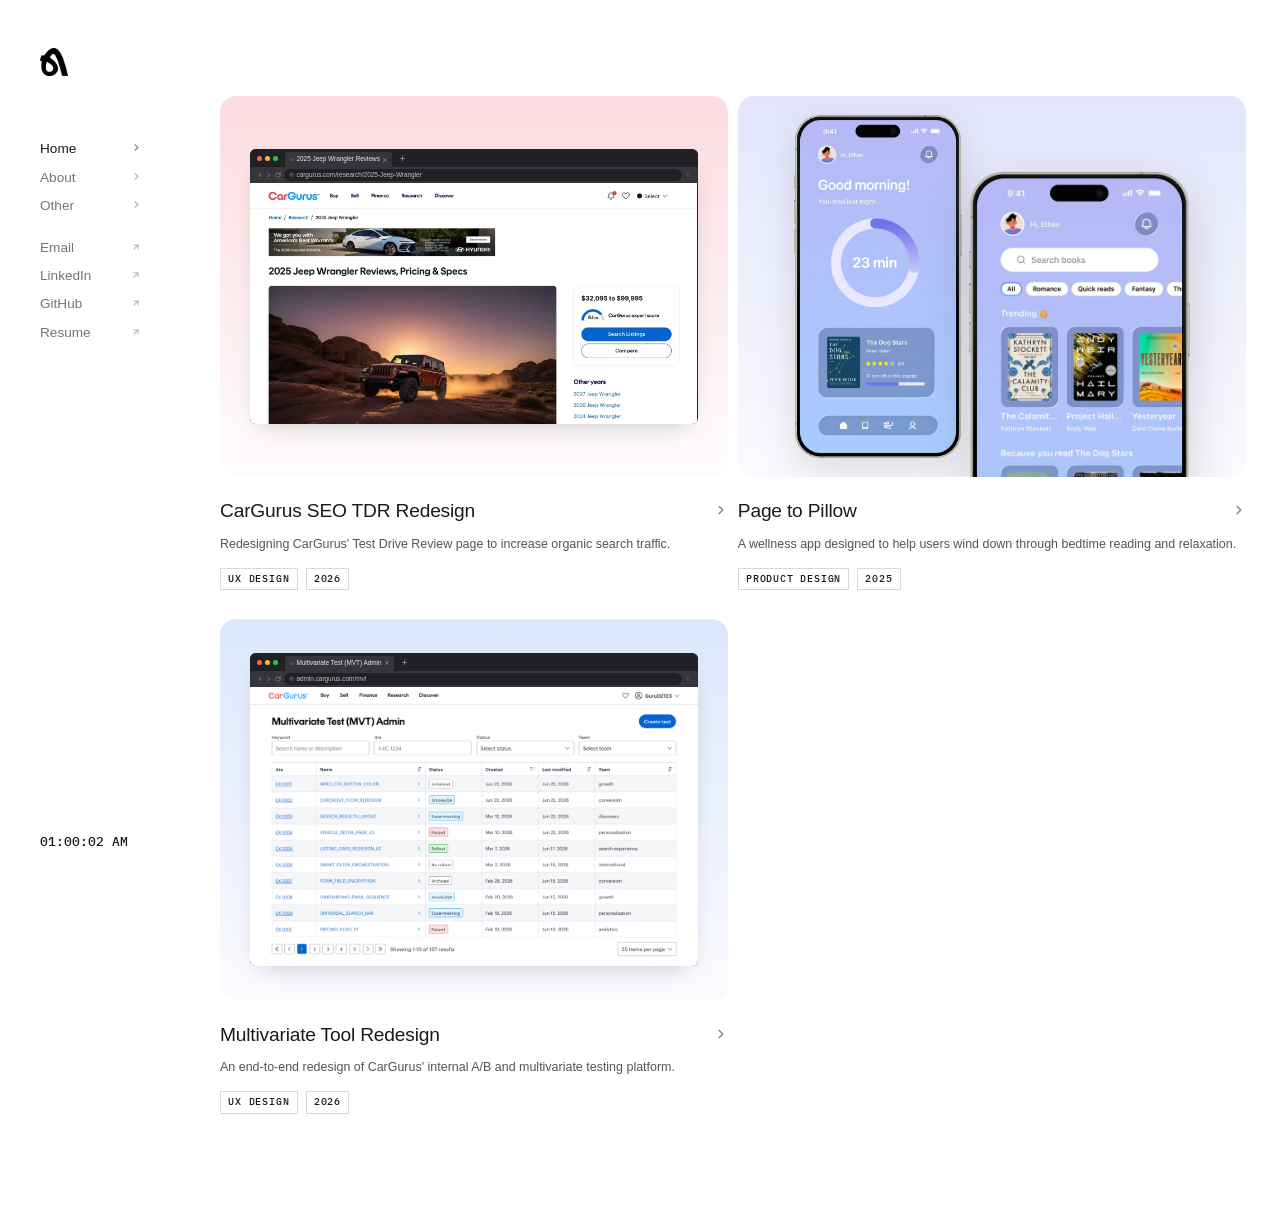
<file: index.html>
<!doctype html>
<html lang="en">
  <head>
    <meta charset="UTF-8" />
    <meta name="viewport" content="width=device-width, initial-scale=1.0" />
    <title>Ashley Yoon</title>

    <link rel="icon" type="image/png" href="/images/favicon.png" />
    <link rel="manifest" href="/images/site.webmanifest" />
    <link rel="stylesheet" href="styles.css" />
  </head>
  <body>
    <div class="custom-cursor"></div>

    <div class="layout">
      <!-- ===== LEFT SIDEBAR ===== -->
      <aside class="sidebar">
        <div class="sidebar-inner">
          <div class="sidebar-bio">
            <img src="/images/site-logo.png" alt="Ashley Yoon" class="sidebar-avatar" />
          </div>

          <nav class="sidebar-nav">
            <ul class="sidebar-list">
              <li>
                <a href="/" class="sidebar-link" aria-current="page">
                  <span class="sidebar-link-text">Home</span>
                  <span class="sidebar-arrow"><svg width="11" height="11" viewBox="0 0 24 24" fill="none" stroke="currentColor" stroke-width="2.5" stroke-linecap="round" stroke-linejoin="round"><polyline points="9 18 15 12 9 6"/></svg></span>
                </a>
              </li>
              <li>
                <a href="about.html" class="sidebar-link">
                  <span class="sidebar-link-text">About</span>
                  <span class="sidebar-arrow"><svg width="11" height="11" viewBox="0 0 24 24" fill="none" stroke="currentColor" stroke-width="2.5" stroke-linecap="round" stroke-linejoin="round"><polyline points="9 18 15 12 9 6"/></svg></span>
                </a>
              </li>
              <li>
                <a href="work.html" class="sidebar-link">
                  <span class="sidebar-link-text">Other</span>
                  <span class="sidebar-arrow"><svg width="11" height="11" viewBox="0 0 24 24" fill="none" stroke="currentColor" stroke-width="2.5" stroke-linecap="round" stroke-linejoin="round"><polyline points="9 18 15 12 9 6"/></svg></span>
                </a>
              </li>
            </ul>

            <ul class="sidebar-list">
              <li>
                <a href="mailto:yoon.ash@northeastern.edu" class="sidebar-link">
                  <span class="sidebar-link-text">Email</span>
                  <span class="sidebar-arrow"><svg width="10" height="10" viewBox="0 0 24 24" fill="none" stroke="currentColor" stroke-width="2.5" stroke-linecap="round" stroke-linejoin="round"><line x1="7" y1="17" x2="17" y2="7"/><polyline points="7 7 17 7 17 17"/></svg></span>
                </a>
              </li>
              <li>
                <a
                  href="https://www.linkedin.com/in/ashleyooon/"
                  target="_blank"
                  class="sidebar-link"
                >
                  <span class="sidebar-link-text">LinkedIn</span>
                  <span class="sidebar-arrow"><svg width="10" height="10" viewBox="0 0 24 24" fill="none" stroke="currentColor" stroke-width="2.5" stroke-linecap="round" stroke-linejoin="round"><line x1="7" y1="17" x2="17" y2="7"/><polyline points="7 7 17 7 17 17"/></svg></span>
                </a>
              </li>
              <li>
                <a
                  href="https://github.com/ashleyoon"
                  target="_blank"
                  class="sidebar-link"
                >
                  <span class="sidebar-link-text">GitHub</span>
                  <span class="sidebar-arrow"><svg width="10" height="10" viewBox="0 0 24 24" fill="none" stroke="currentColor" stroke-width="2.5" stroke-linecap="round" stroke-linejoin="round"><line x1="7" y1="17" x2="17" y2="7"/><polyline points="7 7 17 7 17 17"/></svg></span>
                </a>
              </li>
              <li>
                <a
                  href="images/ashley-yoon-resume.pdf"
                  target="_blank"
                  class="sidebar-link"
                >
                  <span class="sidebar-link-text">Resume</span>
                  <span class="sidebar-arrow"><svg width="10" height="10" viewBox="0 0 24 24" fill="none" stroke="currentColor" stroke-width="2.5" stroke-linecap="round" stroke-linejoin="round"><line x1="7" y1="17" x2="17" y2="7"/><polyline points="7 7 17 7 17 17"/></svg></span>
                </a>
              </li>
            </ul>
          </nav>

          <div class="sidebar-footer">
            <span class="live-time" id="liveTime"></span>
          </div>
        </div>
      </aside>

      <!-- ===== RIGHT PANEL ===== -->
      <main class="main-content">
        <!-- Work section -->
        <section id="work" class="content-block">
          <div class="projects-grid">
            <a href="project4.html" class="project-card">
              <div class="project-card-image project-card-image--contain project-card-image--cargurus">
                <div class="browser-frame">
                  <div class="browser-topbar">
                    <div class="browser-dots">
                      <span class="browser-dot browser-dot--red"></span>
                      <span class="browser-dot browser-dot--yellow"></span>
                      <span class="browser-dot browser-dot--green"></span>
                    </div>
                    <div class="browser-tab">
                      <img class="browser-tab-favicon" src="/images/cargurus-logo.png" alt="">
                      <span class="browser-tab-title">2025 Jeep Wrangler Reviews</span>
                      <svg class="browser-tab-close" viewBox="0 0 24 24" fill="none" stroke="currentColor" stroke-width="2.5" stroke-linecap="round"><line x1="6" y1="6" x2="18" y2="18"/><line x1="18" y1="6" x2="6" y2="18"/></svg>
                    </div>
                    <svg class="browser-tab-new" viewBox="0 0 24 24" fill="none" stroke="currentColor" stroke-width="2.5" stroke-linecap="round"><line x1="12" y1="5" x2="12" y2="19"/><line x1="5" y1="12" x2="19" y2="12"/></svg>
                  </div>
                  <div class="browser-toolbar">
                    <svg class="browser-nav-icon" viewBox="0 0 24 24" fill="none" stroke="currentColor" stroke-width="2.5" stroke-linecap="round" stroke-linejoin="round"><polyline points="15 6 9 12 15 18"/></svg>
                    <svg class="browser-nav-icon" viewBox="0 0 24 24" fill="none" stroke="currentColor" stroke-width="2.5" stroke-linecap="round" stroke-linejoin="round"><polyline points="9 6 15 12 9 18"/></svg>
                    <svg class="browser-nav-icon" viewBox="0 0 24 24" fill="none" stroke="currentColor" stroke-width="2.2" stroke-linecap="round" stroke-linejoin="round"><path d="M21 12a9 9 0 1 1-3-6.7"/><polyline points="21 3 21 9 15 9"/></svg>
                    <div class="browser-address-bar">
                      <svg viewBox="0 0 24 24" fill="none" stroke="currentColor" stroke-width="2" stroke-linecap="round" stroke-linejoin="round"><rect x="5" y="11" width="14" height="9" rx="2"/><path d="M8 11V7a4 4 0 0 1 8 0v4"/></svg>
                      <span>cargurus.com/research/2025-Jeep-Wrangler</span>
                    </div>
                    <svg class="browser-menu-icon" viewBox="0 0 24 24" fill="currentColor" stroke="none"><circle cx="12" cy="5" r="1.8"/><circle cx="12" cy="12" r="1.8"/><circle cx="12" cy="19" r="1.8"/></svg>
                  </div>
                  <div class="browser-screen">
                    <video autoplay muted loop playsinline preload="auto" fetchpriority="high" poster="/images/tdr-scroll-poster.webp">
                      <source src="/images/tdr-scroll.mp4" type="video/mp4">
                    </video>
                  </div>
                </div>
              </div>
              <div class="project-card-info">
                <div class="project-card-top">
                  <h3>CarGurus SEO TDR Redesign</h3>
                  <span class="project-card-arrow"><svg width="14" height="14" viewBox="0 0 24 24" fill="none" stroke="currentColor" stroke-width="2.5" stroke-linecap="round" stroke-linejoin="round"><polyline points="9 18 15 12 9 6"/></svg></span>
                </div>
                <p>
                  Redesigning CarGurus' Test Drive Review page to increase organic search traffic.
                </p>
                <div class="project-tags">
                  <span>UX Design</span>
                  <span>2026</span>
                </div>
              </div>
            </a>

            <a href="project1.html" class="project-card">
              <div class="project-card-image project-card-image--pillow">
                <div class="pillow-hero">
                  <img class="pillow-hero-home" src="/images/p2p-home-screen.webp" alt="Page to Pillow home screen">
                  <img class="pillow-hero-book" src="/images/p2p-book-screen.webp" alt="Page to Pillow books screen">
                </div>
              </div>
              <div class="project-card-info">
                <div class="project-card-top">
                  <h3>Page to Pillow</h3>
                  <span class="project-card-arrow"><svg width="14" height="14" viewBox="0 0 24 24" fill="none" stroke="currentColor" stroke-width="2.5" stroke-linecap="round" stroke-linejoin="round"><polyline points="9 18 15 12 9 6"/></svg></span>
                </div>
                <p>
                  A wellness app designed to help users wind down through
                  bedtime reading and relaxation.
                </p>
                <div class="project-tags">
                  <span>Product Design</span>
                  <span>2025</span>
                </div>
              </div>
            </a>

            <a href="project5.html" class="project-card">
              <div class="project-card-image project-card-image--contain project-card-image--workflow">
                <div class="browser-frame">
                  <div class="browser-topbar">
                    <div class="browser-dots">
                      <span class="browser-dot browser-dot--red"></span>
                      <span class="browser-dot browser-dot--yellow"></span>
                      <span class="browser-dot browser-dot--green"></span>
                    </div>
                    <div class="browser-tab">
                      <img class="browser-tab-favicon" src="/images/cargurus-logo.png" alt="">
                      <span class="browser-tab-title">Multivariate Test (MVT) Admin</span>
                      <svg class="browser-tab-close" viewBox="0 0 24 24" fill="none" stroke="currentColor" stroke-width="2.5" stroke-linecap="round"><line x1="6" y1="6" x2="18" y2="18"/><line x1="18" y1="6" x2="6" y2="18"/></svg>
                    </div>
                    <svg class="browser-tab-new" viewBox="0 0 24 24" fill="none" stroke="currentColor" stroke-width="2.5" stroke-linecap="round"><line x1="12" y1="5" x2="12" y2="19"/><line x1="5" y1="12" x2="19" y2="12"/></svg>
                  </div>
                  <div class="browser-toolbar">
                    <svg class="browser-nav-icon" viewBox="0 0 24 24" fill="none" stroke="currentColor" stroke-width="2.5" stroke-linecap="round" stroke-linejoin="round"><polyline points="15 6 9 12 15 18"/></svg>
                    <svg class="browser-nav-icon" viewBox="0 0 24 24" fill="none" stroke="currentColor" stroke-width="2.5" stroke-linecap="round" stroke-linejoin="round"><polyline points="9 6 15 12 9 18"/></svg>
                    <svg class="browser-nav-icon" viewBox="0 0 24 24" fill="none" stroke="currentColor" stroke-width="2.2" stroke-linecap="round" stroke-linejoin="round"><path d="M21 12a9 9 0 1 1-3-6.7"/><polyline points="21 3 21 9 15 9"/></svg>
                    <div class="browser-address-bar">
                      <svg viewBox="0 0 24 24" fill="none" stroke="currentColor" stroke-width="2" stroke-linecap="round" stroke-linejoin="round"><rect x="5" y="11" width="14" height="9" rx="2"/><path d="M8 11V7a4 4 0 0 1 8 0v4"/></svg>
                      <span>admin.cargurus.com/mvt</span>
                    </div>
                    <svg class="browser-menu-icon" viewBox="0 0 24 24" fill="currentColor" stroke="none"><circle cx="12" cy="5" r="1.8"/><circle cx="12" cy="12" r="1.8"/><circle cx="12" cy="19" r="1.8"/></svg>
                  </div>
                  <div class="browser-screen">
                    <img src="/images/mvt-after-overview.webp" alt="Redesigned MVT admin table">
                  </div>
                </div>
              </div>
              <div class="project-card-info">
                <div class="project-card-top">
                  <h3>Multivariate Tool Redesign</h3>
                  <span class="project-card-arrow"><svg width="14" height="14" viewBox="0 0 24 24" fill="none" stroke="currentColor" stroke-width="2.5" stroke-linecap="round" stroke-linejoin="round"><polyline points="9 18 15 12 9 6"/></svg></span>
                </div>
                <p>
                  An end-to-end redesign of CarGurus' internal A/B and multivariate testing platform.
                </p>
                <div class="project-tags">
                  <span>UX Design</span>
                  <span>2026</span>
                </div>
              </div>
            </a>

          </div>

    <!-- Lightbox -->
    <div class="lightbox" id="lightbox">
      <span class="lightbox-close" id="lightboxClose">&times;</span>
      <img class="lightbox-content" id="lightbox-img" alt="Enlarged view" />
    </div>

    <script>
      // Live clock
      function updateTime() {
        const el = document.getElementById("liveTime");
        if (el)
          el.textContent = new Date().toLocaleTimeString("en-US", {
            hour: "2-digit",
            minute: "2-digit",
            second: "2-digit",
          });
      }
      updateTime();
      setInterval(updateTime, 1000);

      // Custom cursor
      const cursor = document.querySelector(".custom-cursor");
      document.addEventListener("mousemove", (e) => {
        cursor.style.left = e.clientX + "px";
        cursor.style.top = e.clientY + "px";
      });
      document.querySelectorAll("a, button").forEach((el) => {
        el.addEventListener("mouseenter", () => cursor.classList.add("hover"));
        el.addEventListener("mouseleave", () =>
          cursor.classList.remove("hover"),
        );
      });

      // Smooth scroll for TOC links
      document.querySelectorAll('.sidebar-link[href^="#"]').forEach((link) => {
        link.addEventListener("click", (e) => {
          e.preventDefault();
          const target = document.querySelector(link.getAttribute("href"));
          if (target) target.scrollIntoView({ behavior: "smooth" });
        });
      });

      // Lightbox
      const lightbox = document.getElementById("lightbox");
      const lightboxImg = document.getElementById("lightbox-img");
      const lightboxClose = document.getElementById("lightboxClose");
      lightboxClose.addEventListener(
        "click",
        () => (lightbox.style.display = "none"),
      );
      lightbox.addEventListener("click", (e) => {
        if (e.target === lightbox) lightbox.style.display = "none";
      });
      document.addEventListener("keydown", (e) => {
        if (e.key === "Escape") lightbox.style.display = "none";
      });
    </script>
  </body>
</html>
</file>
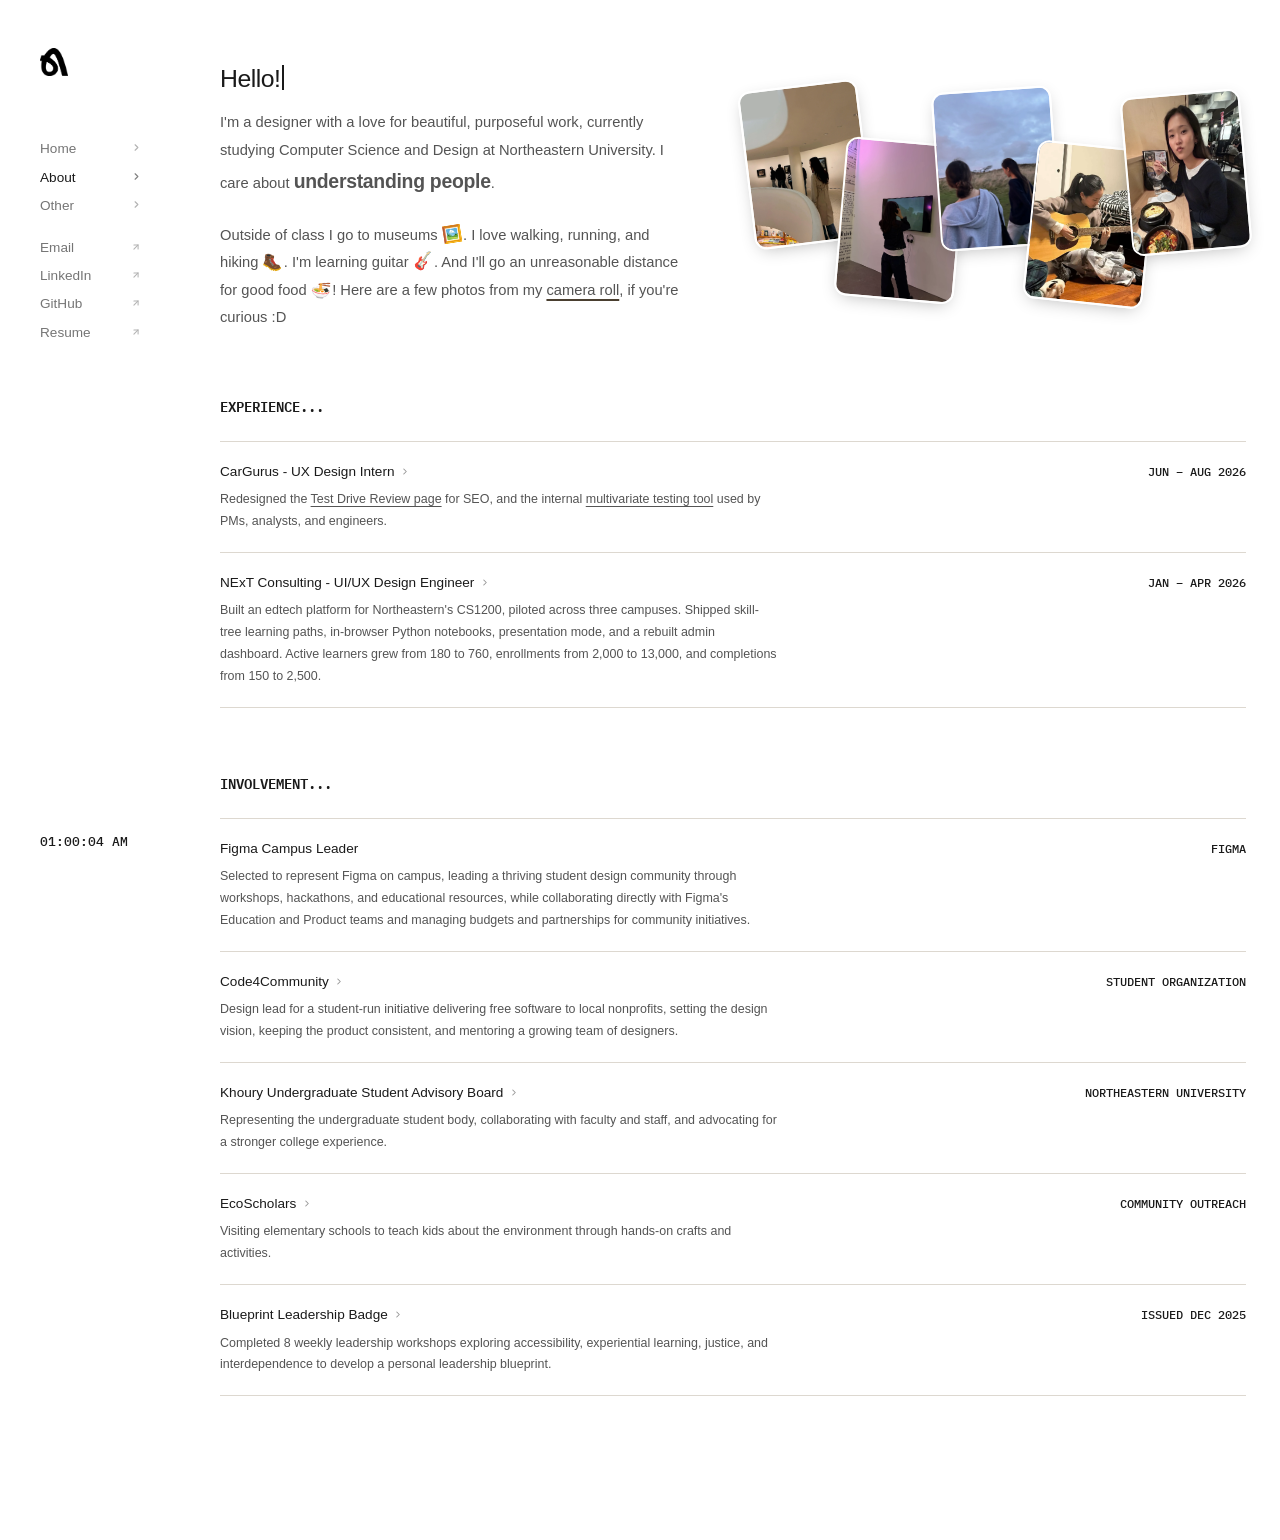
<file: about.html>
<!doctype html>
<html lang="en">
  <head>
    <meta charset="UTF-8" />
    <meta name="viewport" content="width=device-width, initial-scale=1.0" />
    <title>About - Ashley Yoon</title>
    <link rel="icon" type="image/png" href="/images/favicon.png" />
    <link rel="stylesheet" href="styles.css" />
  </head>
  <body>
    <div class="custom-cursor"></div>

    <div class="layout">
      <aside class="sidebar">
        <div class="sidebar-inner">
          <div class="sidebar-bio">
            <img src="/images/site-logo.png" alt="Ashley Yoon" class="sidebar-avatar" />
          </div>

          <nav class="sidebar-nav">
            <ul class="sidebar-list">
              <li>
                <a href="/" class="sidebar-link">
                  <span class="sidebar-link-text">Home</span>
                  <span class="sidebar-arrow"><svg width="11" height="11" viewBox="0 0 24 24" fill="none" stroke="currentColor" stroke-width="2.5" stroke-linecap="round" stroke-linejoin="round"><polyline points="9 18 15 12 9 6"/></svg></span>
                </a>
              </li>
              <li>
                <a href="about.html" class="sidebar-link" aria-current="page">
                  <span class="sidebar-link-text">About</span>
                  <span class="sidebar-arrow"><svg width="11" height="11" viewBox="0 0 24 24" fill="none" stroke="currentColor" stroke-width="2.5" stroke-linecap="round" stroke-linejoin="round"><polyline points="9 18 15 12 9 6"/></svg></span>
                </a>
              </li>
              <li>
                <a href="work.html" class="sidebar-link">
                  <span class="sidebar-link-text">Other</span>
                  <span class="sidebar-arrow"><svg width="11" height="11" viewBox="0 0 24 24" fill="none" stroke="currentColor" stroke-width="2.5" stroke-linecap="round" stroke-linejoin="round"><polyline points="9 18 15 12 9 6"/></svg></span>
                </a>
              </li>
            </ul>

            <ul class="sidebar-list">
              <li>
                <a href="mailto:yoon.ash@northeastern.edu" class="sidebar-link">
                  <span class="sidebar-link-text">Email</span>
                  <span class="sidebar-arrow"><svg width="10" height="10" viewBox="0 0 24 24" fill="none" stroke="currentColor" stroke-width="2.5" stroke-linecap="round" stroke-linejoin="round"><line x1="7" y1="17" x2="17" y2="7"/><polyline points="7 7 17 7 17 17"/></svg></span>
                </a>
              </li>
              <li>
                <a
                  href="https://www.linkedin.com/in/ashleyooon/"
                  target="_blank"
                  class="sidebar-link"
                >
                  <span class="sidebar-link-text">LinkedIn</span>
                  <span class="sidebar-arrow"><svg width="10" height="10" viewBox="0 0 24 24" fill="none" stroke="currentColor" stroke-width="2.5" stroke-linecap="round" stroke-linejoin="round"><line x1="7" y1="17" x2="17" y2="7"/><polyline points="7 7 17 7 17 17"/></svg></span>
                </a>
              </li>
              <li>
                <a
                  href="https://github.com/ashleyoon"
                  target="_blank"
                  class="sidebar-link"
                >
                  <span class="sidebar-link-text">GitHub</span>
                  <span class="sidebar-arrow"><svg width="10" height="10" viewBox="0 0 24 24" fill="none" stroke="currentColor" stroke-width="2.5" stroke-linecap="round" stroke-linejoin="round"><line x1="7" y1="17" x2="17" y2="7"/><polyline points="7 7 17 7 17 17"/></svg></span>
                </a>
              </li>
              <li>
                <a
                  href="/images/ashley-yoon-resume.pdf"
                  target="_blank"
                  class="sidebar-link"
                >
                  <span class="sidebar-link-text">Resume</span>
                  <span class="sidebar-arrow"><svg width="10" height="10" viewBox="0 0 24 24" fill="none" stroke="currentColor" stroke-width="2.5" stroke-linecap="round" stroke-linejoin="round"><line x1="7" y1="17" x2="17" y2="7"/><polyline points="7 7 17 7 17 17"/></svg></span>
                </a>
              </li>
            </ul>
          </nav>

          <div class="sidebar-footer">
            <span class="live-time" id="liveTime"></span>
          </div>
        </div>
      </aside>
      <main class="main-content">
        <div class="subpage-inner">

        <div class="about-intro" style="margin-bottom: 4rem">
          <div class="about-blurb">
            <p class="greeting" aria-label="Hello">
              <span class="greeting-word" id="greetingWord" aria-hidden="true">Hello!</span>
            </p>
            <p>
              I'm a designer with a love for beautiful, purposeful work,
              currently studying Computer Science and Design at Northeastern
              University. I care about
              <span class="em-big">understanding people</span>.
            </p>
            <br />
            <p>
              Outside of class I go to museums
              <span class="em-icon" aria-hidden="true">🖼️</span>. I love
              walking, running, and hiking
              <span class="em-icon em-icon--r" aria-hidden="true">🥾</span>. I'm
              learning guitar
              <span class="em-icon" aria-hidden="true">🎸</span>. And I'll go an
              unreasonable distance for good food
              <span class="em-icon em-icon--r" aria-hidden="true">🍜</span>! Here are a
              few photos from my <button type="button" class="em-ul em-ul--btn" id="cameraRollLink">camera roll</button>, if
              you're curious :D
            </p>
          </div>
          <div class="about-collage">
            <img src="/images/about-museum.webp" alt="Ashley at a museum" />
            <img src="/images/about-music.webp" alt="Ashley at a sound and light installation" />
            <img src="/images/about-hiking.webp" alt="Ashley hiking at dusk" />
            <img src="/images/about-guitar.webp" alt="Ashley playing guitar" />
            <img src="/images/about-food.webp" alt="Ashley out for a meal" />
          </div>
        </div>

        <div class="extracurriculars">
          <p
            class="sidebar-section-label"
            style="
              margin-bottom: 1.5rem;
              font-size: 0.85rem;
              text-transform: uppercase;
              letter-spacing: 0;
              font-family: &quot;IBM Plex Mono&quot;, monospace;
            "
          >
            Experience...
          </p>

          <div class="extra-item">
            <div class="extra-header">
              <a
                href="https://www.cargurus.com/"
                target="_blank"
                class="extra-title extra-link"
                >CarGurus - UX Design Intern<span class="extra-arrow" aria-hidden="true"><svg width="10" height="10" viewBox="0 0 24 24" fill="none" stroke="currentColor" stroke-width="2.5" stroke-linecap="round" stroke-linejoin="round"><polyline points="9 18 15 12 9 6"/></svg></span></a
              >
              <span class="extra-tag">Jun &ndash; Aug 2026</span>
            </div>
            <p class="extra-desc">
              Redesigned the
              <a href="/project4.html" class="extra-link">Test Drive Review
              page</a> for SEO, and the internal
              <a href="/project5.html" class="extra-link">multivariate testing
              tool</a> used by PMs, analysts, and engineers.
            </p>
          </div>

          <div class="extra-item">
            <div class="extra-header">
              <a
                href="https://www.nunext.dev/"
                target="_blank"
                class="extra-title extra-link"
                >NExT Consulting - UI/UX Design Engineer<span class="extra-arrow" aria-hidden="true"><svg width="10" height="10" viewBox="0 0 24 24" fill="none" stroke="currentColor" stroke-width="2.5" stroke-linecap="round" stroke-linejoin="round"><polyline points="9 18 15 12 9 6"/></svg></span></a
              >
              <span class="extra-tag">Jan &ndash; Apr 2026</span>
            </div>
            <p class="extra-desc">
              Built an edtech platform for Northeastern's CS1200, piloted
              across three campuses. Shipped skill-tree learning paths,
              in-browser Python notebooks, presentation mode, and a rebuilt
              admin dashboard. Active learners grew from 180 to 760,
              enrollments from 2,000 to 13,000, and completions from 150 to
              2,500.
            </p>
          </div>
        </div>

        <div class="extracurriculars">
          <p
            class="sidebar-section-label"
            style="
              margin-bottom: 1.5rem;
              font-size: 0.85rem;
              text-transform: uppercase;
              letter-spacing: 0;
              font-family: &quot;IBM Plex Mono&quot;, monospace;
            "
          >
            Involvement...
          </p>

          <div class="extra-item">
            <div class="extra-header">
              <span class="extra-title">Figma Campus Leader</span>
              <span class="extra-tag">Figma</span>
            </div>
            <p class="extra-desc">
              Selected to represent Figma on campus, leading a thriving
              student design community through workshops, hackathons, and
              educational resources, while collaborating directly with
              Figma's Education and Product teams and managing budgets and
              partnerships for community initiatives.
            </p>
          </div>

          <div class="extra-item">
            <div class="extra-header">
              <a
                href="https://www.c4cneu.com/"
                target="_blank"
                class="extra-title extra-link"
                >Code4Community<span class="extra-arrow" aria-hidden="true"><svg width="10" height="10" viewBox="0 0 24 24" fill="none" stroke="currentColor" stroke-width="2.5" stroke-linecap="round" stroke-linejoin="round"><polyline points="9 18 15 12 9 6"/></svg></span></a
              >
              <span class="extra-tag">Student Organization</span>
            </div>
            <p class="extra-desc">
              Design lead for a student-run initiative delivering free
              software to local nonprofits, setting the design vision, keeping
              the product consistent, and mentoring a growing team of
              designers.
            </p>
          </div>

          <div class="extra-item">
            <div class="extra-header">
              <a
                href="https://www.khoury.northeastern.edu/current-undergraduate-students/khoury-undergraduate-student-advisory-board/"
                target="_blank"
                class="extra-title extra-link"
                >Khoury Undergraduate Student Advisory Board<span class="extra-arrow" aria-hidden="true"><svg width="10" height="10" viewBox="0 0 24 24" fill="none" stroke="currentColor" stroke-width="2.5" stroke-linecap="round" stroke-linejoin="round"><polyline points="9 18 15 12 9 6"/></svg></span></a
              >
              <span class="extra-tag">Northeastern University</span>
            </div>
            <p class="extra-desc">
              Representing the undergraduate student body, collaborating with
              faculty and staff, and advocating for a stronger college
              experience.
            </p>
          </div>

          <div class="extra-item">
            <div class="extra-header">
              <a
                href="https://coe.northeastern.edu/orgs/ecoscholars/"
                target="_blank"
                class="extra-title extra-link"
                >EcoScholars<span class="extra-arrow" aria-hidden="true"><svg width="10" height="10" viewBox="0 0 24 24" fill="none" stroke="currentColor" stroke-width="2.5" stroke-linecap="round" stroke-linejoin="round"><polyline points="9 18 15 12 9 6"/></svg></span></a
              >
              <span class="extra-tag">Community Outreach</span>
            </div>
            <p class="extra-desc">
              Visiting elementary schools to teach kids about the environment
              through hands-on crafts and activities.
            </p>
          </div>

          <div class="extra-item">
            <div class="extra-header">
              <a
                href="https://northeastern.badges.parchment.com/public/credentials/CAGBrN7ETLmg2yQs7buxiQ?identity__email=yoon.ash@northeastern.edu"
                target="_blank"
                class="extra-title extra-link"
                >Blueprint Leadership Badge<span class="extra-arrow" aria-hidden="true"><svg width="10" height="10" viewBox="0 0 24 24" fill="none" stroke="currentColor" stroke-width="2.5" stroke-linecap="round" stroke-linejoin="round"><polyline points="9 18 15 12 9 6"/></svg></span></a
              >
              <span class="extra-tag">Issued Dec 2025</span>
            </div>
            <p class="extra-desc">
              Completed 8 weekly leadership workshops exploring accessibility,
              experiential learning, justice, and interdependence to develop a
              personal leadership blueprint.
            </p>
          </div>
        </div>
        </div>
      </main>
    </div>

    <!-- Lightbox -->
    <div class="photo-lb" id="photoLb" role="dialog" aria-modal="true" aria-label="Photo gallery">
      <button class="photo-lb__close" type="button" aria-label="Close">
        <svg viewBox="0 0 24 24" fill="none" stroke="currentColor" stroke-width="2.2" stroke-linecap="round" aria-hidden="true">
          <line x1="6" y1="6" x2="18" y2="18"/><line x1="18" y1="6" x2="6" y2="18"/>
        </svg>
      </button>

      <button class="photo-lb__nav photo-lb__nav--prev" type="button" aria-label="Previous photo">
        <svg viewBox="0 0 24 24" fill="none" stroke="currentColor" stroke-width="2" stroke-linecap="round" stroke-linejoin="round" aria-hidden="true">
          <polyline points="15 6 9 12 15 18"/>
        </svg>
      </button>

      <div class="photo-lb__stage" id="photoLbStage"></div>

      <button class="photo-lb__nav photo-lb__nav--next" type="button" aria-label="Next photo">
        <svg viewBox="0 0 24 24" fill="none" stroke="currentColor" stroke-width="2" stroke-linecap="round" stroke-linejoin="round" aria-hidden="true">
          <polyline points="9 6 15 12 9 18"/>
        </svg>
      </button>

    </div>

    <script src="/sound.js" defer></script>
    <script>
      // Live clock in the sidebar footer
      function updateTime() {
        const el = document.getElementById("liveTime");
        if (el)
          el.textContent = new Date().toLocaleTimeString("en-US", {
            hour: "2-digit",
            minute: "2-digit",
            second: "2-digit",
          });
      }
      updateTime();
      setInterval(updateTime, 1000);

      const cursor = document.querySelector(".custom-cursor");
      document.addEventListener("mousemove", (e) => {
        cursor.style.left = e.clientX + "px";
        cursor.style.top = e.clientY + "px";
      });
      document.querySelectorAll("a, button").forEach((el) => {
        el.addEventListener("mouseenter", () => cursor.classList.add("hover"));
        el.addEventListener("mouseleave", () =>
          cursor.classList.remove("hover"),
        );
      });
    
      // Photo gallery. A rail of three cells, previous, current and next,
      // springs sideways so the neighbours peek in at the edges. Arrows,
      // keys and swipe all drive it.
      (function () {
        const root = document.getElementById("photoLb");
        const stage = document.getElementById("photoLbStage");
        const photos = [...document.querySelectorAll(".about-collage img")];
        if (!root || !photos.length) return;

        const SLIDE = 600; // ms, matches the CSS spring
        const PEEK = 74;   // px of each neighbour left showing
        const reduced = window.matchMedia("(prefers-reduced-motion: reduce)").matches;
        const sound = (kind) => window.siteSound && window.siteSound.boop(kind);
        const mod = (n, m) => ((n % m) + m) % m;

        const rail = document.createElement("div");
        rail.className = "photo-lb__rail";
        stage.appendChild(rail);

        let index = 0;
        let cellW = 0;
        let busy = false;
        let lastFocused = null;

        // Cell width is derived from the centred photo rather than the stage.
        // The photos are portrait, so they are much narrower than the stage,
        // and a percentage-based cell would park the neighbours just out of
        // sight. Solving for the peek keeps it the same at any window size.
        function measure() {
          const stageW = stage.clientWidth;
          const mid = rail.querySelector(".photo-lb__cell.is-mid .photo-lb__img");
          // the centred photo sits at scale 1, so its box is its true width
          const imgW = mid && mid.getBoundingClientRect().width
            ? mid.getBoundingClientRect().width
            : stageW * 0.6;
          // neighbour inner edge = cellW - (scaled half width); want that
          // PEEK inside the stage edge
          let w = stageW / 2 - PEEK + 0.42 * imgW;
          w = Math.max(w, imgW + 28);  // never squeeze the centred photo
          w = Math.min(w, stageW);     // never push neighbours fully away
          cellW = Math.round(w);
          rail.querySelectorAll(".photo-lb__cell").forEach((c) => {
            c.style.width = cellW + "px";
          });
        }

        // re-run once the centred photo has real dimensions to measure
        function relayout() {
          measure();
          rail.style.transition = "none";
          rail.style.transform = "translateX(" + offset(1) + "px)";
          void rail.offsetWidth;
          rail.style.transition = "";
        }

        // rail sits at left:50%, so centring cell k means shifting it back
        // by its own half plus every cell before it
        function offset(k) {
          return -((k + 0.5) * cellW);
        }

        function paint() {
          rail.innerHTML = "";
          [-1, 0, 1].forEach((o) => {
            const cell = document.createElement("div");
            cell.className = "photo-lb__cell" + (o === 0 ? " is-mid" : "");
            const im = document.createElement("img");
            im.className = "photo-lb__img";
            im.src = photos[mod(index + o, photos.length)].src;
            im.alt = "";
            im.draggable = false;
            if (o === 0) im.addEventListener("load", relayout, { once: true });
            cell.appendChild(im);
            rail.appendChild(cell);
          });
          measure();
          rail.style.transition = "none";
          rail.style.transform = "translateX(" + offset(1) + "px)";
          // force the browser to take the jump before transitions resume
          void rail.offsetWidth;
          rail.style.transition = "";
        }

        function step(dir) {
          if (busy) return; // ignore input mid-slide
          busy = true;
          sound("tick");

          if (reduced) {
            index = mod(index + dir, photos.length);
            paint();
            busy = false;
            return;
          }

          rail.style.transform = "translateX(" + offset(1 + dir) + "px)";
          rail.querySelectorAll(".photo-lb__cell").forEach((c, n) => {
            c.classList.toggle("is-mid", n === 1 + dir);
          });

          setTimeout(() => {
            index = mod(index + dir, photos.length);
            paint();
            busy = false;
          }, SLIDE);
        }

        function open(i) {
          lastFocused = document.activeElement;
          index = i;
          paint();
          root.classList.add("is-open");
          document.body.style.overflow = "hidden";
          sound("open");
          root.querySelector(".photo-lb__close").focus();
        }

        function close() {
          if (!root.classList.contains("is-open")) return;
          sound("close");
          root.classList.remove("is-open");
          document.body.style.overflow = "";
          if (lastFocused) lastFocused.focus();
        }

        photos.forEach((img, i) => img.addEventListener("click", () => open(i)));

        const rollLink = document.getElementById("cameraRollLink");
        if (rollLink) rollLink.addEventListener("click", () => open(0));

        root.querySelector(".photo-lb__nav--prev").addEventListener("click", () => step(-1));
        root.querySelector(".photo-lb__nav--next").addEventListener("click", () => step(1));
        root.querySelector(".photo-lb__close").addEventListener("click", close);
        root.addEventListener("click", (e) => {
          // the controls handle themselves
          if (e.target.closest(".photo-lb__nav, .photo-lb__close")) return;

          // a tap on a neighbour brings it to the centre
          const img = e.target.closest(".photo-lb__img");
          if (img) {
            const cell = img.closest(".photo-lb__cell");
            if (cell && !cell.classList.contains("is-mid")) {
              const cells = [...rail.querySelectorAll(".photo-lb__cell")];
              step(cells.indexOf(cell) - 1);
            }
            return; // the centred photo is not a close target
          }

          // anything else, backdrop, stage, rail, or the empty part of a
          // cell, closes. The cells cover most of the stage now, so testing
          // the target type is the only reliable way to catch a tap out.
          close();
        });

        document.addEventListener("keydown", (e) => {
          if (!root.classList.contains("is-open")) return;
          if (e.key === "Escape") close();
          else if (e.key === "ArrowRight") { e.preventDefault(); step(1); }
          else if (e.key === "ArrowLeft") { e.preventDefault(); step(-1); }
        });

        // swipe
        let x0 = null, y0 = null;
        stage.addEventListener("touchstart", (e) => {
          x0 = e.touches[0].clientX;
          y0 = e.touches[0].clientY;
        }, { passive: true });
        stage.addEventListener("touchend", (e) => {
          if (x0 === null) return;
          const dx = e.changedTouches[0].clientX - x0;
          const dy = e.changedTouches[0].clientY - y0;
          // horizontal intent only, so a vertical scroll is not hijacked
          if (Math.abs(dx) > 45 && Math.abs(dx) > Math.abs(dy)) step(dx < 0 ? 1 : -1);
          x0 = y0 = null;
        }, { passive: true });

        // keep the rail centred when the window changes size
        window.addEventListener("resize", () => {
          if (!root.classList.contains("is-open") || busy) return;
          const t = rail.style.transition;
          rail.style.transition = "none";
          measure();
          rail.style.transform = "translateX(" + offset(1) + "px)";
          void rail.offsetWidth;
          rail.style.transition = t;
        });
      })();

      // Greeting types itself out in a few languages. Static for anyone who
      // has asked for less motion, and for anyone without JS, since the
      // markup ships with "Hello!" already in place.
      (function () {
        var el = document.getElementById("greetingWord");
        if (!el) return;
        if (window.matchMedia("(prefers-reduced-motion: reduce)").matches) return;

        var greetings = [
          "Hello!",
          "\uc548\ub155\ud558\uc138\uc694!",
          "\u00a1Hola!",
          "Bonjour!",
          "\u4f60\u597d!",
          "\u3053\u3093\u306b\u3061\u306f!",
          "Ol\u00e1!",
          "Hallo!",
          "Ciao!",
          "\u0928\u092e\u0938\u094d\u0924\u0947!"
        ];

        var TYPE = 85;     // per character going in
        var ERASE = 40;    // coming out, faster, the way real typing feels
        var HOLD = 1700;   // rest on the finished word
        var GAP = 320;     // beat before the next one starts

        var i = 0, n = greetings[0].length;

        el.classList.add("is-typing");

        function step() {
          var word = greetings[i];
          if (n < word.length) {
            n++;
            el.textContent = word.slice(0, n);
            setTimeout(step, TYPE);
          } else {
            setTimeout(erase, HOLD);
          }
        }

        function erase() {
          if (n > 0) {
            n--;
            el.textContent = greetings[i].slice(0, n);
            setTimeout(erase, ERASE);
          } else {
            i = (i + 1) % greetings.length;
            setTimeout(step, GAP);
          }
        }

        setTimeout(erase, HOLD);
      })();
    </script>
  </body>
</html>
</file>
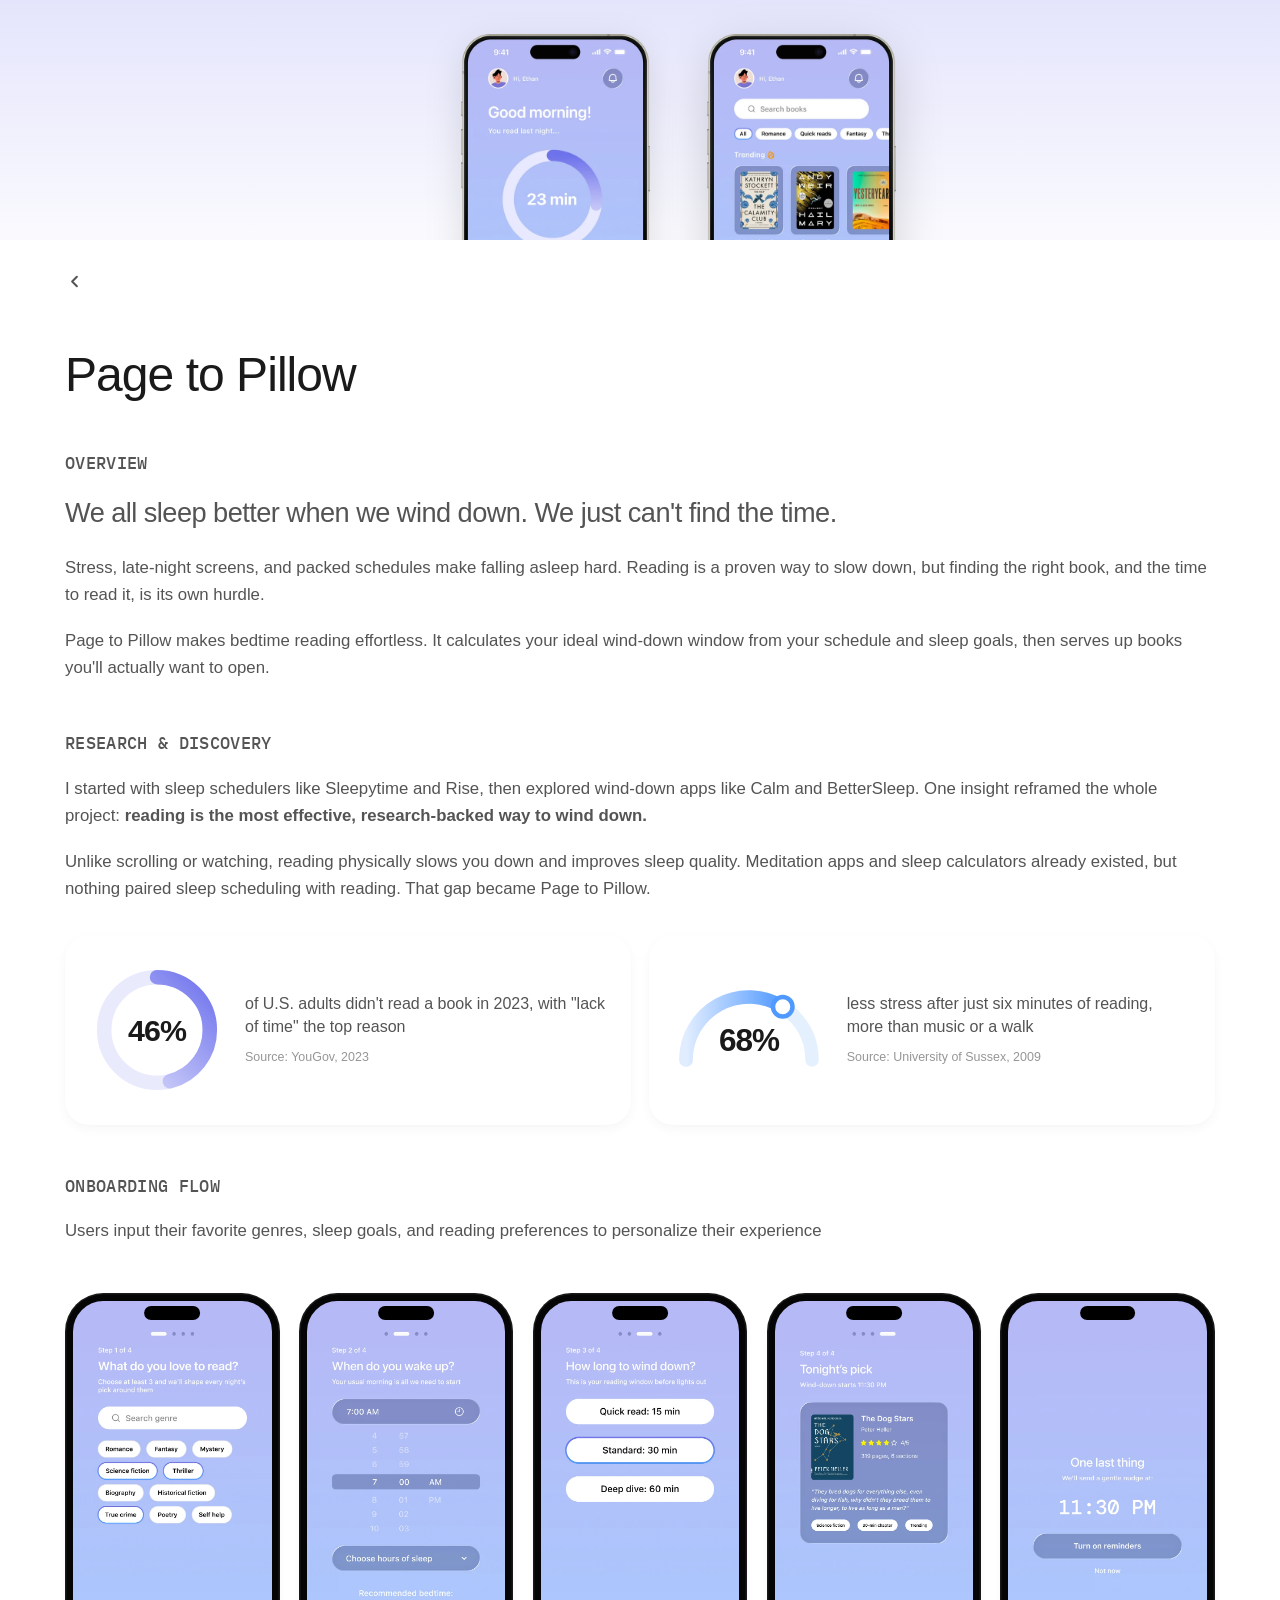
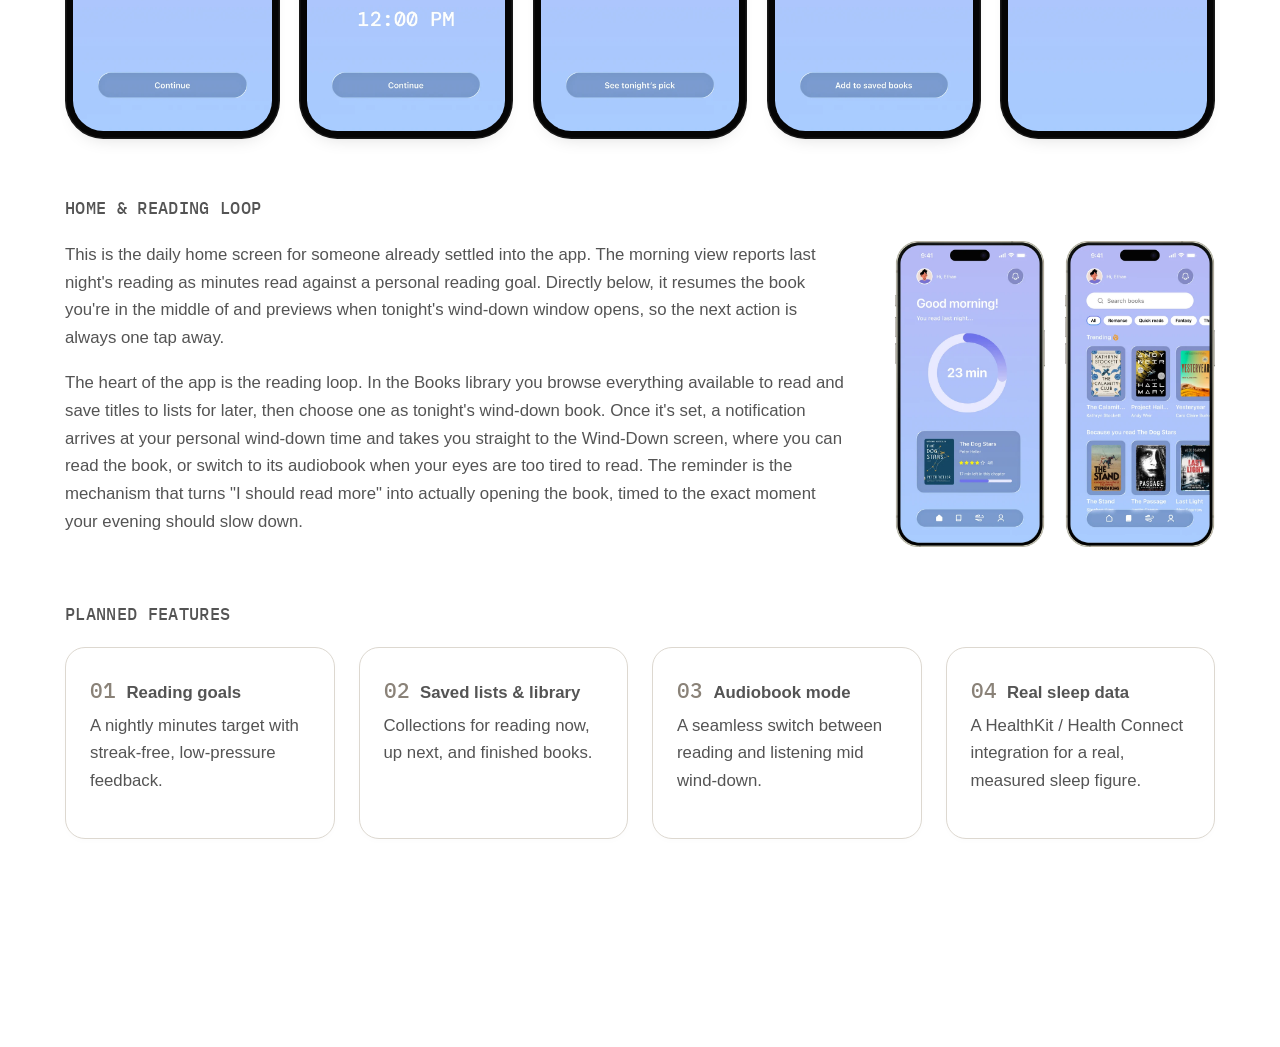
<file: project1.html>
<!DOCTYPE html>
<html lang="en">
<head>
    <meta charset="UTF-8">
    <meta name="viewport" content="width=device-width, initial-scale=1.0">
    <title>Page to Pillow - Ashley Yoon</title>
    <link rel="icon" type="image/png" href="/images/favicon.png" />
    <link rel="stylesheet" href="styles.css">
</head>
<body>
    <div class="custom-cursor"></div>

    <!-- Full-bleed banner -->
    <div class="project-banner project-banner--pillow">
        <div class="pillow-hero">
            <img class="pillow-hero-home" src="images/p2p-home-screen.webp" alt="Page to Pillow home screen">
            <img class="pillow-hero-book" src="images/p2p-book-screen.webp" alt="Page to Pillow books screen">
        </div>
    </div>

    <div class="about-page">
      <div class="about-page-inner">
        <div class="project-detail-inner">
          <!-- Back Button -->
          <a href="/" class="back-button back-button--circle" aria-label="Back to home">
              <svg viewBox="0 0 24 24" fill="none" stroke="currentColor" stroke-width="2.5" stroke-linecap="round" stroke-linejoin="round"><polyline points="15 6 9 12 15 18"/></svg>
          </a>

          <!-- Project Header -->
          <div class="project-detail-header">
              <h1>Page to Pillow</h1>
          </div>

          <!-- Project Content -->
          <div class="project-detail-content">
              <!-- Overview Section -->
              <section class="content-section">
                  <h2>Overview</h2>
                  <p class="lead">We all sleep better when we wind down. We just can't find the time.</p>
                  <p>Stress, late-night screens, and packed schedules make falling asleep hard. Reading is a proven way to slow down, but finding the right book, and the time to read it, is its own hurdle.</p>
                  <p>Page to Pillow makes bedtime reading effortless. It calculates your ideal wind-down window from your schedule and sleep goals, then serves up books you'll actually want to open.</p>
              </section>

              <!-- Research & Discovery -->
              <section class="content-section">
                  <h2>Research & Discovery</h2>
                  <p>I started with sleep schedulers like Sleepytime and Rise, then explored wind-down apps like Calm and BetterSleep. One insight reframed the whole project: <strong>reading is the most effective, research-backed way to wind down.</strong></p>

                  <p>Unlike scrolling or watching, reading physically slows you down and improves sleep quality. Meditation apps and sleep calculators already existed, but nothing paired sleep scheduling with reading. That gap became Page to Pillow.</p>

                  <div class="stat-cards">
                      <!-- Reading Gap: progress ring at 46% -->
                      <div class="stat-card">
                          <div class="stat-viz">
                              <svg class="viz-ring" viewBox="0 0 100 100" role="img" aria-label="46 percent">
                                  <defs>
                                      <linearGradient id="ringGrad1" x1="0" y1="0" x2="1" y2="1">
                                          <stop offset="0" stop-color="#E4E5FC"/><stop offset="1" stop-color="#6E72EC"/>
                                      </linearGradient>
                                  </defs>
                                  <circle cx="50" cy="50" r="40" fill="none" stroke="rgba(110, 114, 236, 0.15)" stroke-width="11"/>
                                  <circle cx="50" cy="50" r="40" fill="none" stroke="url(#ringGrad1)" stroke-width="11"
                                      stroke-linecap="round" stroke-dasharray="115.6 251.3" transform="rotate(-90 50 50)"/>
                                  <text x="50" y="50" text-anchor="middle" dominant-baseline="central" class="viz-num" font-size="23">46%</text>
                              </svg>
                          </div>
                          <div class="stat-text">
                              <div class="stat-label">of U.S. adults didn't read a book in 2023, with "lack of time" the top reason</div>
                              <div class="stat-source">Source: YouGov, 2023</div>
                          </div>
                      </div>

                      <!-- Stress Relief: semicircular gauge at 68% -->
                      <div class="stat-card">
                          <div class="stat-viz">
                              <svg class="viz-gauge" viewBox="0 0 100 60" role="img" aria-label="68 percent">
                                  <defs>
                                      <linearGradient id="gaugeGrad" x1="0" y1="0" x2="1" y2="0">
                                          <stop offset="0" stop-color="#E1EDFF"/><stop offset="1" stop-color="#5099FF"/>
                                      </linearGradient>
                                  </defs>
                                  <path d="M8,50 A42,42 0 0 1 92,50" fill="none" stroke="rgba(80, 153, 255, 0.15)" stroke-width="9" stroke-linecap="round"/>
                                  <path d="M8,50 A42,42 0 0 1 72.5,14.5" fill="none" stroke="url(#gaugeGrad)" stroke-width="9" stroke-linecap="round"/>
                                  <circle cx="72.5" cy="14.5" r="6.5" fill="#fff" stroke="#5099FF" stroke-width="3"/>
                                  <text x="50" y="44" text-anchor="middle" class="viz-num" font-size="21">68%</text>
                              </svg>
                          </div>
                          <div class="stat-text">
                              <div class="stat-label">less stress after just six minutes of reading, more than music or a walk</div>
                              <div class="stat-source">Source: University of Sussex, 2009</div>
                          </div>
                      </div>

                  </div>
              </section>

              <!-- Onboarding Images Grid -->
              <section class="content-section">
              <h2>Onboarding Flow</h2>
              <p>Users input their favorite genres, sleep goals, and reading preferences to personalize their experience</p>
              </section>

              <div class="onboarding-images-grid">
              <div class="onboarding-item">
              <div class="phone-frame">
              <div class="phone-notch"></div>
              <div class="phone-screen">
              <img src="images/p2p-onboarding-1.webp" alt="Reading preferences selection">
              </div>
              </div>
              </div>
              <div class="onboarding-item">
              <div class="phone-frame">
              <div class="phone-notch"></div>
              <div class="phone-screen">
              <img src="images/p2p-onboarding-2.webp" alt="Wake-up time and sleep goal">
              </div>
              </div>
              </div>
              <div class="onboarding-item">
              <div class="phone-frame">
              <div class="phone-notch"></div>
              <div class="phone-screen">
              <img src="images/p2p-onboarding-3.webp" alt="Wind-down duration">
              </div>
              </div>
              </div>
              <div class="onboarding-item">
              <div class="phone-frame">
              <div class="phone-notch"></div>
              <div class="phone-screen">
              <img src="images/p2p-onboarding-4.webp" alt="Tonight's pick">
              </div>
              </div>
              </div>
              <div class="onboarding-item">
              <div class="phone-frame">
              <div class="phone-notch"></div>
              <div class="phone-screen">
              <img src="images/p2p-onboarding-5.webp" alt="Reminder setup">
              </div>
              </div>
              </div>
              </div>

              <section class="content-section">
              <h2>Home & Reading Loop</h2>
              <div class="split-with-phones">
              <div class="split-text">
              <p>This is the daily home screen for someone already settled into the app. The morning view reports last night's reading as minutes read against a personal reading goal. Directly below, it resumes the book you're in the middle of and previews when tonight's wind-down window opens, so the next action is always one tap away.</p>
              <p>The heart of the app is the reading loop. In the Books library you browse everything available to read and save titles to lists for later, then choose one as tonight's wind-down book. Once it's set, a notification arrives at your personal wind-down time and takes you straight to the Wind-Down screen, where you can read the book, or switch to its audiobook when your eyes are too tired to read. The reminder is the mechanism that turns "I should read more" into actually opening the book, timed to the exact moment your evening should slow down.</p>
              </div>
              <div class="split-phones">
              <img src="images/p2p-home-screen.webp" alt="Home screen with reading progress and wind-down window">
              <img src="images/p2p-book-screen.webp" alt="Books library for browsing and saving titles">
              </div>
              </div>
              </section>

              <section class="content-section">
              <h2>Planned Features</h2>
              <div class="features-grid">
              <div class="feature-item">
              <h3>Reading goals</h3>
              <p>A nightly minutes target with streak-free, low-pressure feedback.</p>
              </div>
              <div class="feature-item">
              <h3>Saved lists & library</h3>
              <p>Collections for reading now, up next, and finished books.</p>
              </div>
              <div class="feature-item">
              <h3>Audiobook mode</h3>
              <p>A seamless switch between reading and listening mid wind-down.</p>
              </div>
              <div class="feature-item">
              <h3>Real sleep data</h3>
              <p>A HealthKit / Health Connect integration for a real, measured sleep figure.</p>
              </div>
              </div>
              </section>

          </div>
        </div>


      </div>
    </div>

    <!-- Lightbox -->
    <div class="lightbox" id="lightbox">
        <span class="lightbox-close">&times;</span>
        <img class="lightbox-content" id="lightbox-img" alt="Enlarged view">
    </div>

    <script>
        // Live clock
        function updateTime() {
            const el = document.getElementById('liveTime');
            if (el) el.textContent = new Date().toLocaleTimeString('en-US', { hour: '2-digit', minute: '2-digit', second: '2-digit' });
        }
        updateTime();
        setInterval(updateTime, 1000);

        // Custom cursor
        const cursor = document.querySelector('.custom-cursor');

        document.addEventListener('mousemove', (e) => {
            cursor.style.left = e.clientX + 'px';
            cursor.style.top = e.clientY + 'px';
        });

        document.querySelectorAll('a, button, .lightbox-close').forEach(element => {
            element.addEventListener('mouseenter', () => cursor.classList.add('hover'));
            element.addEventListener('mouseleave', () => cursor.classList.remove('hover'));
        });

        // Lightbox functionality
        const lightbox = document.getElementById('lightbox');
        const lightboxImg = document.getElementById('lightbox-img');
        const lightboxClose = document.querySelector('.lightbox-close');

        document.querySelectorAll('.onboarding-images-grid img, .onboarding-item img, .split-phones img').forEach(img => {
            img.addEventListener('click', () => {
                lightbox.style.display = 'flex';
                lightboxImg.src = img.src;
            });
        });

        lightboxClose.addEventListener('click', () => {
            lightbox.style.display = 'none';
        });

        lightbox.addEventListener('click', (e) => {
            if (e.target === lightbox) {
                lightbox.style.display = 'none';
            }
        });

        document.addEventListener('keydown', (e) => {
            if (e.key === 'Escape' && lightbox.style.display === 'flex') {
                lightbox.style.display = 'none';
            }
        });
    </script>
</body>
</html>
</file>
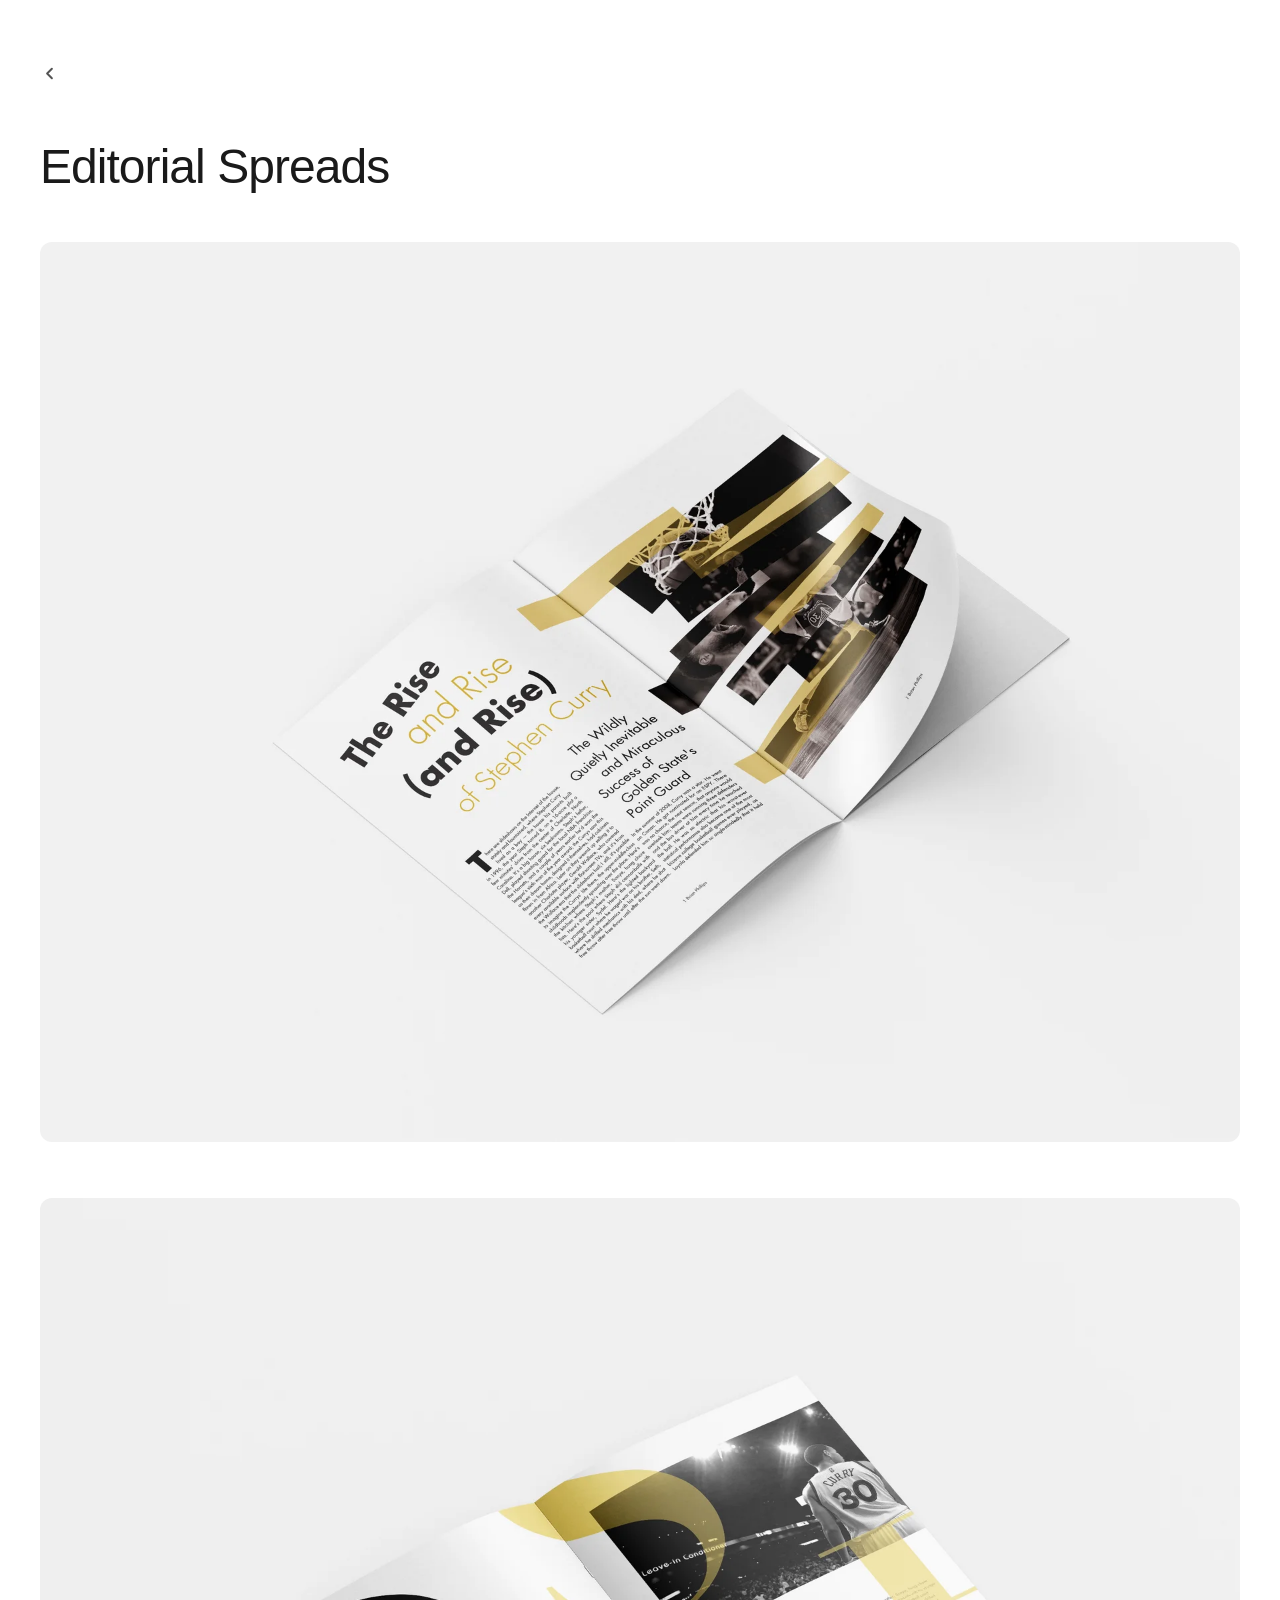
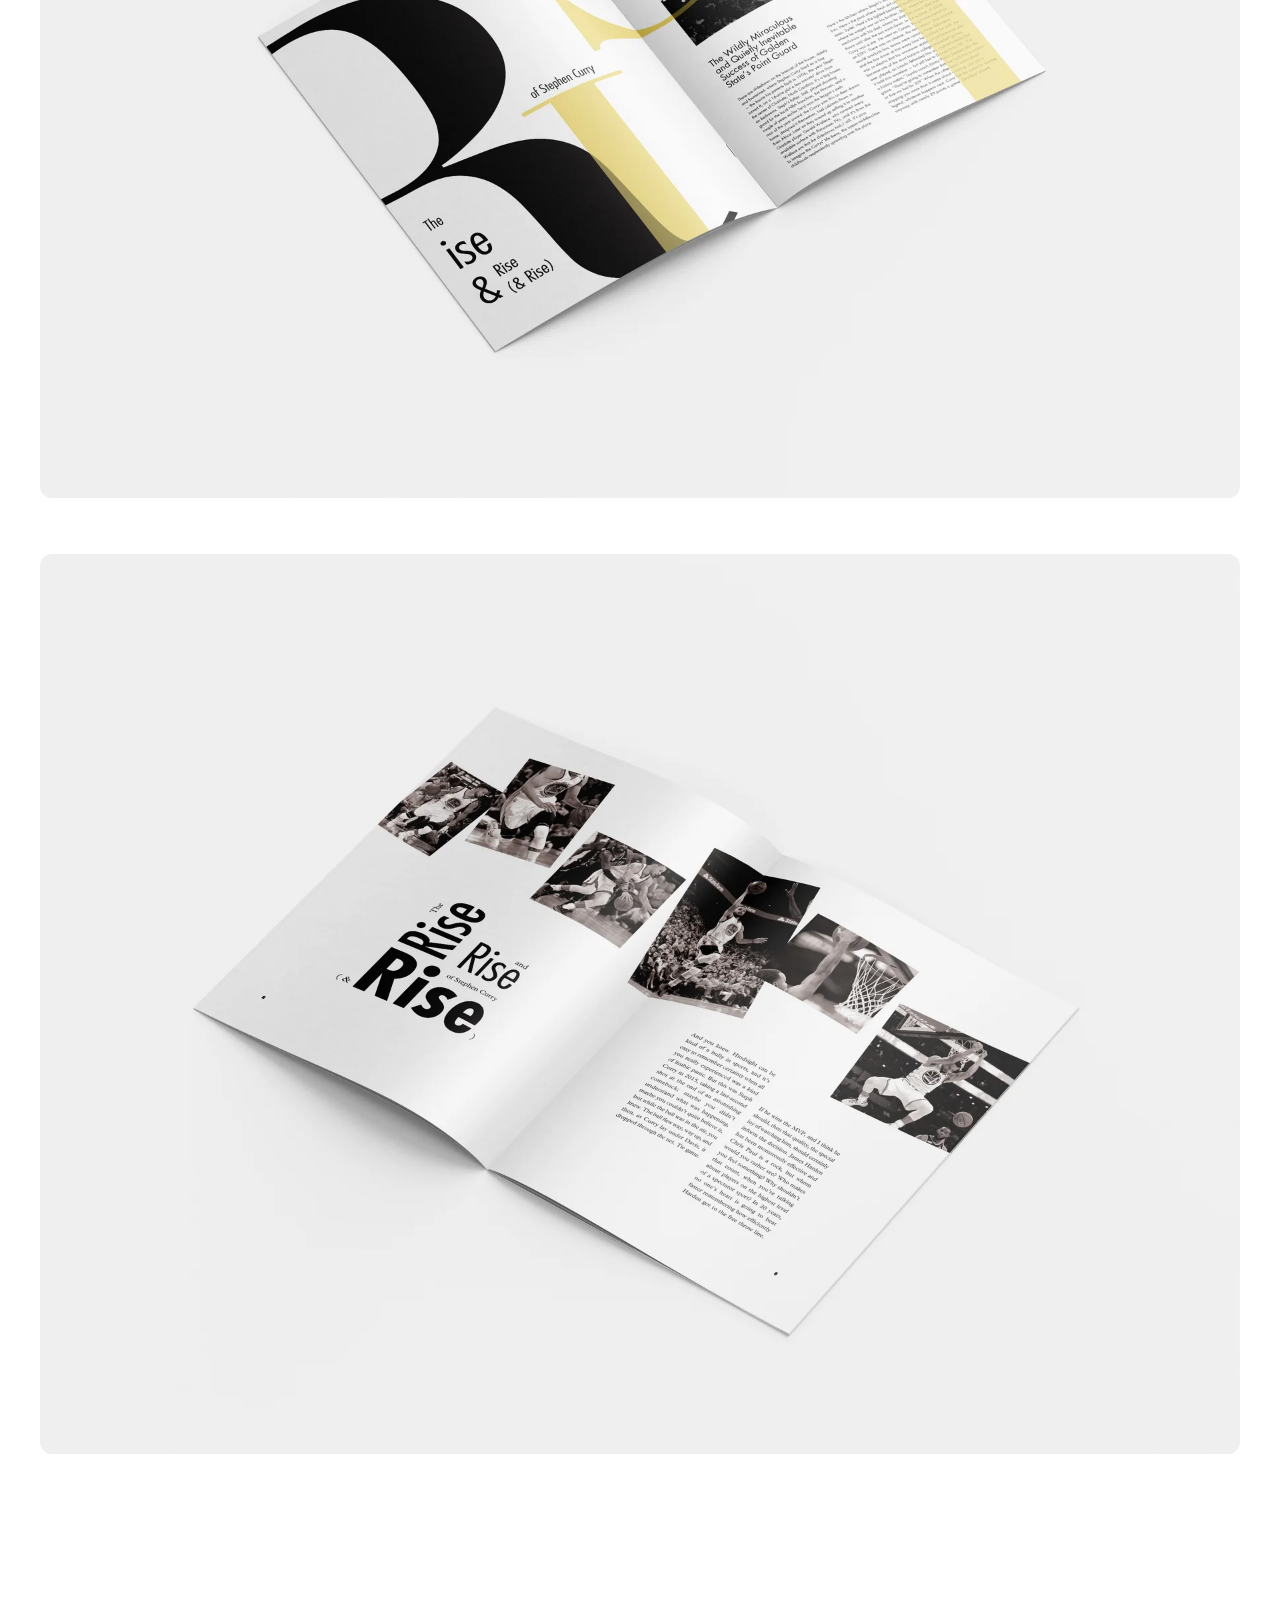
<file: project2.html>
<!DOCTYPE html>
<html lang="en">
<head>
    <meta charset="UTF-8">
    <meta name="viewport" content="width=device-width, initial-scale=1.0">
    <title>Editorial Spreads - Ashley Yoon</title>
    <link rel="icon" type="image/png" href="/images/favicon.png" />
    <link rel="stylesheet" href="styles.css">
</head>
<body>
    <div class="custom-cursor"></div>

    <div class="about-page">
      <div class="about-page-inner">
          <!-- Back Button -->
          <a href="/work.html" class="back-button back-button--circle" aria-label="Back to other work">
              <svg viewBox="0 0 24 24" fill="none" stroke="currentColor" stroke-width="2.5" stroke-linecap="round" stroke-linejoin="round"><polyline points="15 6 9 12 15 18"/></svg>
          </a>

          <!-- Project Header -->
          <div class="project-detail-header">
              <h1>Editorial Spreads</h1>
          </div>

          <!-- Hero Images -->
          <div class="project-hero-image">
              <img src="./images/editorial-hero-1.webp" alt="Postcard mockup">
          </div>

          <div class="project-hero-image">
              <img src="./images/editorial-hero-2.webp" alt="Postcard mockup 1">
          </div>

          <div class="project-hero-image">
              <img src="./images/editorial-hero-3.webp" alt="Postcard mockup 2">
          </div>

          <div class="accordion-gallery-wrap">
              <div id="editorialGallery"></div>
          </div>

          <noscript>
              <div class="project-images-grid">
                  <img src="./images/editorial-detail-1.webp" alt="Detail 1">
                  <img src="./images/editorial-detail-2.webp" alt="Detail 2">
                  <img src="./images/editorial-detail-3.webp" alt="Detail 3">
                  <img src="./images/editorial-detail-4.webp" alt="Detail 4">
                  <img src="./images/editorial-detail-5.webp" alt="Detail 5">
                  <img src="./images/editorial-detail-6.webp" alt="Detail 6">
              </div>
          </noscript>

      </div>
    </div>

    <!-- Lightbox -->
    <div class="lightbox" id="lightbox">
        <span class="lightbox-close">&times;</span>
        <img class="lightbox-content" id="lightbox-img" alt="Enlarged view">
    </div>

    <script>
        // Live clock
        function updateTime() {
            const el = document.getElementById('liveTime');
            if (el) el.textContent = new Date().toLocaleTimeString('en-US', { hour: '2-digit', minute: '2-digit', second: '2-digit' });
        }
        updateTime();
        setInterval(updateTime, 1000);

        // Custom cursor
        const cursor = document.querySelector('.custom-cursor');

        document.addEventListener('mousemove', (e) => {
            cursor.style.left = e.clientX + 'px';
            cursor.style.top = e.clientY + 'px';
        });

        document.querySelectorAll('a, button, .lightbox-close, .project-images-grid img, .project-hero-image img').forEach(element => {
            element.addEventListener('mouseenter', () => cursor.classList.add('hover'));
            element.addEventListener('mouseleave', () => cursor.classList.remove('hover'));
        });

        // Lightbox functionality
        const lightbox = document.getElementById('lightbox');
        const lightboxImg = document.getElementById('lightbox-img');
        const lightboxClose = document.querySelector('.lightbox-close');

        document.querySelectorAll('.project-images-grid img, .project-hero-image img').forEach(img => {
            img.addEventListener('click', () => {
                lightbox.style.display = 'flex';
                lightboxImg.src = img.src;
            });
        });

        lightboxClose.addEventListener('click', () => {
            lightbox.style.display = 'none';
        });

        lightbox.addEventListener('click', (e) => {
            if (e.target === lightbox) {
                lightbox.style.display = 'none';
            }
        });

        document.addEventListener('keydown', (e) => {
            if (e.key === 'Escape' && lightbox.style.display === 'flex') {
                lightbox.style.display = 'none';
            }
        });
    </script>

    <script type="module">
        import { initAccordionGallery } from './accordion-gallery.js';

        initAccordionGallery(document.getElementById('editorialGallery'), {
            items: [
                { image: './images/editorial-detail-1.webp', alt: 'Editorial spread detail 1' },
                { image: './images/editorial-detail-2.webp', alt: 'Editorial spread detail 2' },
                { image: './images/editorial-detail-3.webp', alt: 'Editorial spread detail 3' },
                { image: './images/editorial-detail-4.webp', alt: 'Editorial spread detail 4' },
                { image: './images/editorial-detail-5.webp', alt: 'Editorial spread detail 5' },
                { image: './images/editorial-detail-6.webp', alt: 'Editorial spread detail 6' }
            ],
            defaultIndex: 2,
            expandRatio: 0.52,
            trigger: 'hover',
            // keeps the open panel near the spreads' own 1.546 aspect ratio
            height: 390,
            showLabels: false,
            grayscale: false,
            overlayColor: '#FFFFFF',
            dim: 0,
            className: 'accordion-gallery--light accordion-gallery--no-labels',
            onItemClick: (item) => {
                const lightbox = document.getElementById('lightbox');
                lightbox.style.display = 'flex';
                document.getElementById('lightbox-img').src = item.image;
            }
        });
    </script>
</body>
</html>
</file>
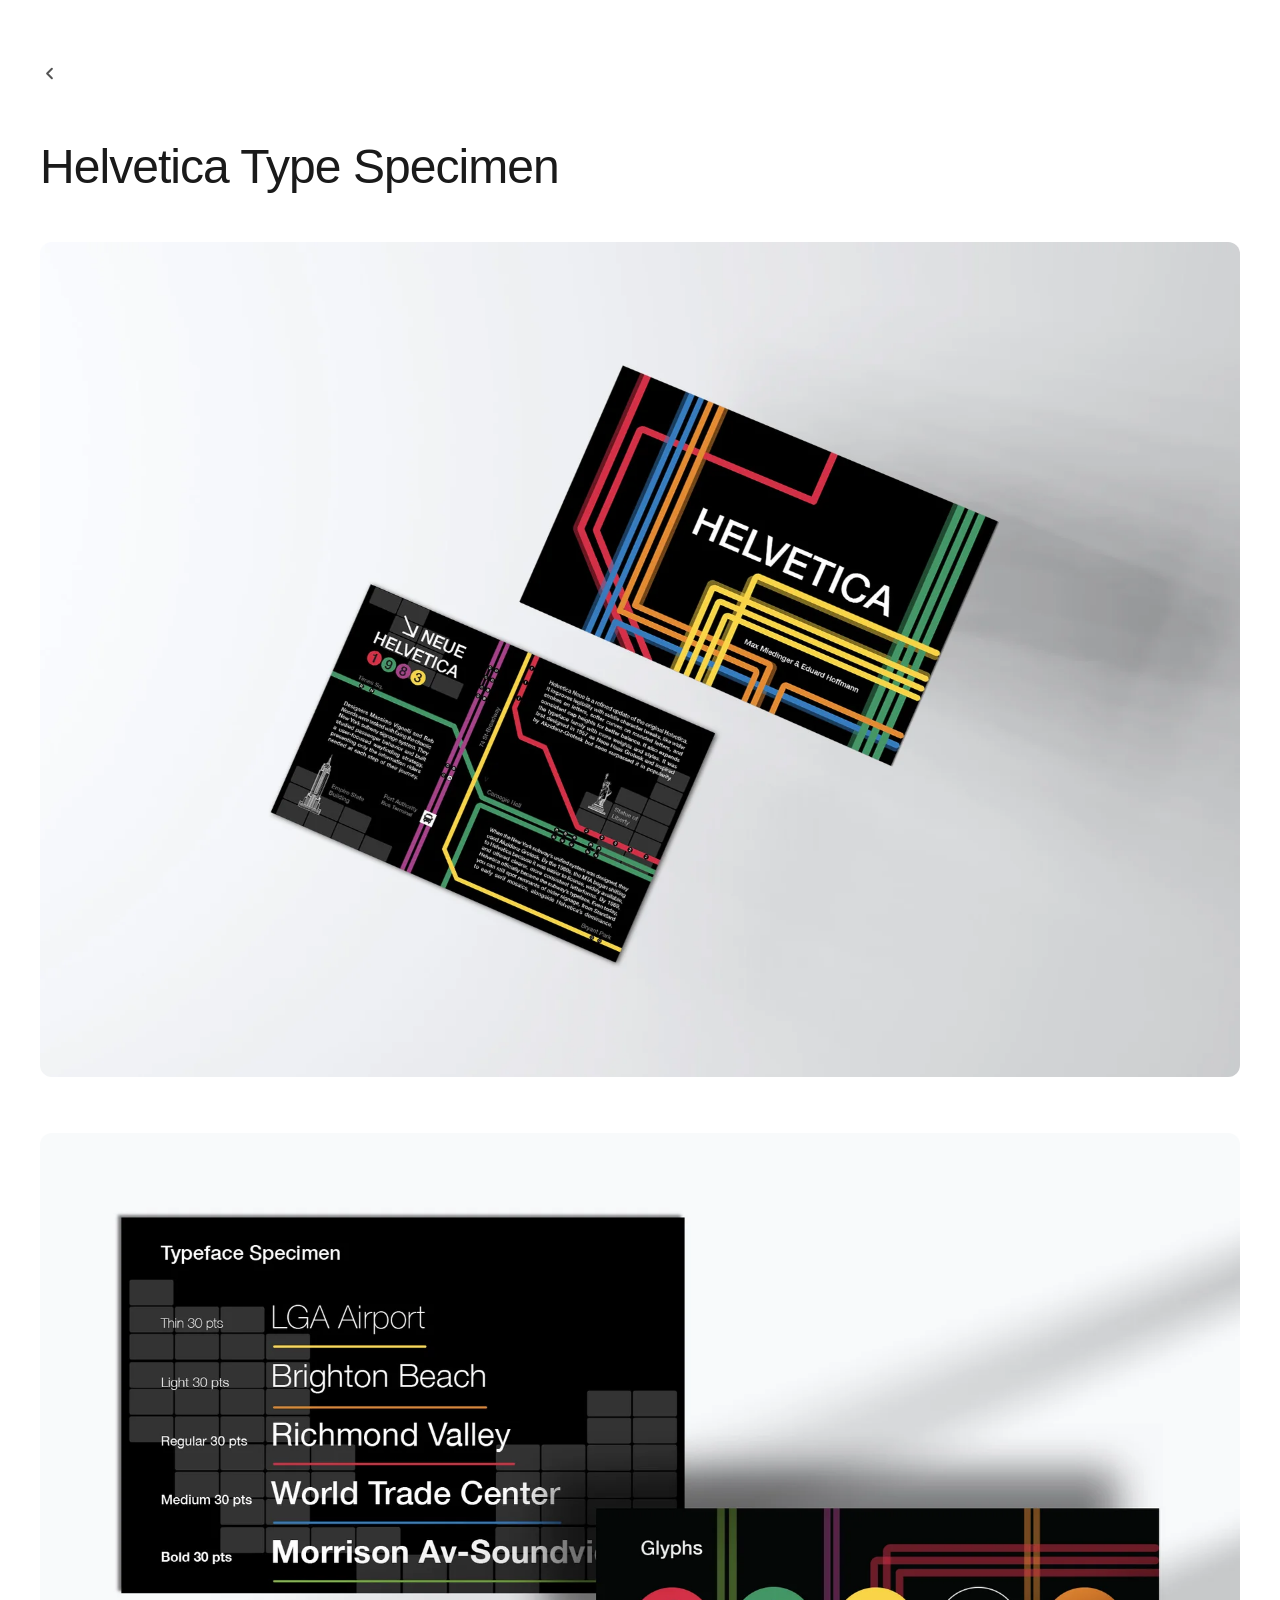
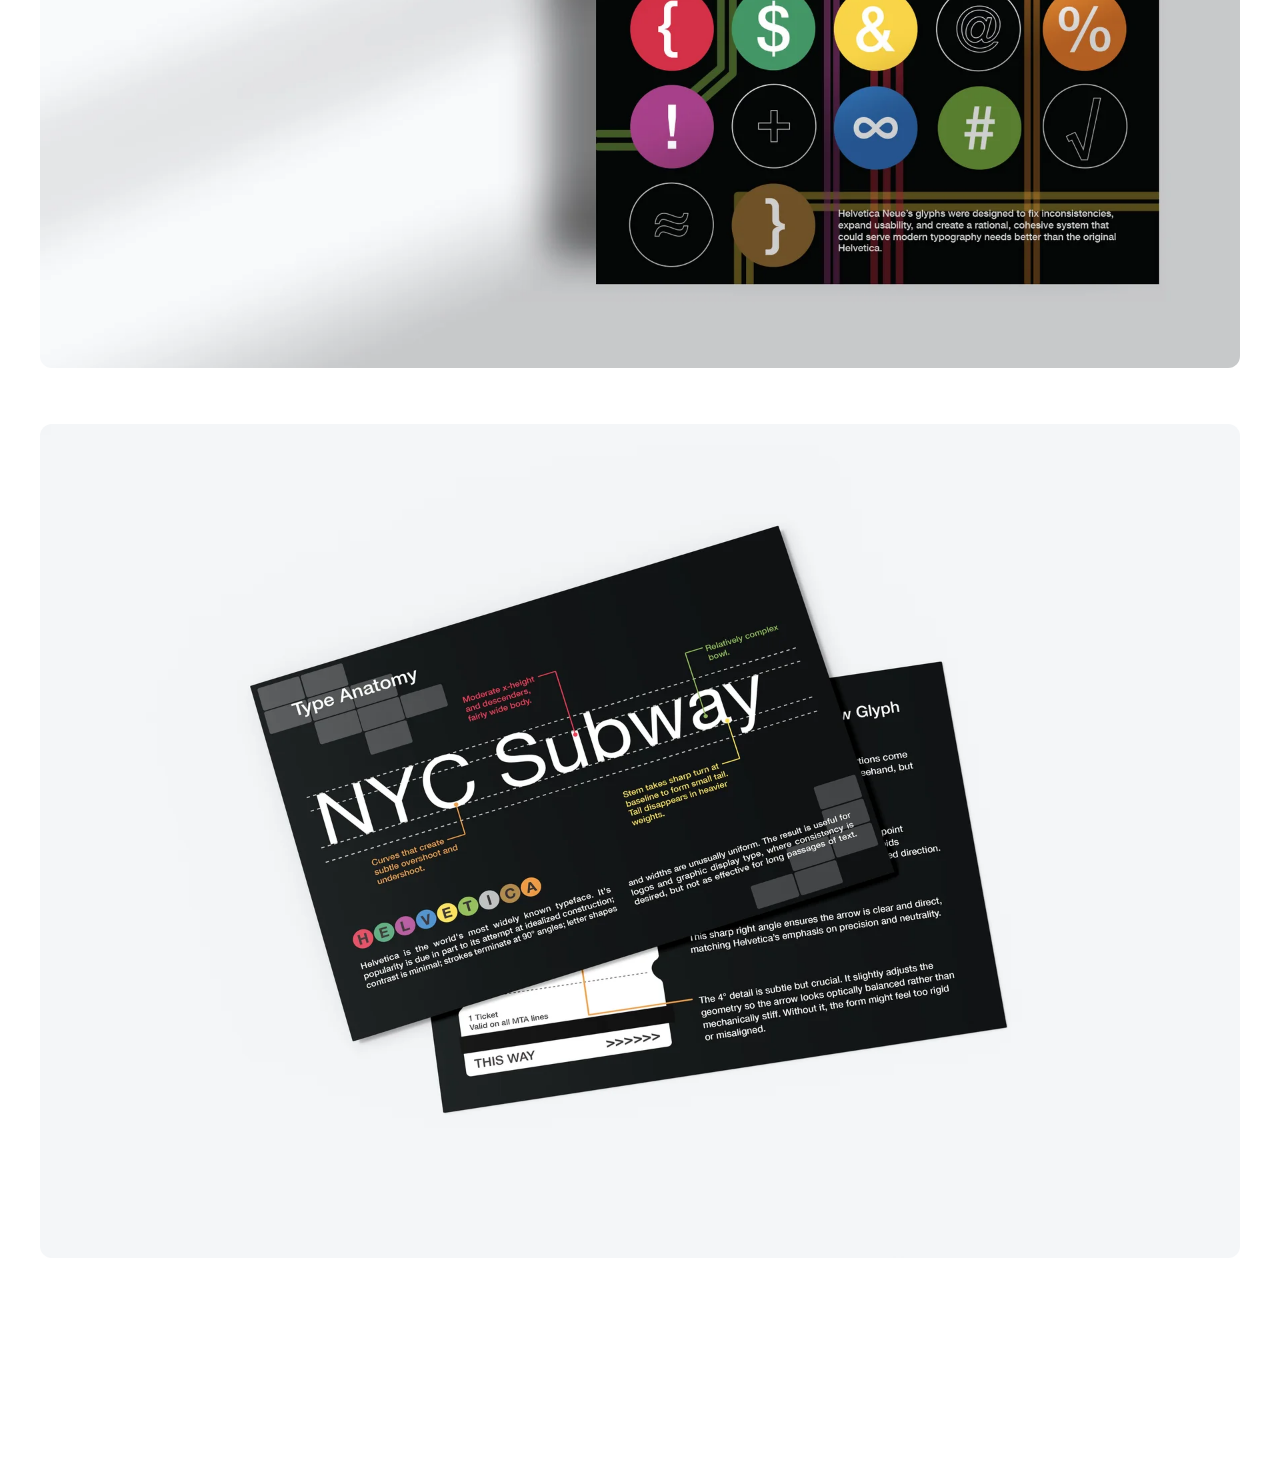
<file: project3.html>
<!DOCTYPE html>
<html lang="en">
<head>
    <meta charset="UTF-8">
    <meta name="viewport" content="width=device-width, initial-scale=1.0">
    <title>Helvetica Type Specimen - Ashley Yoon</title>
    <link rel="icon" type="image/png" href="/images/favicon.png" />
    <link rel="stylesheet" href="styles.css">
</head>
<body>
    <div class="custom-cursor"></div>

    <div class="about-page">
      <div class="about-page-inner">
          <!-- Back Button -->
          <a href="/work.html" class="back-button back-button--circle" aria-label="Back to other work">
              <svg viewBox="0 0 24 24" fill="none" stroke="currentColor" stroke-width="2.5" stroke-linecap="round" stroke-linejoin="round"><polyline points="15 6 9 12 15 18"/></svg>
          </a>

          <!-- Project Header -->
          <div class="project-detail-header">
              <h1>Helvetica Type Specimen</h1>
          </div>

          <!-- Hero Images -->
          <div class="project-hero-image">
              <img src="./images/helvetica-hero-1.webp" alt="Postcard mockup">
          </div>

          <div class="project-hero-image">
              <img src="./images/helvetica-hero-2.webp" alt="Postcard mockup 1">
          </div>

          <div class="project-hero-image">
              <img src="./images/helvetica-hero-3.webp" alt="Postcard mockup 2">
          </div>

          <div class="accordion-gallery-wrap">
              <div id="helveticaGallery"></div>
          </div>

          <noscript>
              <div class="project-images-grid">
                  <img src="./images/helvetica-detail-1.webp" alt="Detail 1">
                  <img src="./images/helvetica-detail-2.webp" alt="Detail 2">
                  <img src="./images/helvetica-detail-3.webp" alt="Detail 3">
                  <img src="./images/helvetica-detail-4.webp" alt="Detail 4">
                  <img src="./images/helvetica-detail-5.webp" alt="Detail 5">
                  <img src="./images/helvetica-detail-6.webp" alt="Detail 6">
              </div>
          </noscript>

      </div>
    </div>

    <!-- Lightbox -->
    <div class="lightbox" id="lightbox">
        <span class="lightbox-close">&times;</span>
        <img class="lightbox-content" id="lightbox-img" alt="Enlarged view">
    </div>

    <script>
        // Live clock
        function updateTime() {
            const el = document.getElementById('liveTime');
            if (el) el.textContent = new Date().toLocaleTimeString('en-US', { hour: '2-digit', minute: '2-digit', second: '2-digit' });
        }
        updateTime();
        setInterval(updateTime, 1000);

        // Custom cursor
        const cursor = document.querySelector('.custom-cursor');

        document.addEventListener('mousemove', (e) => {
            cursor.style.left = e.clientX + 'px';
            cursor.style.top = e.clientY + 'px';
        });

        document.querySelectorAll('a, button, .lightbox-close, .project-images-grid img, .project-hero-image img').forEach(element => {
            element.addEventListener('mouseenter', () => cursor.classList.add('hover'));
            element.addEventListener('mouseleave', () => cursor.classList.remove('hover'));
        });

        // Lightbox functionality
        const lightbox = document.getElementById('lightbox');
        const lightboxImg = document.getElementById('lightbox-img');
        const lightboxClose = document.querySelector('.lightbox-close');

        document.querySelectorAll('.project-images-grid img, .project-hero-image img').forEach(img => {
            img.addEventListener('click', () => {
                lightbox.style.display = 'flex';
                lightboxImg.src = img.src;
            });
        });

        lightboxClose.addEventListener('click', () => {
            lightbox.style.display = 'none';
        });

        lightbox.addEventListener('click', (e) => {
            if (e.target === lightbox) {
                lightbox.style.display = 'none';
            }
        });

        document.addEventListener('keydown', (e) => {
            if (e.key === 'Escape' && lightbox.style.display === 'flex') {
                lightbox.style.display = 'none';
            }
        });
    </script>

    <script type="module">
        import { initAccordionGallery } from './accordion-gallery.js';

        initAccordionGallery(document.getElementById('helveticaGallery'), {
            items: [
                { image: './images/helvetica-detail-1.webp', alt: 'Helvetica specimen detail 1' },
                { image: './images/helvetica-detail-2.webp', alt: 'Helvetica specimen detail 2' },
                { image: './images/helvetica-detail-3.webp', alt: 'Helvetica specimen detail 3' },
                { image: './images/helvetica-detail-4.webp', alt: 'Helvetica specimen detail 4' },
                { image: './images/helvetica-detail-5.webp', alt: 'Helvetica specimen detail 5' },
                { image: './images/helvetica-detail-6.webp', alt: 'Helvetica specimen detail 6' }
            ],
            defaultIndex: 2,
            expandRatio: 0.52,
            trigger: 'hover',
            // keeps the open panel near these specimens' own 1.40 aspect ratio
            height: 427,
            showLabels: false,
            grayscale: false,
            overlayColor: '#FFFFFF',
            dim: 0,
            className: 'accordion-gallery--light accordion-gallery--no-labels',
            onItemClick: (item) => {
                const lightbox = document.getElementById('lightbox');
                lightbox.style.display = 'flex';
                document.getElementById('lightbox-img').src = item.image;
            }
        });
    </script>
</body>
</html>
</file>
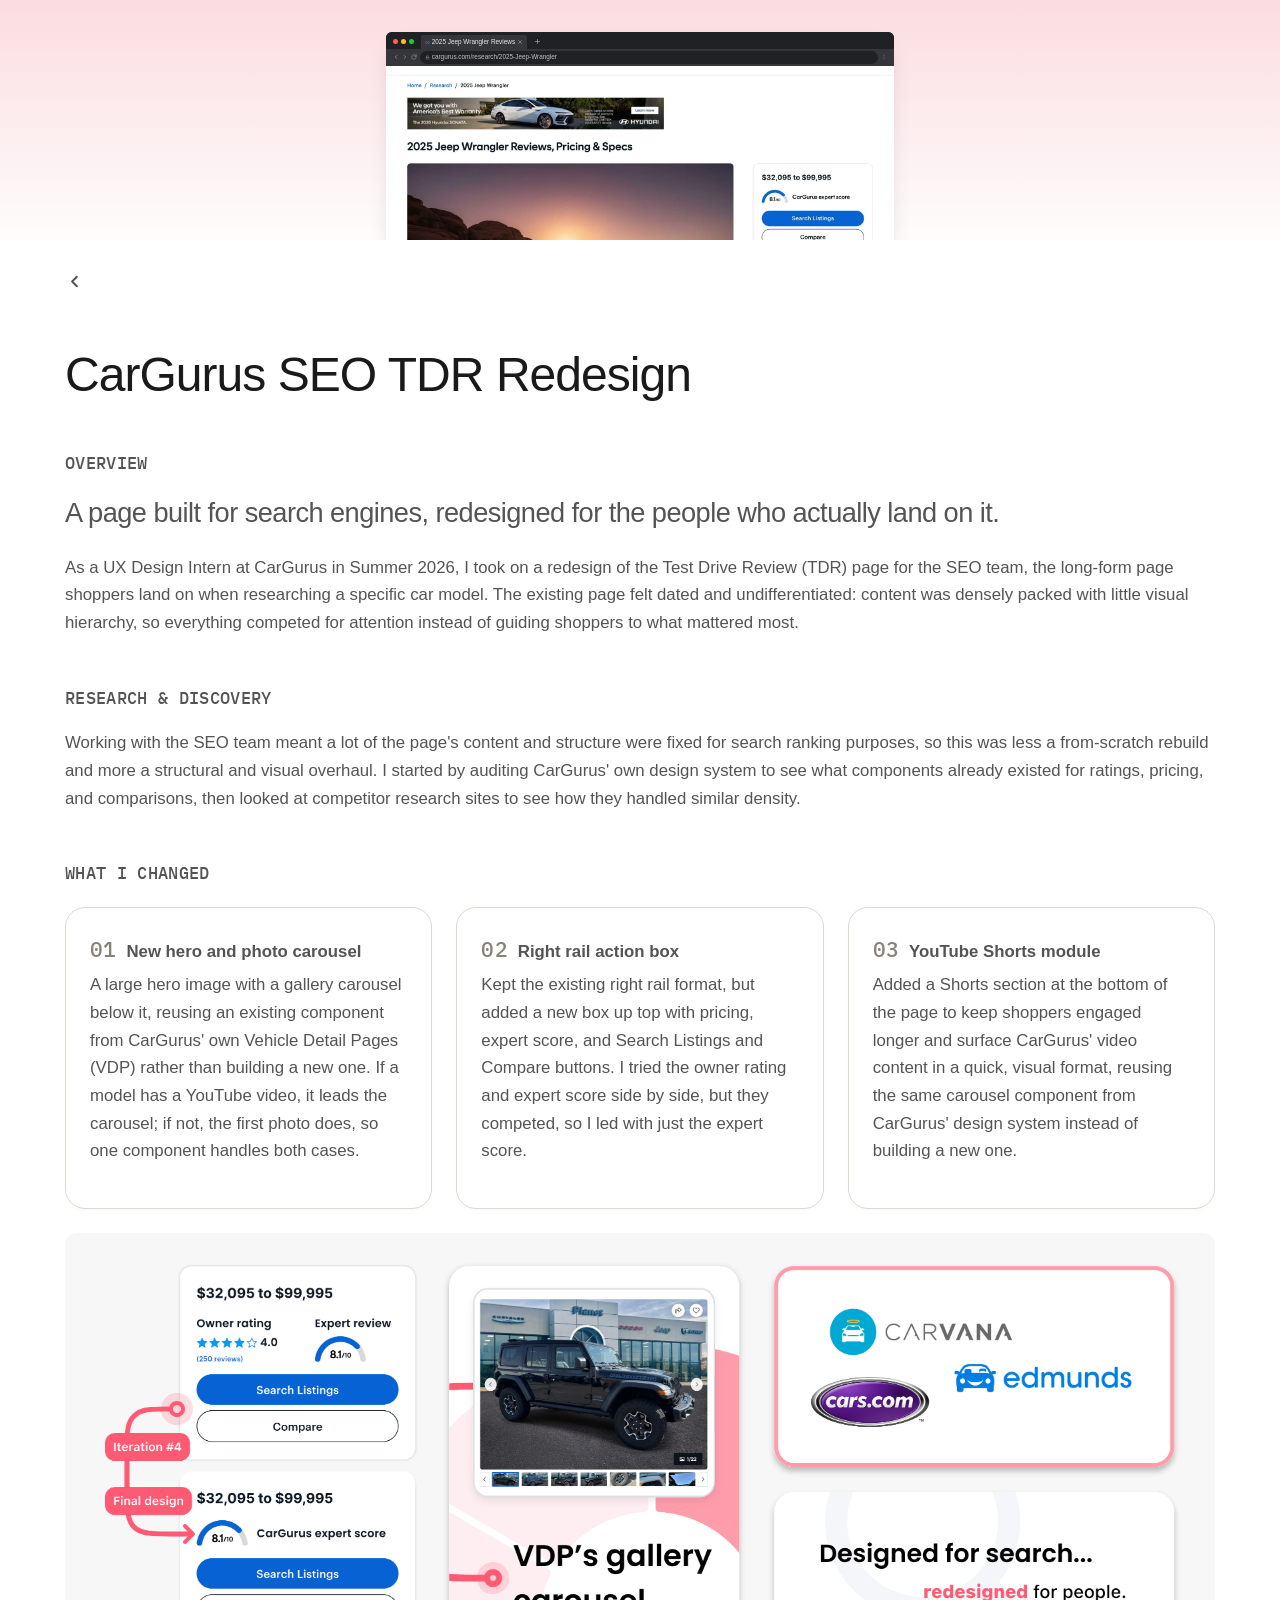
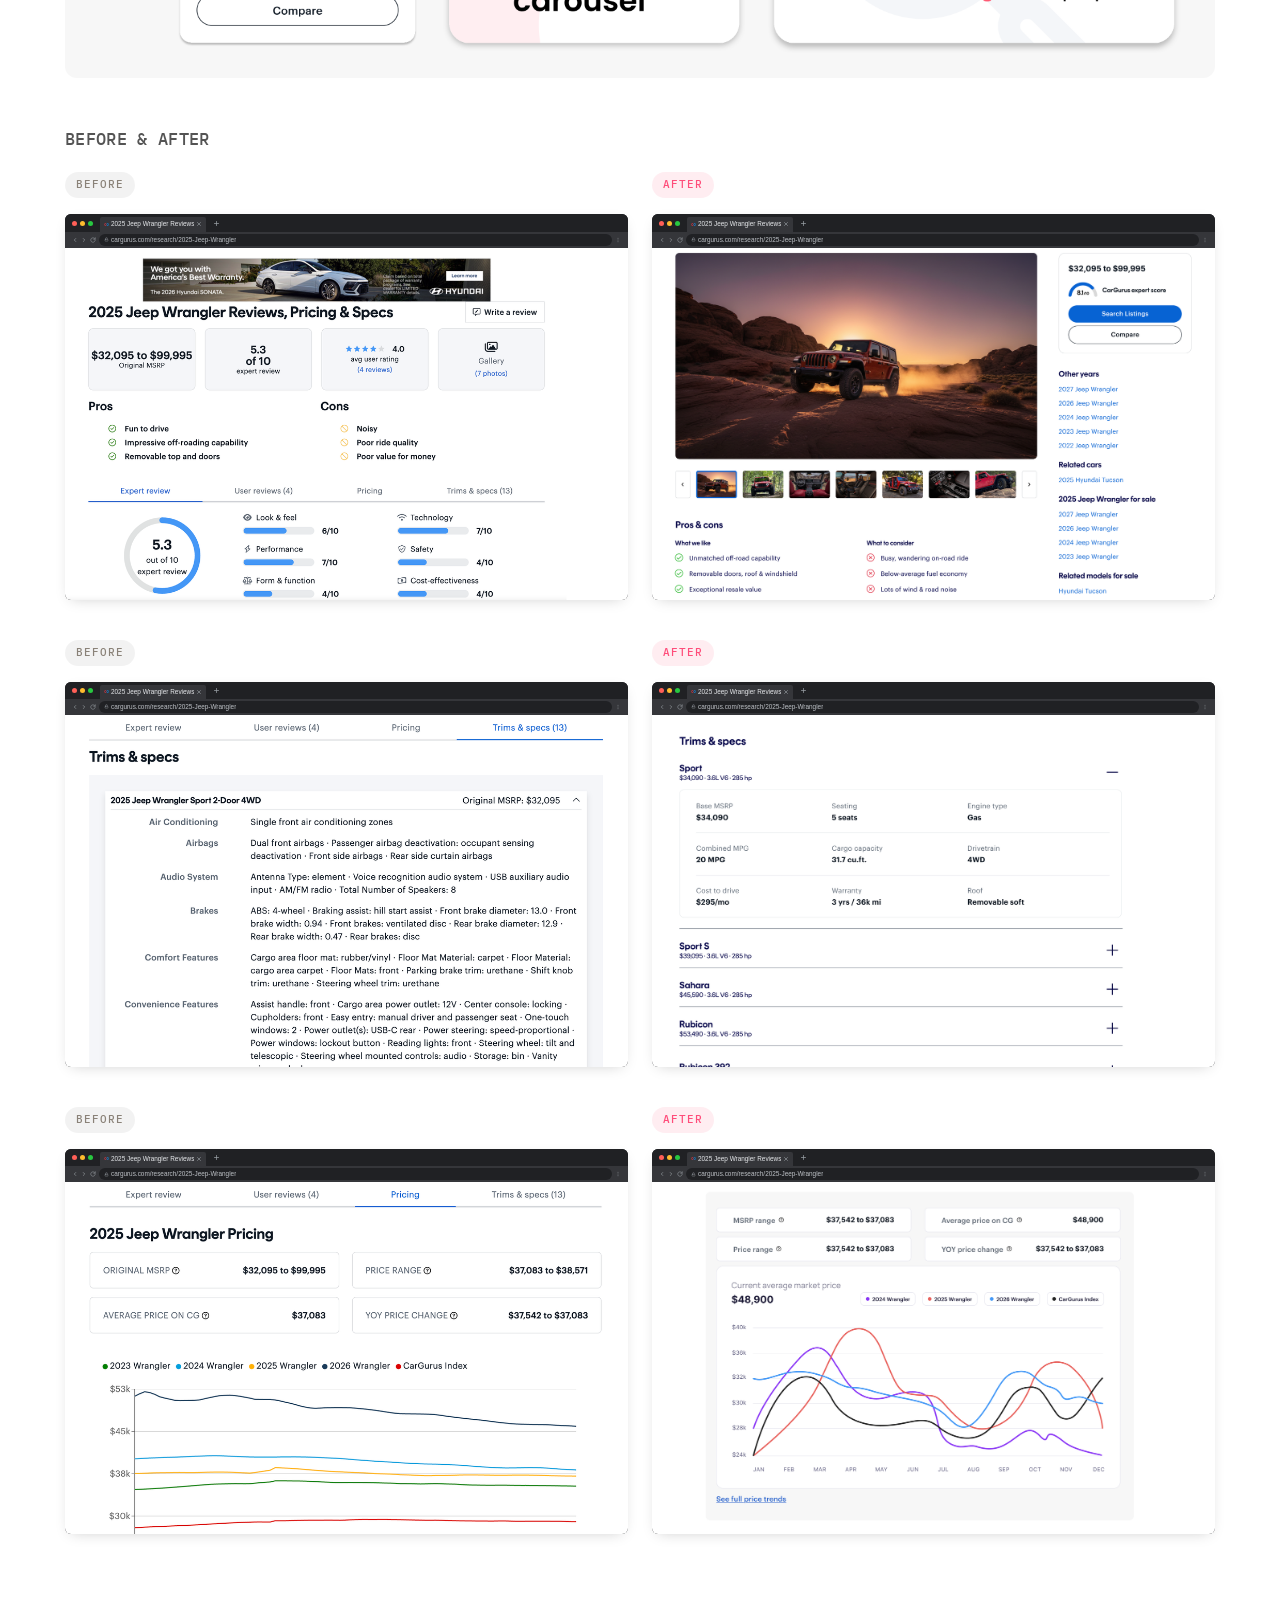
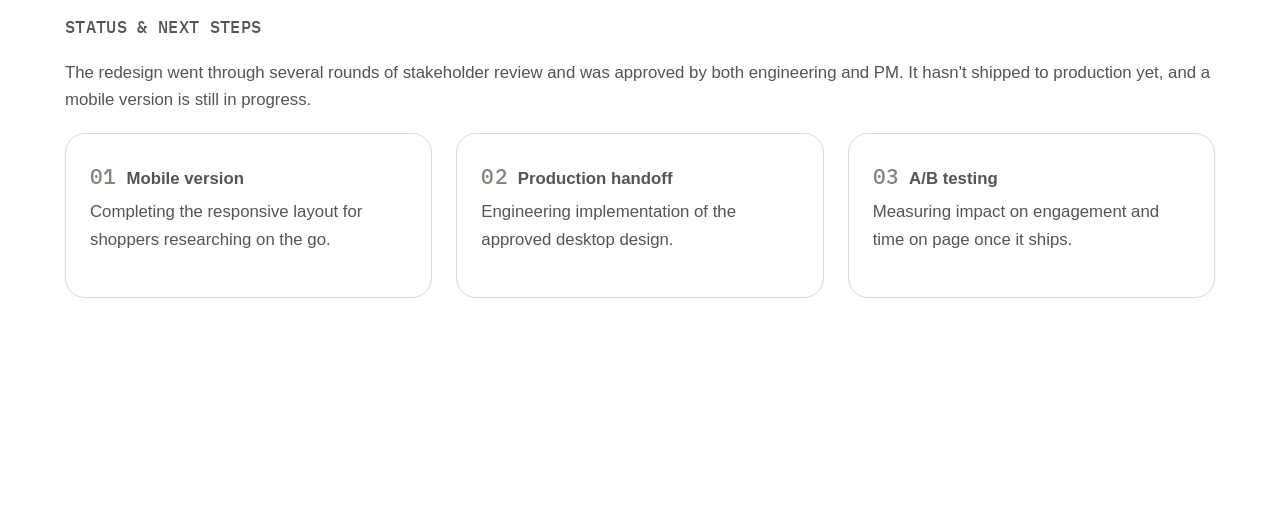
<file: project4.html>
<!DOCTYPE html>
<html lang="en">
<head>
    <meta charset="UTF-8">
    <meta name="viewport" content="width=device-width, initial-scale=1.0">
    <title>CarGurus SEO TDR Redesign - Ashley Yoon</title>
    <link rel="icon" type="image/png" href="/images/favicon.png" />
    <link rel="stylesheet" href="styles.css">
</head>
<body>
    <div class="custom-cursor"></div>

    <!-- Full-bleed banner -->
    <div class="project-banner project-banner--cargurus">
        <div class="browser-frame">
            <div class="browser-topbar">
                <div class="browser-dots">
                    <span class="browser-dot browser-dot--red"></span>
                    <span class="browser-dot browser-dot--yellow"></span>
                    <span class="browser-dot browser-dot--green"></span>
                </div>
                <div class="browser-tab">
                    <img class="browser-tab-favicon" src="images/cargurus-logo.png" alt="">
                    <span class="browser-tab-title">2025 Jeep Wrangler Reviews</span>
                    <svg class="browser-tab-close" viewBox="0 0 24 24" fill="none" stroke="currentColor" stroke-width="2.5" stroke-linecap="round"><line x1="6" y1="6" x2="18" y2="18"/><line x1="18" y1="6" x2="6" y2="18"/></svg>
                </div>
                <svg class="browser-tab-new" viewBox="0 0 24 24" fill="none" stroke="currentColor" stroke-width="2.5" stroke-linecap="round"><line x1="12" y1="5" x2="12" y2="19"/><line x1="5" y1="12" x2="19" y2="12"/></svg>
            </div>
            <div class="browser-toolbar">
                <svg class="browser-nav-icon" viewBox="0 0 24 24" fill="none" stroke="currentColor" stroke-width="2.5" stroke-linecap="round" stroke-linejoin="round"><polyline points="15 6 9 12 15 18"/></svg>
                <svg class="browser-nav-icon" viewBox="0 0 24 24" fill="none" stroke="currentColor" stroke-width="2.5" stroke-linecap="round" stroke-linejoin="round"><polyline points="9 6 15 12 9 18"/></svg>
                <svg class="browser-nav-icon" viewBox="0 0 24 24" fill="none" stroke="currentColor" stroke-width="2.2" stroke-linecap="round" stroke-linejoin="round"><path d="M21 12a9 9 0 1 1-3-6.7"/><polyline points="21 3 21 9 15 9"/></svg>
                <div class="browser-address-bar">
                    <svg viewBox="0 0 24 24" fill="none" stroke="currentColor" stroke-width="2" stroke-linecap="round" stroke-linejoin="round"><rect x="5" y="11" width="14" height="9" rx="2"/><path d="M8 11V7a4 4 0 0 1 8 0v4"/></svg>
                    <span>cargurus.com/research/2025-Jeep-Wrangler</span>
                </div>
                <svg class="browser-menu-icon" viewBox="0 0 24 24" fill="currentColor" stroke="none"><circle cx="12" cy="5" r="1.8"/><circle cx="12" cy="12" r="1.8"/><circle cx="12" cy="19" r="1.8"/></svg>
            </div>
            <div class="browser-screen">
                <video autoplay muted loop playsinline preload="auto" poster="images/tdr-scroll-poster.webp">
                    <source src="images/tdr-scroll.mp4" type="video/mp4">
                </video>
            </div>
        </div>
    </div>

    <div class="about-page">
      <div class="about-page-inner">
        <div class="project-detail-inner">
          <!-- Back Button -->
          <a href="/" class="back-button back-button--circle" aria-label="Back to home">
              <svg viewBox="0 0 24 24" fill="none" stroke="currentColor" stroke-width="2.5" stroke-linecap="round" stroke-linejoin="round"><polyline points="15 6 9 12 15 18"/></svg>
          </a>

          <!-- Project Header -->
          <div class="project-detail-header">
              <h1>CarGurus SEO TDR Redesign</h1>
          </div>

          <!-- Project Content -->
          <div class="project-detail-content">
              <!-- Overview Section -->
              <section class="content-section">
                  <h2>Overview</h2>
                  <p class="lead">A page built for search engines, redesigned for the people who actually land on it.</p>
                  <p>As a UX Design Intern at CarGurus in Summer 2026, I took on a redesign of the Test Drive Review (TDR) page for the SEO team, the long-form page shoppers land on when researching a specific car model. The existing page felt dated and undifferentiated: content was densely packed with little visual hierarchy, so everything competed for attention instead of guiding shoppers to what mattered most.</p>
              </section>

              <!-- Research & Discovery -->
              <section class="content-section">
                  <h2>Research & Discovery</h2>
                  <p>Working with the SEO team meant a lot of the page's content and structure were fixed for search ranking purposes, so this was less a from-scratch rebuild and more a structural and visual overhaul. I started by auditing CarGurus' own design system to see what components already existed for ratings, pricing, and comparisons, then looked at competitor research sites to see how they handled similar density.</p>
              </section>

              <!-- What I Changed -->
              <section class="content-section">
              <h2>What I Changed</h2>
              <div class="features-grid">
              <div class="feature-item">
              <h3>New hero and photo carousel</h3>
              <p>A large hero image with a gallery carousel below it, reusing an existing component from CarGurus' own Vehicle Detail Pages (VDP) rather than building a new one. If a model has a YouTube video, it leads the carousel; if not, the first photo does, so one component handles both cases.</p>
              </div>
              <div class="feature-item">
              <h3>Right rail action box</h3>
              <p>Kept the existing right rail format, but added a new box up top with pricing, expert score, and Search Listings and Compare buttons. I tried the owner rating and expert score side by side, but they competed, so I led with just the expert score.</p>
              </div>
              <div class="feature-item">
              <h3>YouTube Shorts module</h3>
              <p>Added a Shorts section at the bottom of the page to keep shoppers engaged longer and surface CarGurus' video content in a quick, visual format, reusing the same carousel component from CarGurus' design system instead of building a new one.</p>
              </div>
              </div>
              <img class="research-collage-standalone" src="images/tdr-research-collage.webp" alt="Research collage: VDP gallery carousel precedent, competitor site logos, and a note on designing for SEO" width="1150" height="445" style="max-width:100%; width:1150px; height:auto; border-radius:12px; margin-top:1.5rem; cursor:zoom-in;">
              </section>

              <!-- Redesigned Screens -->
              <section class="content-section">
              <h2>Before & After</h2>

              <div class="before-after-grid before-after-grid--spaced">
              <div class="before-after-pair">
              <div class="before-after-item">
              <span class="before-after-label">Before</span>
              <div class="browser-frame">
              <div class="browser-topbar">
              <div class="browser-dots">
              <span class="browser-dot browser-dot--red"></span>
              <span class="browser-dot browser-dot--yellow"></span>
              <span class="browser-dot browser-dot--green"></span>
              </div>
              <div class="browser-tab">
              <img class="browser-tab-favicon" src="images/cargurus-logo.png" alt="">
              <span class="browser-tab-title">2025 Jeep Wrangler Reviews</span>
              <svg class="browser-tab-close" viewBox="0 0 24 24" fill="none" stroke="currentColor" stroke-width="2.5" stroke-linecap="round"><line x1="6" y1="6" x2="18" y2="18"/><line x1="18" y1="6" x2="6" y2="18"/></svg>
              </div>
              <svg class="browser-tab-new" viewBox="0 0 24 24" fill="none" stroke="currentColor" stroke-width="2.5" stroke-linecap="round"><line x1="12" y1="5" x2="12" y2="19"/><line x1="5" y1="12" x2="19" y2="12"/></svg>
              </div>
              <div class="browser-toolbar">
              <svg class="browser-nav-icon" viewBox="0 0 24 24" fill="none" stroke="currentColor" stroke-width="2.5" stroke-linecap="round" stroke-linejoin="round"><polyline points="15 6 9 12 15 18"/></svg>
              <svg class="browser-nav-icon" viewBox="0 0 24 24" fill="none" stroke="currentColor" stroke-width="2.5" stroke-linecap="round" stroke-linejoin="round"><polyline points="9 6 15 12 9 18"/></svg>
              <svg class="browser-nav-icon" viewBox="0 0 24 24" fill="none" stroke="currentColor" stroke-width="2.2" stroke-linecap="round" stroke-linejoin="round"><path d="M21 12a9 9 0 1 1-3-6.7"/><polyline points="21 3 21 9 15 9"/></svg>
              <div class="browser-address-bar">
              <svg viewBox="0 0 24 24" fill="none" stroke="currentColor" stroke-width="2" stroke-linecap="round" stroke-linejoin="round"><rect x="5" y="11" width="14" height="9" rx="2"/><path d="M8 11V7a4 4 0 0 1 8 0v4"/></svg>
              <span>cargurus.com/research/2025-Jeep-Wrangler</span>
              </div>
              <svg class="browser-menu-icon" viewBox="0 0 24 24" fill="currentColor" stroke="none"><circle cx="12" cy="5" r="1.8"/><circle cx="12" cy="12" r="1.8"/><circle cx="12" cy="19" r="1.8"/></svg>
              </div>
              <div class="browser-screen">
              <img src="images/tdr-before-pros-cons.png" alt="Current live page: pros and cons list">
              </div>
              </div>
              </div>
              <div class="before-after-item">
              <span class="before-after-label before-after-label--after">After</span>
              <div class="browser-frame">
              <div class="browser-topbar">
              <div class="browser-dots">
              <span class="browser-dot browser-dot--red"></span>
              <span class="browser-dot browser-dot--yellow"></span>
              <span class="browser-dot browser-dot--green"></span>
              </div>
              <div class="browser-tab">
              <img class="browser-tab-favicon" src="images/cargurus-logo.png" alt="">
              <span class="browser-tab-title">2025 Jeep Wrangler Reviews</span>
              <svg class="browser-tab-close" viewBox="0 0 24 24" fill="none" stroke="currentColor" stroke-width="2.5" stroke-linecap="round"><line x1="6" y1="6" x2="18" y2="18"/><line x1="18" y1="6" x2="6" y2="18"/></svg>
              </div>
              <svg class="browser-tab-new" viewBox="0 0 24 24" fill="none" stroke="currentColor" stroke-width="2.5" stroke-linecap="round"><line x1="12" y1="5" x2="12" y2="19"/><line x1="5" y1="12" x2="19" y2="12"/></svg>
              </div>
              <div class="browser-toolbar">
              <svg class="browser-nav-icon" viewBox="0 0 24 24" fill="none" stroke="currentColor" stroke-width="2.5" stroke-linecap="round" stroke-linejoin="round"><polyline points="15 6 9 12 15 18"/></svg>
              <svg class="browser-nav-icon" viewBox="0 0 24 24" fill="none" stroke="currentColor" stroke-width="2.5" stroke-linecap="round" stroke-linejoin="round"><polyline points="9 6 15 12 9 18"/></svg>
              <svg class="browser-nav-icon" viewBox="0 0 24 24" fill="none" stroke="currentColor" stroke-width="2.2" stroke-linecap="round" stroke-linejoin="round"><path d="M21 12a9 9 0 1 1-3-6.7"/><polyline points="21 3 21 9 15 9"/></svg>
              <div class="browser-address-bar">
              <svg viewBox="0 0 24 24" fill="none" stroke="currentColor" stroke-width="2" stroke-linecap="round" stroke-linejoin="round"><rect x="5" y="11" width="14" height="9" rx="2"/><path d="M8 11V7a4 4 0 0 1 8 0v4"/></svg>
              <span>cargurus.com/research/2025-Jeep-Wrangler</span>
              </div>
              <svg class="browser-menu-icon" viewBox="0 0 24 24" fill="currentColor" stroke="none"><circle cx="12" cy="5" r="1.8"/><circle cx="12" cy="12" r="1.8"/><circle cx="12" cy="19" r="1.8"/></svg>
              </div>
              <div class="browser-screen">
              <img src="images/tdr-after-pros-cons.png" alt="Redesigned hero image, expert score, and photo carousel">
              </div>
              </div>
              </div>
              </div>
              <div class="before-after-pair">
              <div class="before-after-item">
              <span class="before-after-label">Before</span>
              <div class="browser-frame">
              <div class="browser-topbar">
              <div class="browser-dots">
              <span class="browser-dot browser-dot--red"></span>
              <span class="browser-dot browser-dot--yellow"></span>
              <span class="browser-dot browser-dot--green"></span>
              </div>
              <div class="browser-tab">
              <img class="browser-tab-favicon" src="images/cargurus-logo.png" alt="">
              <span class="browser-tab-title">2025 Jeep Wrangler Reviews</span>
              <svg class="browser-tab-close" viewBox="0 0 24 24" fill="none" stroke="currentColor" stroke-width="2.5" stroke-linecap="round"><line x1="6" y1="6" x2="18" y2="18"/><line x1="18" y1="6" x2="6" y2="18"/></svg>
              </div>
              <svg class="browser-tab-new" viewBox="0 0 24 24" fill="none" stroke="currentColor" stroke-width="2.5" stroke-linecap="round"><line x1="12" y1="5" x2="12" y2="19"/><line x1="5" y1="12" x2="19" y2="12"/></svg>
              </div>
              <div class="browser-toolbar">
              <svg class="browser-nav-icon" viewBox="0 0 24 24" fill="none" stroke="currentColor" stroke-width="2.5" stroke-linecap="round" stroke-linejoin="round"><polyline points="15 6 9 12 15 18"/></svg>
              <svg class="browser-nav-icon" viewBox="0 0 24 24" fill="none" stroke="currentColor" stroke-width="2.5" stroke-linecap="round" stroke-linejoin="round"><polyline points="9 6 15 12 9 18"/></svg>
              <svg class="browser-nav-icon" viewBox="0 0 24 24" fill="none" stroke="currentColor" stroke-width="2.2" stroke-linecap="round" stroke-linejoin="round"><path d="M21 12a9 9 0 1 1-3-6.7"/><polyline points="21 3 21 9 15 9"/></svg>
              <div class="browser-address-bar">
              <svg viewBox="0 0 24 24" fill="none" stroke="currentColor" stroke-width="2" stroke-linecap="round" stroke-linejoin="round"><rect x="5" y="11" width="14" height="9" rx="2"/><path d="M8 11V7a4 4 0 0 1 8 0v4"/></svg>
              <span>cargurus.com/research/2025-Jeep-Wrangler</span>
              </div>
              <svg class="browser-menu-icon" viewBox="0 0 24 24" fill="currentColor" stroke="none"><circle cx="12" cy="5" r="1.8"/><circle cx="12" cy="12" r="1.8"/><circle cx="12" cy="19" r="1.8"/></svg>
              </div>
              <div class="browser-screen">
              <img src="images/tdr-before-trims-specs.png" alt="Current live page: trims and specs list">
              </div>
              </div>
              </div>
              <div class="before-after-item">
              <span class="before-after-label before-after-label--after">After</span>
              <div class="browser-frame">
              <div class="browser-topbar">
              <div class="browser-dots">
              <span class="browser-dot browser-dot--red"></span>
              <span class="browser-dot browser-dot--yellow"></span>
              <span class="browser-dot browser-dot--green"></span>
              </div>
              <div class="browser-tab">
              <img class="browser-tab-favicon" src="images/cargurus-logo.png" alt="">
              <span class="browser-tab-title">2025 Jeep Wrangler Reviews</span>
              <svg class="browser-tab-close" viewBox="0 0 24 24" fill="none" stroke="currentColor" stroke-width="2.5" stroke-linecap="round"><line x1="6" y1="6" x2="18" y2="18"/><line x1="18" y1="6" x2="6" y2="18"/></svg>
              </div>
              <svg class="browser-tab-new" viewBox="0 0 24 24" fill="none" stroke="currentColor" stroke-width="2.5" stroke-linecap="round"><line x1="12" y1="5" x2="12" y2="19"/><line x1="5" y1="12" x2="19" y2="12"/></svg>
              </div>
              <div class="browser-toolbar">
              <svg class="browser-nav-icon" viewBox="0 0 24 24" fill="none" stroke="currentColor" stroke-width="2.5" stroke-linecap="round" stroke-linejoin="round"><polyline points="15 6 9 12 15 18"/></svg>
              <svg class="browser-nav-icon" viewBox="0 0 24 24" fill="none" stroke="currentColor" stroke-width="2.5" stroke-linecap="round" stroke-linejoin="round"><polyline points="9 6 15 12 9 18"/></svg>
              <svg class="browser-nav-icon" viewBox="0 0 24 24" fill="none" stroke="currentColor" stroke-width="2.2" stroke-linecap="round" stroke-linejoin="round"><path d="M21 12a9 9 0 1 1-3-6.7"/><polyline points="21 3 21 9 15 9"/></svg>
              <div class="browser-address-bar">
              <svg viewBox="0 0 24 24" fill="none" stroke="currentColor" stroke-width="2" stroke-linecap="round" stroke-linejoin="round"><rect x="5" y="11" width="14" height="9" rx="2"/><path d="M8 11V7a4 4 0 0 1 8 0v4"/></svg>
              <span>cargurus.com/research/2025-Jeep-Wrangler</span>
              </div>
              <svg class="browser-menu-icon" viewBox="0 0 24 24" fill="currentColor" stroke="none"><circle cx="12" cy="5" r="1.8"/><circle cx="12" cy="12" r="1.8"/><circle cx="12" cy="19" r="1.8"/></svg>
              </div>
              <div class="browser-screen">
              <img src="images/tdr-after-trims-specs.png" alt="Redesigned expandable trims and specs table">
              </div>
              </div>
              </div>
              </div>
              <div class="before-after-pair">
              <div class="before-after-item">
              <span class="before-after-label">Before</span>
              <div class="browser-frame">
              <div class="browser-topbar">
              <div class="browser-dots">
              <span class="browser-dot browser-dot--red"></span>
              <span class="browser-dot browser-dot--yellow"></span>
              <span class="browser-dot browser-dot--green"></span>
              </div>
              <div class="browser-tab">
              <img class="browser-tab-favicon" src="images/cargurus-logo.png" alt="">
              <span class="browser-tab-title">2025 Jeep Wrangler Reviews</span>
              <svg class="browser-tab-close" viewBox="0 0 24 24" fill="none" stroke="currentColor" stroke-width="2.5" stroke-linecap="round"><line x1="6" y1="6" x2="18" y2="18"/><line x1="18" y1="6" x2="6" y2="18"/></svg>
              </div>
              <svg class="browser-tab-new" viewBox="0 0 24 24" fill="none" stroke="currentColor" stroke-width="2.5" stroke-linecap="round"><line x1="12" y1="5" x2="12" y2="19"/><line x1="5" y1="12" x2="19" y2="12"/></svg>
              </div>
              <div class="browser-toolbar">
              <svg class="browser-nav-icon" viewBox="0 0 24 24" fill="none" stroke="currentColor" stroke-width="2.5" stroke-linecap="round" stroke-linejoin="round"><polyline points="15 6 9 12 15 18"/></svg>
              <svg class="browser-nav-icon" viewBox="0 0 24 24" fill="none" stroke="currentColor" stroke-width="2.5" stroke-linecap="round" stroke-linejoin="round"><polyline points="9 6 15 12 9 18"/></svg>
              <svg class="browser-nav-icon" viewBox="0 0 24 24" fill="none" stroke="currentColor" stroke-width="2.2" stroke-linecap="round" stroke-linejoin="round"><path d="M21 12a9 9 0 1 1-3-6.7"/><polyline points="21 3 21 9 15 9"/></svg>
              <div class="browser-address-bar">
              <svg viewBox="0 0 24 24" fill="none" stroke="currentColor" stroke-width="2" stroke-linecap="round" stroke-linejoin="round"><rect x="5" y="11" width="14" height="9" rx="2"/><path d="M8 11V7a4 4 0 0 1 8 0v4"/></svg>
              <span>cargurus.com/research/2025-Jeep-Wrangler</span>
              </div>
              <svg class="browser-menu-icon" viewBox="0 0 24 24" fill="currentColor" stroke="none"><circle cx="12" cy="5" r="1.8"/><circle cx="12" cy="12" r="1.8"/><circle cx="12" cy="19" r="1.8"/></svg>
              </div>
              <div class="browser-screen">
              <img src="images/tdr-before-price-trends.png" alt="Current live page: pricing and price trends">
              </div>
              </div>
              </div>
              <div class="before-after-item">
              <span class="before-after-label before-after-label--after">After</span>
              <div class="browser-frame">
              <div class="browser-topbar">
              <div class="browser-dots">
              <span class="browser-dot browser-dot--red"></span>
              <span class="browser-dot browser-dot--yellow"></span>
              <span class="browser-dot browser-dot--green"></span>
              </div>
              <div class="browser-tab">
              <img class="browser-tab-favicon" src="images/cargurus-logo.png" alt="">
              <span class="browser-tab-title">2025 Jeep Wrangler Reviews</span>
              <svg class="browser-tab-close" viewBox="0 0 24 24" fill="none" stroke="currentColor" stroke-width="2.5" stroke-linecap="round"><line x1="6" y1="6" x2="18" y2="18"/><line x1="18" y1="6" x2="6" y2="18"/></svg>
              </div>
              <svg class="browser-tab-new" viewBox="0 0 24 24" fill="none" stroke="currentColor" stroke-width="2.5" stroke-linecap="round"><line x1="12" y1="5" x2="12" y2="19"/><line x1="5" y1="12" x2="19" y2="12"/></svg>
              </div>
              <div class="browser-toolbar">
              <svg class="browser-nav-icon" viewBox="0 0 24 24" fill="none" stroke="currentColor" stroke-width="2.5" stroke-linecap="round" stroke-linejoin="round"><polyline points="15 6 9 12 15 18"/></svg>
              <svg class="browser-nav-icon" viewBox="0 0 24 24" fill="none" stroke="currentColor" stroke-width="2.5" stroke-linecap="round" stroke-linejoin="round"><polyline points="9 6 15 12 9 18"/></svg>
              <svg class="browser-nav-icon" viewBox="0 0 24 24" fill="none" stroke="currentColor" stroke-width="2.2" stroke-linecap="round" stroke-linejoin="round"><path d="M21 12a9 9 0 1 1-3-6.7"/><polyline points="21 3 21 9 15 9"/></svg>
              <div class="browser-address-bar">
              <svg viewBox="0 0 24 24" fill="none" stroke="currentColor" stroke-width="2" stroke-linecap="round" stroke-linejoin="round"><rect x="5" y="11" width="14" height="9" rx="2"/><path d="M8 11V7a4 4 0 0 1 8 0v4"/></svg>
              <span>cargurus.com/research/2025-Jeep-Wrangler</span>
              </div>
              <svg class="browser-menu-icon" viewBox="0 0 24 24" fill="currentColor" stroke="none"><circle cx="12" cy="5" r="1.8"/><circle cx="12" cy="12" r="1.8"/><circle cx="12" cy="19" r="1.8"/></svg>
              </div>
              <div class="browser-screen">
              <img src="images/tdr-after-price-trends.png" alt="Redesigned price trends chart">
              </div>
              </div>
              </div>
              </div>
              </div>
              </section>

              <!-- Status & Next Steps -->
              <section class="content-section">
              <h2>Status & Next Steps</h2>
              <p>The redesign went through several rounds of stakeholder review and was approved by both engineering and PM. It hasn't shipped to production yet, and a mobile version is still in progress.</p>
              <div class="features-grid">
              <div class="feature-item">
              <h3>Mobile version</h3>
              <p>Completing the responsive layout for shoppers researching on the go.</p>
              </div>
              <div class="feature-item">
              <h3>Production handoff</h3>
              <p>Engineering implementation of the approved desktop design.</p>
              </div>
              <div class="feature-item">
              <h3>A/B testing</h3>
              <p>Measuring impact on engagement and time on page once it ships.</p>
              </div>
              </div>
              </section>

          </div>
        </div>


      </div>
    </div>

    <!-- Lightbox -->
    <div class="lightbox" id="lightbox">
        <span class="lightbox-close">&times;</span>
        <img class="lightbox-content" id="lightbox-img" alt="Enlarged view">
    </div>

    <script>
        // Custom cursor
        const cursor = document.querySelector('.custom-cursor');

        document.addEventListener('mousemove', (e) => {
            cursor.style.left = e.clientX + 'px';
            cursor.style.top = e.clientY + 'px';
        });

        document.querySelectorAll('a, button, .lightbox-close').forEach(element => {
            element.addEventListener('mouseenter', () => cursor.classList.add('hover'));
            element.addEventListener('mouseleave', () => cursor.classList.remove('hover'));
        });

        // Lightbox functionality
        const lightbox = document.getElementById('lightbox');
        const lightboxImg = document.getElementById('lightbox-img');
        const lightboxClose = document.querySelector('.lightbox-close');

        document.querySelectorAll('.browser-screen img, .research-collage-standalone').forEach(img => {
            img.addEventListener('click', () => {
                lightbox.style.display = 'flex';
                lightboxImg.src = img.src;
            });
        });

        lightboxClose.addEventListener('click', () => {
            lightbox.style.display = 'none';
        });

        lightbox.addEventListener('click', (e) => {
            if (e.target === lightbox) {
                lightbox.style.display = 'none';
            }
        });

        document.addEventListener('keydown', (e) => {
            if (e.key === 'Escape' && lightbox.style.display === 'flex') {
                lightbox.style.display = 'none';
            }
        });
    </script>
</body>
</html>
</file>
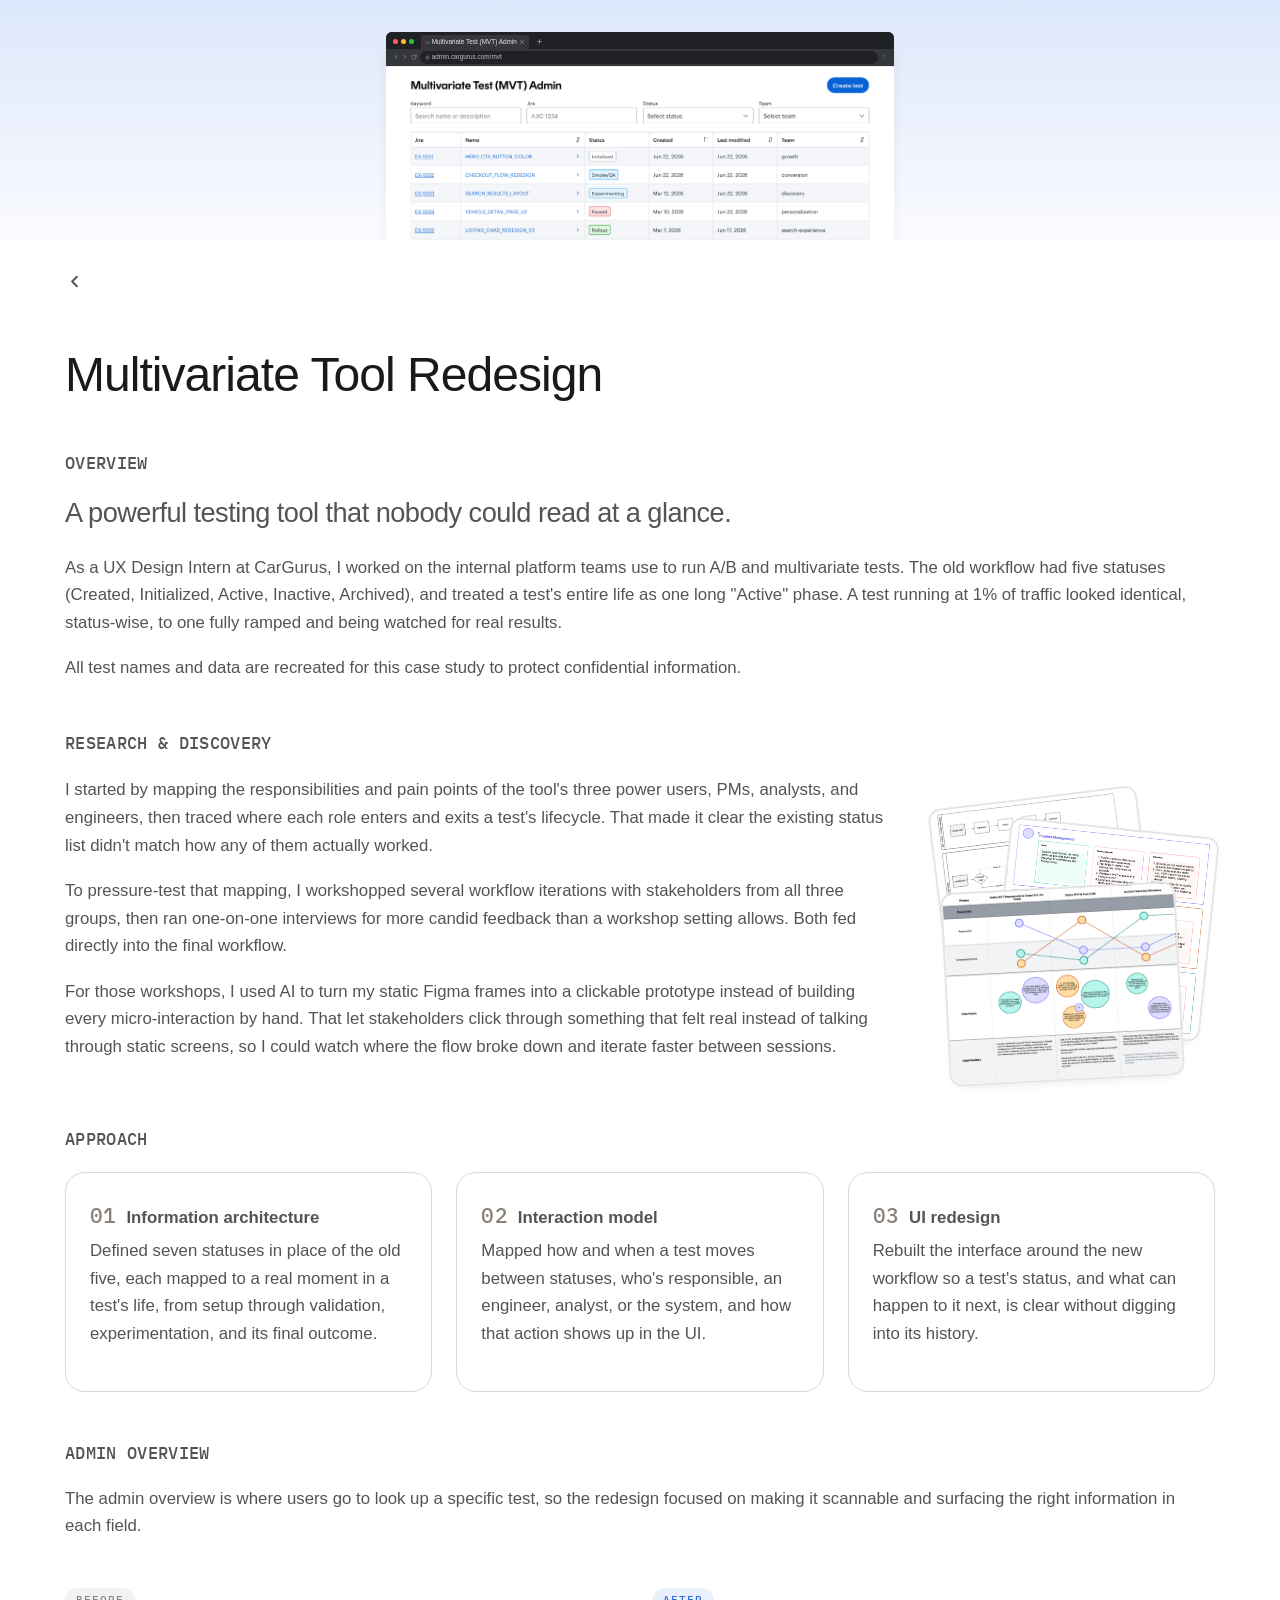
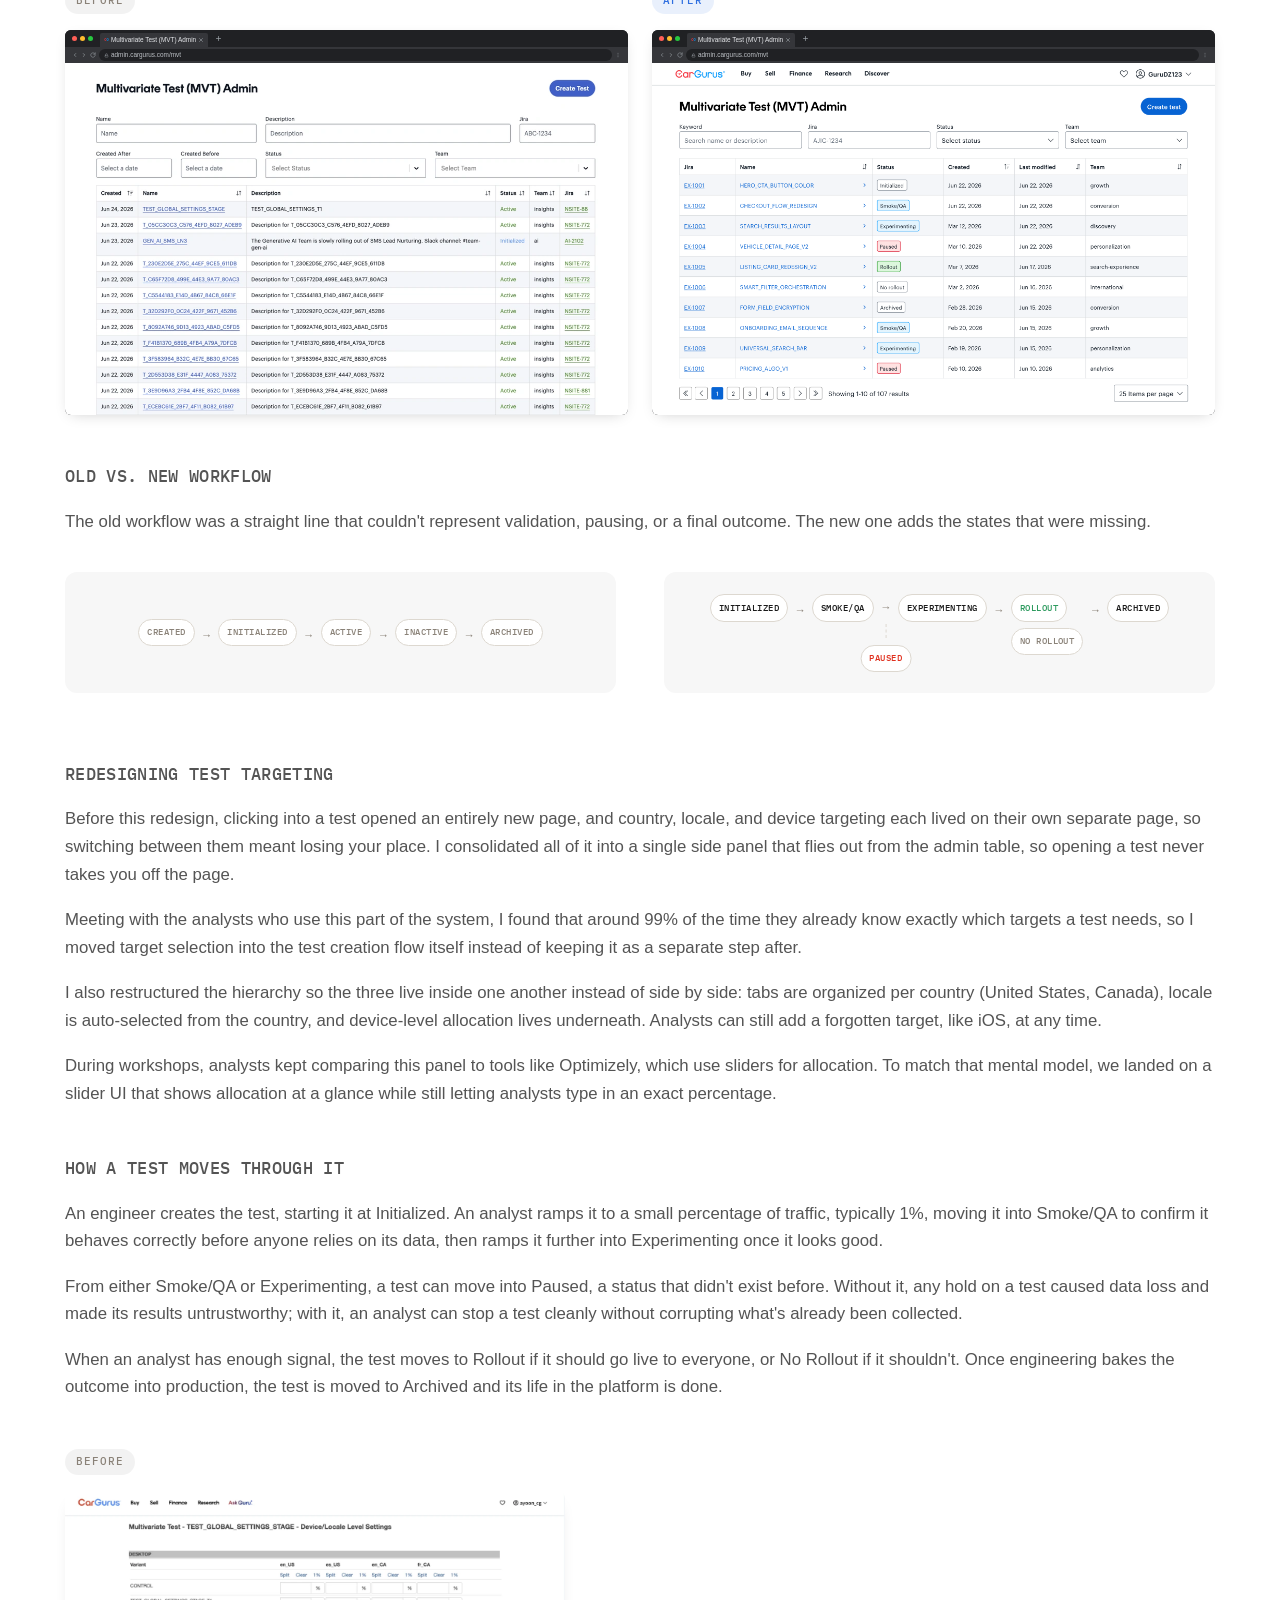
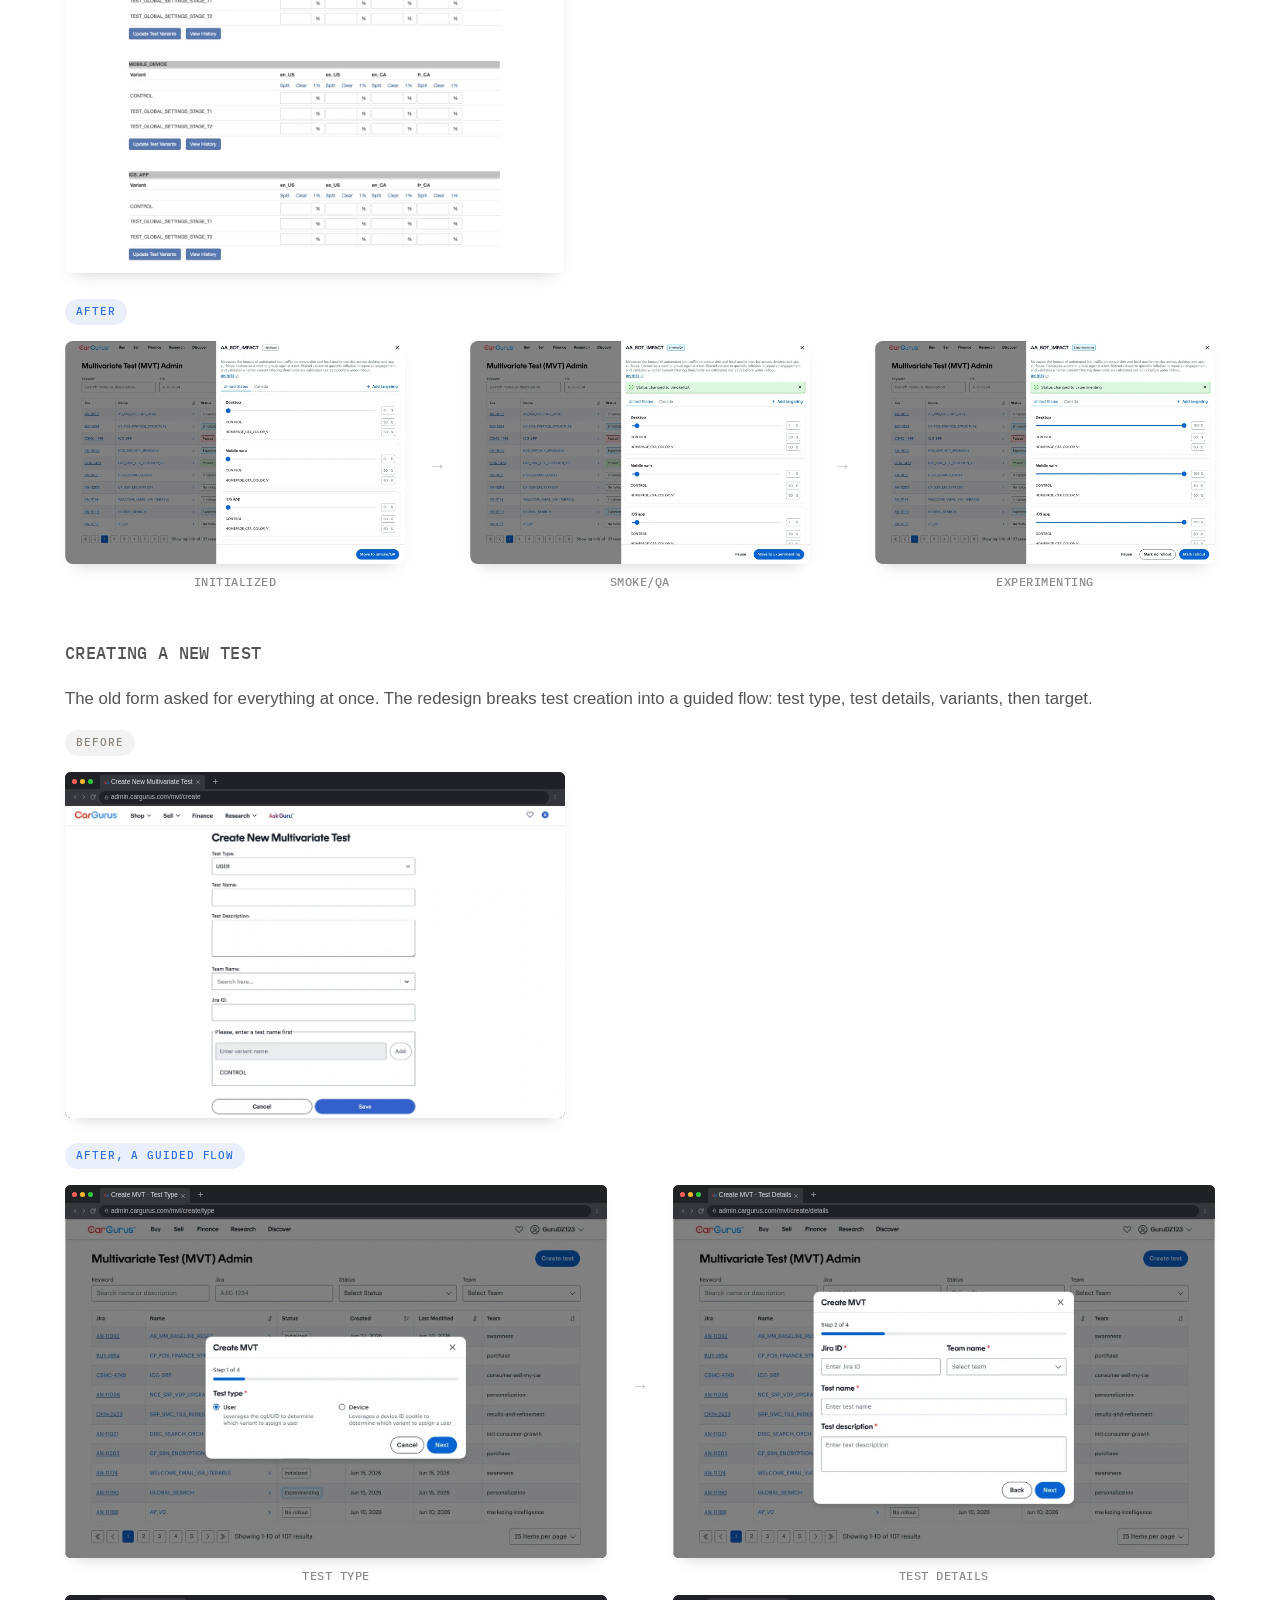
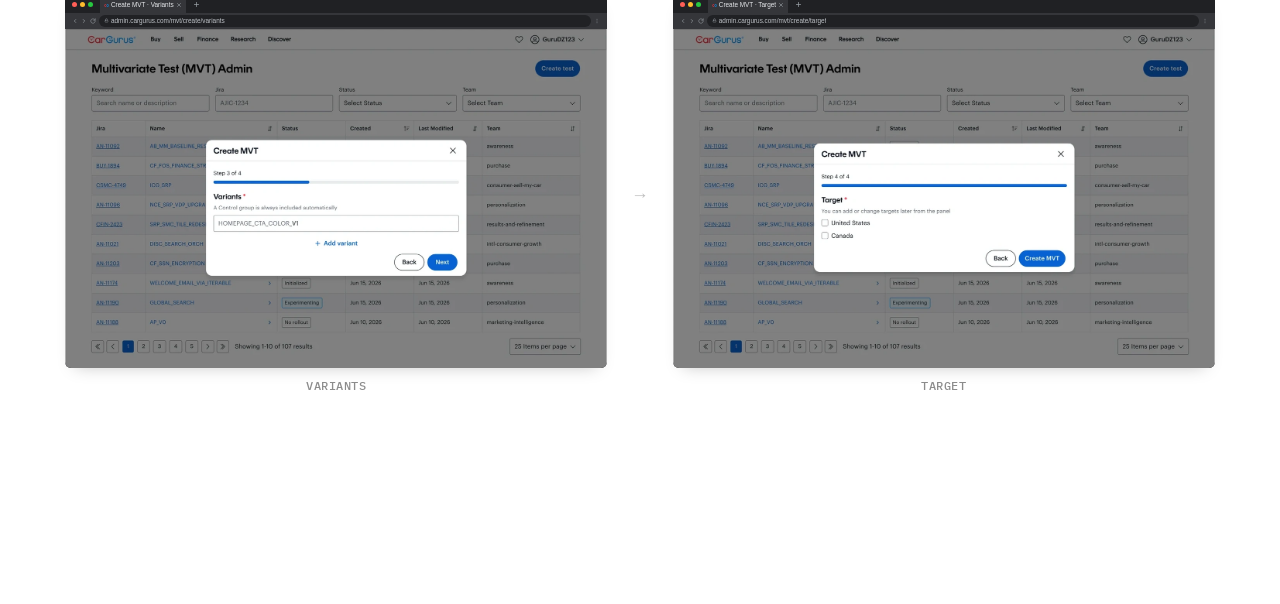
<file: project5.html>
<!DOCTYPE html>
<html lang="en">
<head>
    <meta charset="UTF-8">
    <meta name="viewport" content="width=device-width, initial-scale=1.0">
    <title>Multivariate Tool Redesign - Ashley Yoon</title>
    <link rel="icon" type="image/png" href="/images/favicon.png" />
    <link rel="stylesheet" href="styles.css">
</head>
<body class="project-workflow-page">
    <div class="custom-cursor"></div>

    <!-- Full-bleed banner -->
    <div class="project-banner project-banner--workflow">
        <div class="browser-frame">
            <div class="browser-topbar">
                <div class="browser-dots">
                    <span class="browser-dot browser-dot--red"></span>
                    <span class="browser-dot browser-dot--yellow"></span>
                    <span class="browser-dot browser-dot--green"></span>
                </div>
                <div class="browser-tab">
                    <img class="browser-tab-favicon" src="/images/cargurus-logo.png" alt="">
                    <span class="browser-tab-title">Multivariate Test (MVT) Admin</span>
                    <svg class="browser-tab-close" viewBox="0 0 24 24" fill="none" stroke="currentColor" stroke-width="2.5" stroke-linecap="round"><line x1="6" y1="6" x2="18" y2="18"/><line x1="18" y1="6" x2="6" y2="18"/></svg>
                </div>
                <svg class="browser-tab-new" viewBox="0 0 24 24" fill="none" stroke="currentColor" stroke-width="2.5" stroke-linecap="round"><line x1="12" y1="5" x2="12" y2="19"/><line x1="5" y1="12" x2="19" y2="12"/></svg>
            </div>
            <div class="browser-toolbar">
                <svg class="browser-nav-icon" viewBox="0 0 24 24" fill="none" stroke="currentColor" stroke-width="2.5" stroke-linecap="round" stroke-linejoin="round"><polyline points="15 6 9 12 15 18"/></svg>
                <svg class="browser-nav-icon" viewBox="0 0 24 24" fill="none" stroke="currentColor" stroke-width="2.5" stroke-linecap="round" stroke-linejoin="round"><polyline points="9 6 15 12 9 18"/></svg>
                <svg class="browser-nav-icon" viewBox="0 0 24 24" fill="none" stroke="currentColor" stroke-width="2.2" stroke-linecap="round" stroke-linejoin="round"><path d="M21 12a9 9 0 1 1-3-6.7"/><polyline points="21 3 21 9 15 9"/></svg>
                <div class="browser-address-bar">
                    <svg viewBox="0 0 24 24" fill="none" stroke="currentColor" stroke-width="2" stroke-linecap="round" stroke-linejoin="round"><rect x="5" y="11" width="14" height="9" rx="2"/><path d="M8 11V7a4 4 0 0 1 8 0v4"/></svg>
                    <span>admin.cargurus.com/mvt</span>
                </div>
                <svg class="browser-menu-icon" viewBox="0 0 24 24" fill="currentColor" stroke="none"><circle cx="12" cy="5" r="1.8"/><circle cx="12" cy="12" r="1.8"/><circle cx="12" cy="19" r="1.8"/></svg>
            </div>
            <div class="browser-screen">
                <img src="/images/mvt-after-overview.webp" alt="Redesigned MVT admin table">
            </div>
        </div>
    </div>

    <div class="about-page">
      <div class="about-page-inner">
        <div class="project-detail-inner">
          <!-- Back Button -->
          <a href="/" class="back-button back-button--circle" aria-label="Back to home">
              <svg viewBox="0 0 24 24" fill="none" stroke="currentColor" stroke-width="2.5" stroke-linecap="round" stroke-linejoin="round"><polyline points="15 6 9 12 15 18"/></svg>
          </a>

          <!-- Project Header -->
          <div class="project-detail-header">
              <h1>Multivariate Tool Redesign</h1>
          </div>

          <!-- Project Content -->
          <div class="project-detail-content">
              <!-- Overview Section -->
              <section class="content-section">
                  <h2>Overview</h2>
                  <p class="lead">A powerful testing tool that nobody could read at a glance.</p>
                  <p>As a UX Design Intern at CarGurus, I worked on the internal platform teams use to run A/B and multivariate tests. The old workflow had five statuses (Created, Initialized, Active, Inactive, Archived), and treated a test's entire life as one long "Active" phase. A test running at 1% of traffic looked identical, status-wise, to one fully ramped and being watched for real results.</p>
                  <p class="project-disclaimer">All test names and data are recreated for this case study to protect confidential information.</p>
              </section>

              <!-- Research & Discovery -->
              <section class="content-section">
                  <h2>Research & Discovery</h2>
                  <div class="research-split">
                  <div class="research-text">
                  <p>I started by mapping the responsibilities and pain points of the tool's three power users, PMs, analysts, and engineers, then traced where each role enters and exits a test's lifecycle. That made it clear the existing status list didn't match how any of them actually worked.</p>
                  <p>To pressure-test that mapping, I workshopped several workflow iterations with stakeholders from all three groups, then ran one-on-one interviews for more candid feedback than a workshop setting allows. Both fed directly into the final workflow.</p>
                  <p>For those workshops, I used AI to turn my static Figma frames into a clickable prototype instead of building every micro-interaction by hand. That let stakeholders click through something that felt real instead of talking through static screens, so I could watch where the flow broke down and iterate faster between sessions.</p>
                  </div>
                  <div class="research-collage">
                  <img src="images/mvt-research-1.webp" alt="Workflow mapping diagram from research">
                  <img src="images/mvt-research-3.webp" alt="Workflow mapping exploration">
                  <img src="images/mvt-research-2.webp" alt="Status research notes">
                  </div>
                  </div>
              </section>

              <!-- Approach -->
              <section class="content-section">
              <h2>Approach</h2>
              <div class="features-grid">
              <div class="feature-item">
              <h3>Information architecture</h3>
              <p>Defined seven statuses in place of the old five, each mapped to a real moment in a test's life, from setup through validation, experimentation, and its final outcome.</p>
              </div>
              <div class="feature-item">
              <h3>Interaction model</h3>
              <p>Mapped how and when a test moves between statuses, who's responsible, an engineer, analyst, or the system, and how that action shows up in the UI.</p>
              </div>
              <div class="feature-item">
              <h3>UI redesign</h3>
              <p>Rebuilt the interface around the new workflow so a test's status, and what can happen to it next, is clear without digging into its history.</p>
              </div>
              </div>
              </section>


              <!-- Admin Overview Before & After -->
              <section class="content-section">
              <h2>Admin Overview</h2>
              <p>The admin overview is where users go to look up a specific test, so the redesign focused on making it scannable and surfacing the right information in each field.</p>
              </section>

              <div class="before-after-grid">
              <div class="before-after-pair">
              <div class="before-after-item">
              <span class="before-after-label">Before</span>
              <div class="browser-frame">
              <div class="browser-topbar">
              <div class="browser-dots">
              <span class="browser-dot browser-dot--red"></span>
              <span class="browser-dot browser-dot--yellow"></span>
              <span class="browser-dot browser-dot--green"></span>
              </div>
              <div class="browser-tab">
              <img class="browser-tab-favicon" src="images/cargurus-logo.png" alt="">
              <span class="browser-tab-title">Multivariate Test (MVT) Admin</span>
              <svg class="browser-tab-close" viewBox="0 0 24 24" fill="none" stroke="currentColor" stroke-width="2.5" stroke-linecap="round"><line x1="6" y1="6" x2="18" y2="18"/><line x1="18" y1="6" x2="6" y2="18"/></svg>
              </div>
              <svg class="browser-tab-new" viewBox="0 0 24 24" fill="none" stroke="currentColor" stroke-width="2.5" stroke-linecap="round"><line x1="12" y1="5" x2="12" y2="19"/><line x1="5" y1="12" x2="19" y2="12"/></svg>
              </div>
              <div class="browser-toolbar">
              <svg class="browser-nav-icon" viewBox="0 0 24 24" fill="none" stroke="currentColor" stroke-width="2.5" stroke-linecap="round" stroke-linejoin="round"><polyline points="15 6 9 12 15 18"/></svg>
              <svg class="browser-nav-icon" viewBox="0 0 24 24" fill="none" stroke="currentColor" stroke-width="2.5" stroke-linecap="round" stroke-linejoin="round"><polyline points="9 6 15 12 9 18"/></svg>
              <svg class="browser-nav-icon" viewBox="0 0 24 24" fill="none" stroke="currentColor" stroke-width="2.2" stroke-linecap="round" stroke-linejoin="round"><path d="M21 12a9 9 0 1 1-3-6.7"/><polyline points="21 3 21 9 15 9"/></svg>
              <div class="browser-address-bar">
              <svg viewBox="0 0 24 24" fill="none" stroke="currentColor" stroke-width="2" stroke-linecap="round" stroke-linejoin="round"><rect x="5" y="11" width="14" height="9" rx="2"/><path d="M8 11V7a4 4 0 0 1 8 0v4"/></svg>
              <span>admin.cargurus.com/mvt</span>
              </div>
              <svg class="browser-menu-icon" viewBox="0 0 24 24" fill="currentColor" stroke="none"><circle cx="12" cy="5" r="1.8"/><circle cx="12" cy="12" r="1.8"/><circle cx="12" cy="19" r="1.8"/></svg>
              </div>
              <div class="browser-screen">
              <img src="images/mvt-before-overview.webp" alt="Old MVT admin table with an unclear status lifecycle">
              </div>
              </div>
              </div>
              <div class="before-after-item">
              <span class="before-after-label before-after-label--after-blue">After</span>
              <div class="browser-frame">
              <div class="browser-topbar">
              <div class="browser-dots">
              <span class="browser-dot browser-dot--red"></span>
              <span class="browser-dot browser-dot--yellow"></span>
              <span class="browser-dot browser-dot--green"></span>
              </div>
              <div class="browser-tab">
              <img class="browser-tab-favicon" src="images/cargurus-logo.png" alt="">
              <span class="browser-tab-title">Multivariate Test (MVT) Admin</span>
              <svg class="browser-tab-close" viewBox="0 0 24 24" fill="none" stroke="currentColor" stroke-width="2.5" stroke-linecap="round"><line x1="6" y1="6" x2="18" y2="18"/><line x1="18" y1="6" x2="6" y2="18"/></svg>
              </div>
              <svg class="browser-tab-new" viewBox="0 0 24 24" fill="none" stroke="currentColor" stroke-width="2.5" stroke-linecap="round"><line x1="12" y1="5" x2="12" y2="19"/><line x1="5" y1="12" x2="19" y2="12"/></svg>
              </div>
              <div class="browser-toolbar">
              <svg class="browser-nav-icon" viewBox="0 0 24 24" fill="none" stroke="currentColor" stroke-width="2.5" stroke-linecap="round" stroke-linejoin="round"><polyline points="15 6 9 12 15 18"/></svg>
              <svg class="browser-nav-icon" viewBox="0 0 24 24" fill="none" stroke="currentColor" stroke-width="2.5" stroke-linecap="round" stroke-linejoin="round"><polyline points="9 6 15 12 9 18"/></svg>
              <svg class="browser-nav-icon" viewBox="0 0 24 24" fill="none" stroke="currentColor" stroke-width="2.2" stroke-linecap="round" stroke-linejoin="round"><path d="M21 12a9 9 0 1 1-3-6.7"/><polyline points="21 3 21 9 15 9"/></svg>
              <div class="browser-address-bar">
              <svg viewBox="0 0 24 24" fill="none" stroke="currentColor" stroke-width="2" stroke-linecap="round" stroke-linejoin="round"><rect x="5" y="11" width="14" height="9" rx="2"/><path d="M8 11V7a4 4 0 0 1 8 0v4"/></svg>
              <span>admin.cargurus.com/mvt</span>
              </div>
              <svg class="browser-menu-icon" viewBox="0 0 24 24" fill="currentColor" stroke="none"><circle cx="12" cy="5" r="1.8"/><circle cx="12" cy="12" r="1.8"/><circle cx="12" cy="19" r="1.8"/></svg>
              </div>
              <div class="browser-screen">
              <img src="images/mvt-after-overview.webp" alt="Redesigned MVT admin table showing the new statuses">
              </div>
              </div>
              </div>
              </div>
              </div>

              <!-- Workflow Diagrams -->
              <section class="content-section">
              <h2>Old vs. New Workflow</h2>
              <p>The old workflow was a straight line that couldn't represent validation, pausing, or a final outcome. The new one adds the states that were missing.</p>

              <div class="workflow-diagram-columns">

              <div class="workflow-diagram-column">
              <div class="workflow-diagram workflow-diagram--old">
                  <div class="workflow-row">
                      <div class="workflow-node">Created</div>
                      <span class="workflow-arrow">→</span>
                      <div class="workflow-node">Initialized</div>
                      <span class="workflow-arrow">→</span>
                      <div class="workflow-node">Active</div>
                      <span class="workflow-arrow">→</span>
                      <div class="workflow-node">Inactive</div>
                      <span class="workflow-arrow">→</span>
                      <div class="workflow-node">Archived</div>
                  </div>
              </div>
              </div>

              <div class="workflow-diagram-column">
              <div class="workflow-diagram workflow-diagram--new">
                  <div class="workflow-row">
                      <div class="workflow-node">Initialized</div>
                      <span class="workflow-arrow">→</span>
                      <div class="workflow-branch-group">
                          <div class="workflow-branch-top">
                              <div class="workflow-node">Smoke/QA</div>
                              <div class="workflow-branch-arrow">
                                  <span class="workflow-arrow">→</span>
                                  <div class="workflow-branch-drop">
                                      <div class="workflow-branch-connector"></div>
                                      <div class="workflow-node workflow-node--pause">Paused</div>
                                  </div>
                              </div>
                              <div class="workflow-node">Experimenting</div>
                          </div>
                      </div>
                      <span class="workflow-arrow">→</span>
                      <div class="workflow-outcome-group">
                          <div class="workflow-node workflow-node--rollout">Rollout</div>
                          <div class="workflow-node workflow-node--no-rollout">No Rollout</div>
                      </div>
                      <span class="workflow-arrow">→</span>
                      <div class="workflow-node">Archived</div>
                  </div>
              </div>
              </div>

              </div>
              </section>

              <!-- Redesigning Test Targeting -->
              <section class="content-section">
              <h2>Redesigning Test Targeting</h2>
              <p>Before this redesign, clicking into a test opened an entirely new page, and country, locale, and device targeting each lived on their own separate page, so switching between them meant losing your place. I consolidated all of it into a single side panel that flies out from the admin table, so opening a test never takes you off the page.</p>
              <p>Meeting with the analysts who use this part of the system, I found that around 99% of the time they already know exactly which targets a test needs, so I moved target selection into the test creation flow itself instead of keeping it as a separate step after.</p>
              <p>I also restructured the hierarchy so the three live inside one another instead of side by side: tabs are organized per country (United States, Canada), locale is auto-selected from the country, and device-level allocation lives underneath. Analysts can still add a forgotten target, like iOS, at any time.</p>
              <p>During workshops, analysts kept comparing this panel to tools like Optimizely, which use sliders for allocation. To match that mental model, we landed on a slider UI that shows allocation at a glance while still letting analysts type in an exact percentage.</p>

              </section>

              <!-- How It Works -->
              <section class="content-section">
              <h2>How a Test Moves Through It</h2>
              <p>An engineer creates the test, starting it at Initialized. An analyst ramps it to a small percentage of traffic, typically 1%, moving it into Smoke/QA to confirm it behaves correctly before anyone relies on its data, then ramps it further into Experimenting once it looks good.</p>
              <p>From either Smoke/QA or Experimenting, a test can move into Paused, a status that didn't exist before. Without it, any hold on a test caused data loss and made its results untrustworthy; with it, an analyst can stop a test cleanly without corrupting what's already been collected.</p>
              <p>When an analyst has enough signal, the test moves to Rollout if it should go live to everyone, or No Rollout if it shouldn't. Once engineering bakes the outcome into production, the test is moved to Archived and its life in the platform is done.</p>
              </section>

              <section class="content-section">
              <span class="before-after-label before-after-label--standalone">Before</span>
              <img class="flow-step-image flow-step-image--single" src="images/mvt-interaction-before.webp" alt="Old test detail panel with plain percentage input fields per locale and device">

              <span class="before-after-label before-after-label--after-blue before-after-label--standalone">After</span>

              <div class="flow-sequence">
              <div class="flow-row">

              <div class="flow-step">
              <img class="flow-step-image" src="images/mvt-interaction-initialized.webp" alt="Test panel at Initialized, with a Move to Smoke/QA action">
              <span class="flow-step-label">Initialized</span>
              </div>

              <span class="flow-arrow">→</span>

              <div class="flow-step">
              <img class="flow-step-image" src="images/mvt-interaction-smoke-qa.webp" alt="Test panel at Smoke/QA, ramped to 1% with Pause and Move to Experimenting actions">
              <span class="flow-step-label">Smoke/QA</span>
              </div>

              <span class="flow-arrow">→</span>

              <div class="flow-step">
              <img class="flow-step-image" src="images/mvt-interaction-experimenting.webp" alt="Test panel at Experimenting, ramped to 100% with Pause, Mark no rollout, and Mark rollout actions">
              <span class="flow-step-label">Experimenting</span>
              </div>

              </div>
              </div>
              </section>

              <!-- Test Creation Flow -->
              <section class="content-section">
              <h2>Creating a New Test</h2>
              <p>The old form asked for everything at once. The redesign breaks test creation into a guided flow: test type, test details, variants, then target.</p>

              <span class="before-after-label before-after-label--standalone">Before</span>
              <div class="browser-frame browser-frame--flow-single">
              <div class="browser-topbar">
              <div class="browser-dots">
              <span class="browser-dot browser-dot--red"></span>
              <span class="browser-dot browser-dot--yellow"></span>
              <span class="browser-dot browser-dot--green"></span>
              </div>
              <div class="browser-tab">
              <img class="browser-tab-favicon" src="images/cargurus-logo.png" alt="">
              <span class="browser-tab-title">Create New Multivariate Test</span>
              <svg class="browser-tab-close" viewBox="0 0 24 24" fill="none" stroke="currentColor" stroke-width="2.5" stroke-linecap="round"><line x1="6" y1="6" x2="18" y2="18"/><line x1="18" y1="6" x2="6" y2="18"/></svg>
              </div>
              <svg class="browser-tab-new" viewBox="0 0 24 24" fill="none" stroke="currentColor" stroke-width="2.5" stroke-linecap="round"><line x1="12" y1="5" x2="12" y2="19"/><line x1="5" y1="12" x2="19" y2="12"/></svg>
              </div>
              <div class="browser-toolbar">
              <svg class="browser-nav-icon" viewBox="0 0 24 24" fill="none" stroke="currentColor" stroke-width="2.5" stroke-linecap="round" stroke-linejoin="round"><polyline points="15 6 9 12 15 18"/></svg>
              <svg class="browser-nav-icon" viewBox="0 0 24 24" fill="none" stroke="currentColor" stroke-width="2.5" stroke-linecap="round" stroke-linejoin="round"><polyline points="9 6 15 12 9 18"/></svg>
              <svg class="browser-nav-icon" viewBox="0 0 24 24" fill="none" stroke="currentColor" stroke-width="2.2" stroke-linecap="round" stroke-linejoin="round"><path d="M21 12a9 9 0 1 1-3-6.7"/><polyline points="21 3 21 9 15 9"/></svg>
              <div class="browser-address-bar">
              <svg viewBox="0 0 24 24" fill="none" stroke="currentColor" stroke-width="2" stroke-linecap="round" stroke-linejoin="round"><rect x="5" y="11" width="14" height="9" rx="2"/><path d="M8 11V7a4 4 0 0 1 8 0v4"/></svg>
              <span>admin.cargurus.com/mvt/create</span>
              </div>
              <svg class="browser-menu-icon" viewBox="0 0 24 24" fill="currentColor" stroke="none"><circle cx="12" cy="5" r="1.8"/><circle cx="12" cy="12" r="1.8"/><circle cx="12" cy="19" r="1.8"/></svg>
              </div>
              <div class="browser-screen">
              <img src="images/mvt-before-create-test.webp" alt="Old single-page form for creating a new test">
              </div>
              </div>

              <span class="before-after-label before-after-label--after-blue before-after-label--standalone">After, a guided flow</span>
              <div class="flow-sequence">

              <div class="flow-row">

              <div class="flow-step">
              <div class="browser-frame browser-frame--flow">
              <div class="browser-topbar">
              <div class="browser-dots">
              <span class="browser-dot browser-dot--red"></span>
              <span class="browser-dot browser-dot--yellow"></span>
              <span class="browser-dot browser-dot--green"></span>
              </div>
              <div class="browser-tab">
              <img class="browser-tab-favicon" src="images/cargurus-logo.png" alt="">
              <span class="browser-tab-title">Create MVT · Test Type</span>
              <svg class="browser-tab-close" viewBox="0 0 24 24" fill="none" stroke="currentColor" stroke-width="2.5" stroke-linecap="round"><line x1="6" y1="6" x2="18" y2="18"/><line x1="18" y1="6" x2="6" y2="18"/></svg>
              </div>
              <svg class="browser-tab-new" viewBox="0 0 24 24" fill="none" stroke="currentColor" stroke-width="2.5" stroke-linecap="round"><line x1="12" y1="5" x2="12" y2="19"/><line x1="5" y1="12" x2="19" y2="12"/></svg>
              </div>
              <div class="browser-toolbar">
              <svg class="browser-nav-icon" viewBox="0 0 24 24" fill="none" stroke="currentColor" stroke-width="2.5" stroke-linecap="round" stroke-linejoin="round"><polyline points="15 6 9 12 15 18"/></svg>
              <svg class="browser-nav-icon" viewBox="0 0 24 24" fill="none" stroke="currentColor" stroke-width="2.5" stroke-linecap="round" stroke-linejoin="round"><polyline points="9 6 15 12 9 18"/></svg>
              <svg class="browser-nav-icon" viewBox="0 0 24 24" fill="none" stroke="currentColor" stroke-width="2.2" stroke-linecap="round" stroke-linejoin="round"><path d="M21 12a9 9 0 1 1-3-6.7"/><polyline points="21 3 21 9 15 9"/></svg>
              <div class="browser-address-bar">
              <svg viewBox="0 0 24 24" fill="none" stroke="currentColor" stroke-width="2" stroke-linecap="round" stroke-linejoin="round"><rect x="5" y="11" width="14" height="9" rx="2"/><path d="M8 11V7a4 4 0 0 1 8 0v4"/></svg>
              <span>admin.cargurus.com/mvt/create/type</span>
              </div>
              <svg class="browser-menu-icon" viewBox="0 0 24 24" fill="currentColor" stroke="none"><circle cx="12" cy="5" r="1.8"/><circle cx="12" cy="12" r="1.8"/><circle cx="12" cy="19" r="1.8"/></svg>
              </div>
              <div class="browser-screen">
              <img src="images/mvt-after-test-type.webp" alt="Step 1: choosing a test type">
              </div>
              </div>
              <span class="flow-step-label">Test Type</span>
              </div>

              <span class="flow-arrow">→</span>

              <div class="flow-step">
              <div class="browser-frame browser-frame--flow">
              <div class="browser-topbar">
              <div class="browser-dots">
              <span class="browser-dot browser-dot--red"></span>
              <span class="browser-dot browser-dot--yellow"></span>
              <span class="browser-dot browser-dot--green"></span>
              </div>
              <div class="browser-tab">
              <img class="browser-tab-favicon" src="images/cargurus-logo.png" alt="">
              <span class="browser-tab-title">Create MVT · Test Details</span>
              <svg class="browser-tab-close" viewBox="0 0 24 24" fill="none" stroke="currentColor" stroke-width="2.5" stroke-linecap="round"><line x1="6" y1="6" x2="18" y2="18"/><line x1="18" y1="6" x2="6" y2="18"/></svg>
              </div>
              <svg class="browser-tab-new" viewBox="0 0 24 24" fill="none" stroke="currentColor" stroke-width="2.5" stroke-linecap="round"><line x1="12" y1="5" x2="12" y2="19"/><line x1="5" y1="12" x2="19" y2="12"/></svg>
              </div>
              <div class="browser-toolbar">
              <svg class="browser-nav-icon" viewBox="0 0 24 24" fill="none" stroke="currentColor" stroke-width="2.5" stroke-linecap="round" stroke-linejoin="round"><polyline points="15 6 9 12 15 18"/></svg>
              <svg class="browser-nav-icon" viewBox="0 0 24 24" fill="none" stroke="currentColor" stroke-width="2.5" stroke-linecap="round" stroke-linejoin="round"><polyline points="9 6 15 12 9 18"/></svg>
              <svg class="browser-nav-icon" viewBox="0 0 24 24" fill="none" stroke="currentColor" stroke-width="2.2" stroke-linecap="round" stroke-linejoin="round"><path d="M21 12a9 9 0 1 1-3-6.7"/><polyline points="21 3 21 9 15 9"/></svg>
              <div class="browser-address-bar">
              <svg viewBox="0 0 24 24" fill="none" stroke="currentColor" stroke-width="2" stroke-linecap="round" stroke-linejoin="round"><rect x="5" y="11" width="14" height="9" rx="2"/><path d="M8 11V7a4 4 0 0 1 8 0v4"/></svg>
              <span>admin.cargurus.com/mvt/create/details</span>
              </div>
              <svg class="browser-menu-icon" viewBox="0 0 24 24" fill="currentColor" stroke="none"><circle cx="12" cy="5" r="1.8"/><circle cx="12" cy="12" r="1.8"/><circle cx="12" cy="19" r="1.8"/></svg>
              </div>
              <div class="browser-screen">
              <img src="images/mvt-after-test-details.webp" alt="Step 2: entering test details, jira ID, and team">
              </div>
              </div>
              <span class="flow-step-label">Test Details</span>
              </div>

              </div>

              <div class="flow-row">

              <div class="flow-step">
              <div class="browser-frame browser-frame--flow">
              <div class="browser-topbar">
              <div class="browser-dots">
              <span class="browser-dot browser-dot--red"></span>
              <span class="browser-dot browser-dot--yellow"></span>
              <span class="browser-dot browser-dot--green"></span>
              </div>
              <div class="browser-tab">
              <img class="browser-tab-favicon" src="images/cargurus-logo.png" alt="">
              <span class="browser-tab-title">Create MVT · Variants</span>
              <svg class="browser-tab-close" viewBox="0 0 24 24" fill="none" stroke="currentColor" stroke-width="2.5" stroke-linecap="round"><line x1="6" y1="6" x2="18" y2="18"/><line x1="18" y1="6" x2="6" y2="18"/></svg>
              </div>
              <svg class="browser-tab-new" viewBox="0 0 24 24" fill="none" stroke="currentColor" stroke-width="2.5" stroke-linecap="round"><line x1="12" y1="5" x2="12" y2="19"/><line x1="5" y1="12" x2="19" y2="12"/></svg>
              </div>
              <div class="browser-toolbar">
              <svg class="browser-nav-icon" viewBox="0 0 24 24" fill="none" stroke="currentColor" stroke-width="2.5" stroke-linecap="round" stroke-linejoin="round"><polyline points="15 6 9 12 15 18"/></svg>
              <svg class="browser-nav-icon" viewBox="0 0 24 24" fill="none" stroke="currentColor" stroke-width="2.5" stroke-linecap="round" stroke-linejoin="round"><polyline points="9 6 15 12 9 18"/></svg>
              <svg class="browser-nav-icon" viewBox="0 0 24 24" fill="none" stroke="currentColor" stroke-width="2.2" stroke-linecap="round" stroke-linejoin="round"><path d="M21 12a9 9 0 1 1-3-6.7"/><polyline points="21 3 21 9 15 9"/></svg>
              <div class="browser-address-bar">
              <svg viewBox="0 0 24 24" fill="none" stroke="currentColor" stroke-width="2" stroke-linecap="round" stroke-linejoin="round"><rect x="5" y="11" width="14" height="9" rx="2"/><path d="M8 11V7a4 4 0 0 1 8 0v4"/></svg>
              <span>admin.cargurus.com/mvt/create/variants</span>
              </div>
              <svg class="browser-menu-icon" viewBox="0 0 24 24" fill="currentColor" stroke="none"><circle cx="12" cy="5" r="1.8"/><circle cx="12" cy="12" r="1.8"/><circle cx="12" cy="19" r="1.8"/></svg>
              </div>
              <div class="browser-screen">
              <img src="images/mvt-after-variants.webp" alt="Step 3: adding variants">
              </div>
              </div>
              <span class="flow-step-label">Variants</span>
              </div>

              <span class="flow-arrow">→</span>

              <div class="flow-step">
              <div class="browser-frame browser-frame--flow">
              <div class="browser-topbar">
              <div class="browser-dots">
              <span class="browser-dot browser-dot--red"></span>
              <span class="browser-dot browser-dot--yellow"></span>
              <span class="browser-dot browser-dot--green"></span>
              </div>
              <div class="browser-tab">
              <img class="browser-tab-favicon" src="images/cargurus-logo.png" alt="">
              <span class="browser-tab-title">Create MVT · Target</span>
              <svg class="browser-tab-close" viewBox="0 0 24 24" fill="none" stroke="currentColor" stroke-width="2.5" stroke-linecap="round"><line x1="6" y1="6" x2="18" y2="18"/><line x1="18" y1="6" x2="6" y2="18"/></svg>
              </div>
              <svg class="browser-tab-new" viewBox="0 0 24 24" fill="none" stroke="currentColor" stroke-width="2.5" stroke-linecap="round"><line x1="12" y1="5" x2="12" y2="19"/><line x1="5" y1="12" x2="19" y2="12"/></svg>
              </div>
              <div class="browser-toolbar">
              <svg class="browser-nav-icon" viewBox="0 0 24 24" fill="none" stroke="currentColor" stroke-width="2.5" stroke-linecap="round" stroke-linejoin="round"><polyline points="15 6 9 12 15 18"/></svg>
              <svg class="browser-nav-icon" viewBox="0 0 24 24" fill="none" stroke="currentColor" stroke-width="2.5" stroke-linecap="round" stroke-linejoin="round"><polyline points="9 6 15 12 9 18"/></svg>
              <svg class="browser-nav-icon" viewBox="0 0 24 24" fill="none" stroke="currentColor" stroke-width="2.2" stroke-linecap="round" stroke-linejoin="round"><path d="M21 12a9 9 0 1 1-3-6.7"/><polyline points="21 3 21 9 15 9"/></svg>
              <div class="browser-address-bar">
              <svg viewBox="0 0 24 24" fill="none" stroke="currentColor" stroke-width="2" stroke-linecap="round" stroke-linejoin="round"><rect x="5" y="11" width="14" height="9" rx="2"/><path d="M8 11V7a4 4 0 0 1 8 0v4"/></svg>
              <span>admin.cargurus.com/mvt/create/target</span>
              </div>
              <svg class="browser-menu-icon" viewBox="0 0 24 24" fill="currentColor" stroke="none"><circle cx="12" cy="5" r="1.8"/><circle cx="12" cy="12" r="1.8"/><circle cx="12" cy="19" r="1.8"/></svg>
              </div>
              <div class="browser-screen">
              <img src="images/mvt-after-target.webp" alt="Step 4: choosing a test's target">
              </div>
              </div>
              <span class="flow-step-label">Target</span>
              </div>

              </div>

              </div>
              </section>

          </div>
        </div>
      </div>
    </div>

    <!-- Lightbox -->
    <div class="lightbox" id="lightbox">
        <span class="lightbox-close">&times;</span>
        <img class="lightbox-content" id="lightbox-img" alt="Enlarged view">
    </div>

    <script>
        // Custom cursor
        const cursor = document.querySelector('.custom-cursor');

        document.addEventListener('mousemove', (e) => {
            cursor.style.left = e.clientX + 'px';
            cursor.style.top = e.clientY + 'px';
        });

        document.querySelectorAll('a, button, .lightbox-close').forEach(element => {
            element.addEventListener('mouseenter', () => cursor.classList.add('hover'));
            element.addEventListener('mouseleave', () => cursor.classList.remove('hover'));
        });

        // Lightbox functionality
        const lightbox = document.getElementById('lightbox');
        const lightboxImg = document.getElementById('lightbox-img');
        const lightboxClose = document.querySelector('.lightbox-close');

        document.querySelectorAll('.browser-screen img, .flow-step-image, .research-collage img').forEach(img => {
            img.addEventListener('click', () => {
                lightbox.style.display = 'flex';
                lightboxImg.src = img.src;
            });
        });

        lightboxClose.addEventListener('click', () => {
            lightbox.style.display = 'none';
        });

        lightbox.addEventListener('click', (e) => {
            if (e.target === lightbox) {
                lightbox.style.display = 'none';
            }
        });

        document.addEventListener('keydown', (e) => {
            if (e.key === 'Escape' && lightbox.style.display === 'flex') {
                lightbox.style.display = 'none';
            }
        });
    </script>
</body>
</html>
</file>
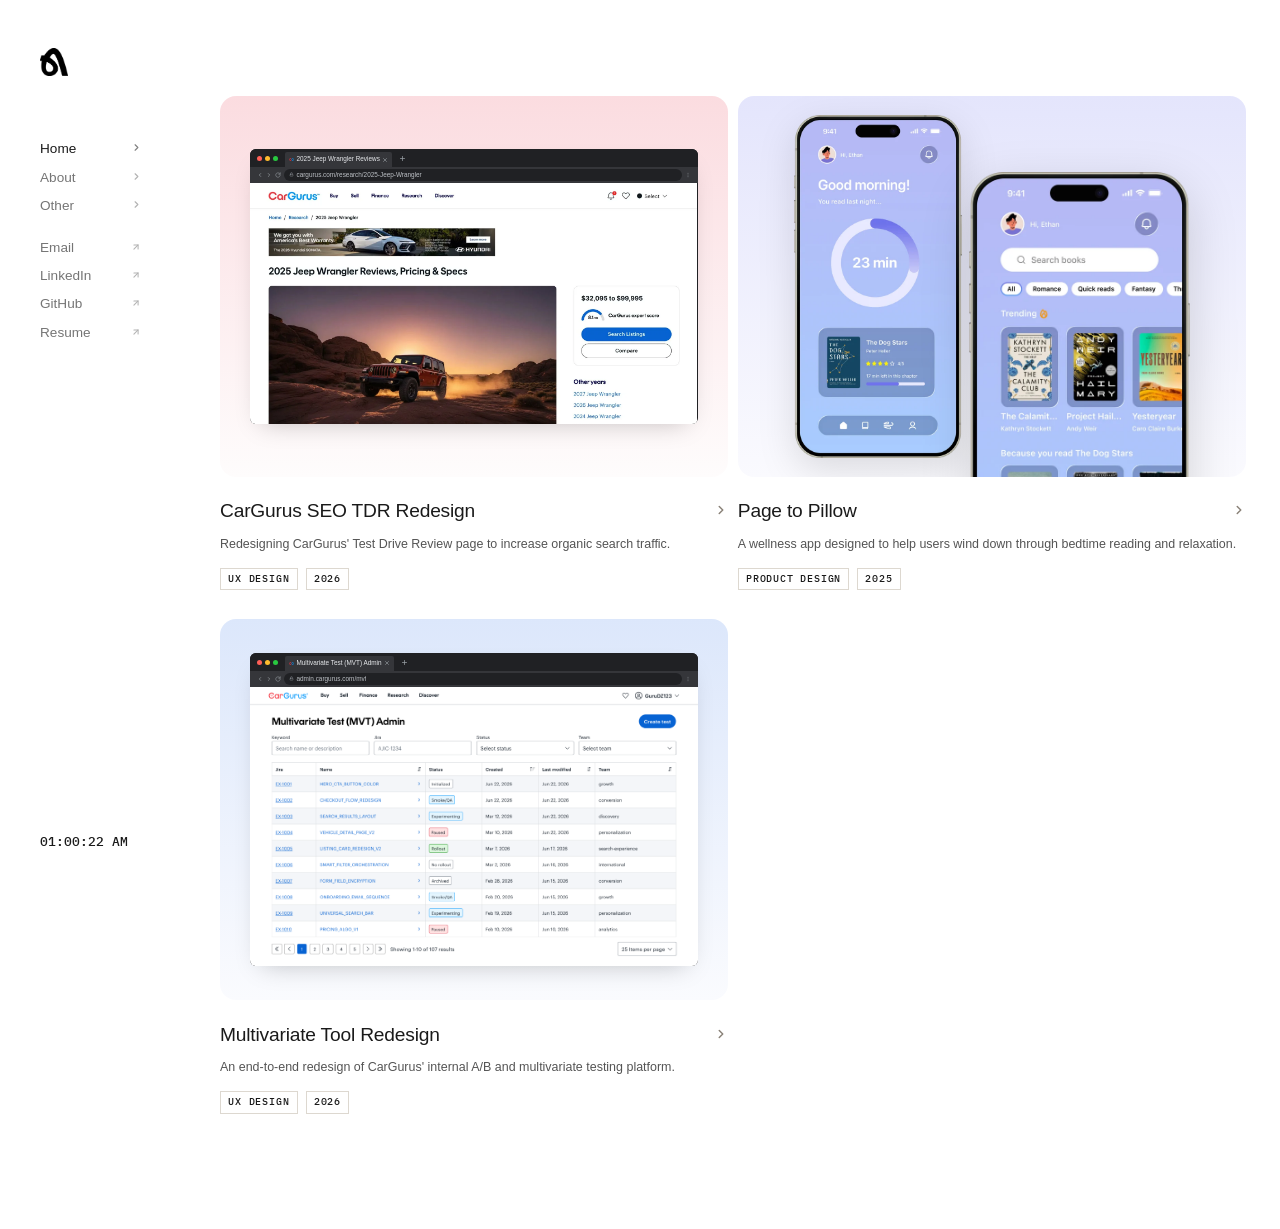
<file: projects.html>
<!doctype html>
<html lang="en">
  <head>
    <meta charset="UTF-8" />
    <meta name="viewport" content="width=device-width, initial-scale=1.0" />
    <title>Work — Ashley Yoon</title>

    <link rel="icon" type="image/png" href="/images/LOGO.png" />
    <link rel="stylesheet" href="styles.css" />

    <!-- Redirect to homepage work section -->
    <script>window.location.replace("/#work");</script>
  </head>
  <body></body>
</html>
</file>
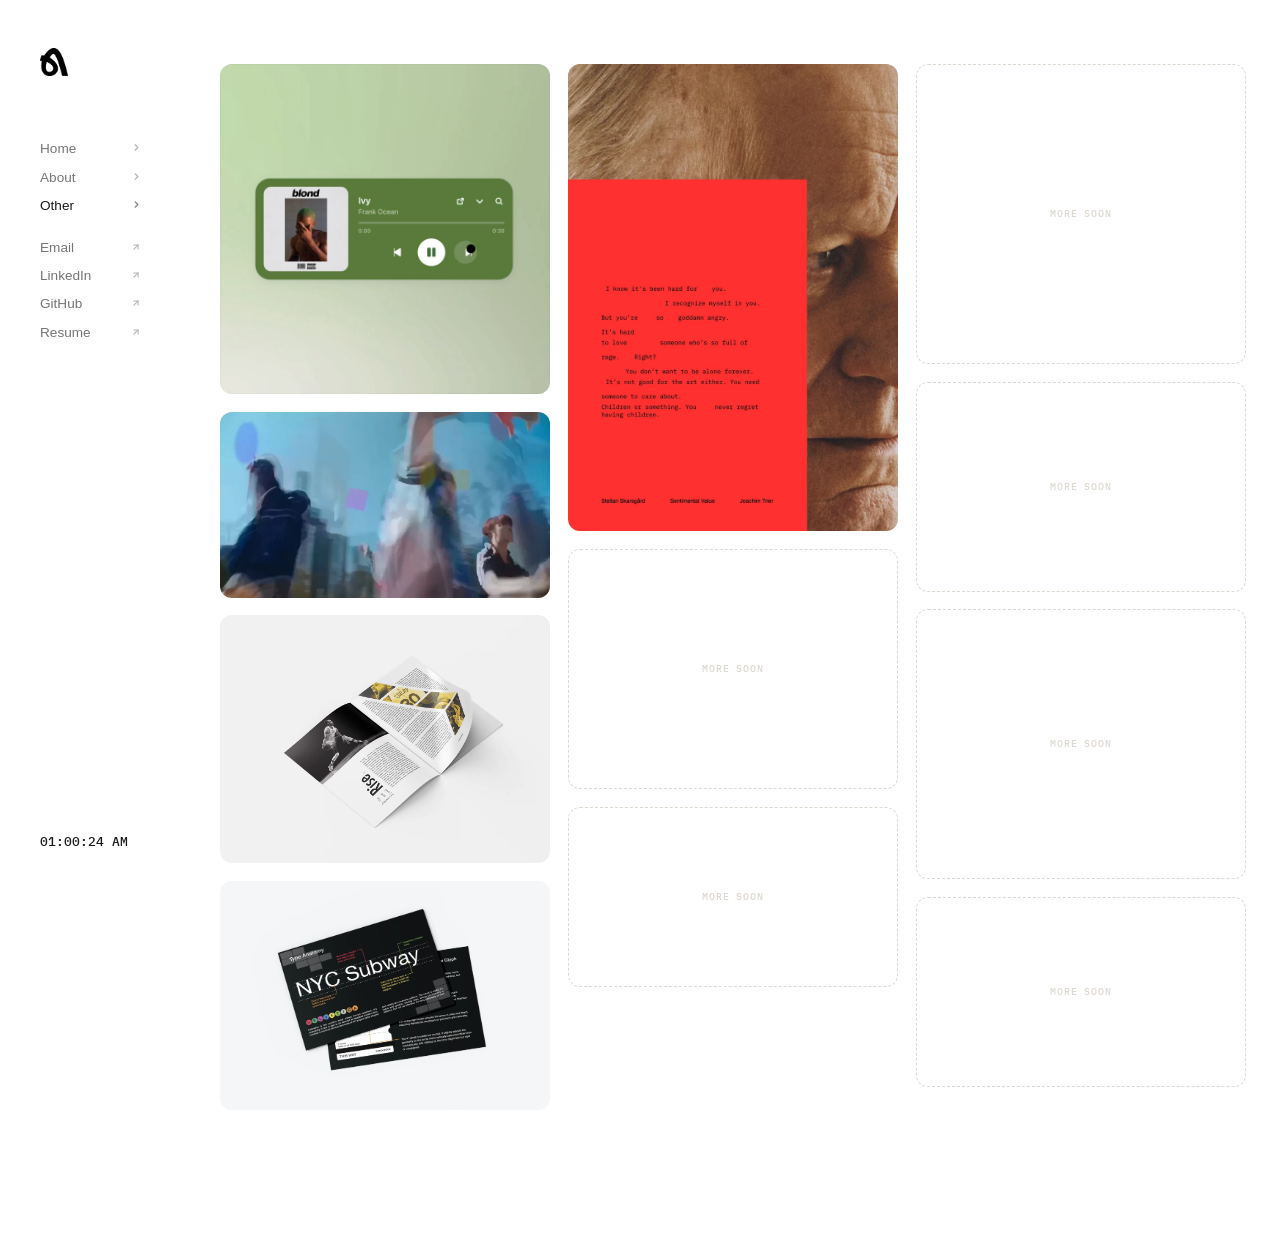
<file: work.html>
<!doctype html>
<html lang="en">
  <head>
    <meta charset="UTF-8" />
    <meta name="viewport" content="width=device-width, initial-scale=1.0" />
    <title>Work - Ashley Yoon</title>
    <link rel="icon" type="image/png" href="/images/favicon.png" />
    <link rel="stylesheet" href="styles.css" />
  </head>
  <body>
    <div class="custom-cursor"></div>

    <div class="layout">
      <aside class="sidebar">
        <div class="sidebar-inner">
          <div class="sidebar-bio">
            <img src="/images/site-logo.png" alt="Ashley Yoon" class="sidebar-avatar" />
          </div>

          <nav class="sidebar-nav">
            <ul class="sidebar-list">
              <li>
                <a href="/" class="sidebar-link">
                  <span class="sidebar-link-text">Home</span>
                  <span class="sidebar-arrow"><svg width="11" height="11" viewBox="0 0 24 24" fill="none" stroke="currentColor" stroke-width="2.5" stroke-linecap="round" stroke-linejoin="round"><polyline points="9 18 15 12 9 6"/></svg></span>
                </a>
              </li>
              <li>
                <a href="about.html" class="sidebar-link">
                  <span class="sidebar-link-text">About</span>
                  <span class="sidebar-arrow"><svg width="11" height="11" viewBox="0 0 24 24" fill="none" stroke="currentColor" stroke-width="2.5" stroke-linecap="round" stroke-linejoin="round"><polyline points="9 18 15 12 9 6"/></svg></span>
                </a>
              </li>
              <li>
                <a href="work.html" class="sidebar-link" aria-current="page">
                  <span class="sidebar-link-text">Other</span>
                  <span class="sidebar-arrow"><svg width="11" height="11" viewBox="0 0 24 24" fill="none" stroke="currentColor" stroke-width="2.5" stroke-linecap="round" stroke-linejoin="round"><polyline points="9 18 15 12 9 6"/></svg></span>
                </a>
              </li>
            </ul>

            <ul class="sidebar-list">
              <li>
                <a href="mailto:yoon.ash@northeastern.edu" class="sidebar-link">
                  <span class="sidebar-link-text">Email</span>
                  <span class="sidebar-arrow"><svg width="10" height="10" viewBox="0 0 24 24" fill="none" stroke="currentColor" stroke-width="2.5" stroke-linecap="round" stroke-linejoin="round"><line x1="7" y1="17" x2="17" y2="7"/><polyline points="7 7 17 7 17 17"/></svg></span>
                </a>
              </li>
              <li>
                <a
                  href="https://www.linkedin.com/in/ashleyooon/"
                  target="_blank"
                  class="sidebar-link"
                >
                  <span class="sidebar-link-text">LinkedIn</span>
                  <span class="sidebar-arrow"><svg width="10" height="10" viewBox="0 0 24 24" fill="none" stroke="currentColor" stroke-width="2.5" stroke-linecap="round" stroke-linejoin="round"><line x1="7" y1="17" x2="17" y2="7"/><polyline points="7 7 17 7 17 17"/></svg></span>
                </a>
              </li>
              <li>
                <a
                  href="https://github.com/ashleyoon"
                  target="_blank"
                  class="sidebar-link"
                >
                  <span class="sidebar-link-text">GitHub</span>
                  <span class="sidebar-arrow"><svg width="10" height="10" viewBox="0 0 24 24" fill="none" stroke="currentColor" stroke-width="2.5" stroke-linecap="round" stroke-linejoin="round"><line x1="7" y1="17" x2="17" y2="7"/><polyline points="7 7 17 7 17 17"/></svg></span>
                </a>
              </li>
              <li>
                <a
                  href="/images/ashley-yoon-resume.pdf"
                  target="_blank"
                  class="sidebar-link"
                >
                  <span class="sidebar-link-text">Resume</span>
                  <span class="sidebar-arrow"><svg width="10" height="10" viewBox="0 0 24 24" fill="none" stroke="currentColor" stroke-width="2.5" stroke-linecap="round" stroke-linejoin="round"><line x1="7" y1="17" x2="17" y2="7"/><polyline points="7 7 17 7 17 17"/></svg></span>
                </a>
              </li>
            </ul>
          </nav>

          <div class="sidebar-footer">
            <span class="live-time" id="liveTime"></span>
          </div>
        </div>
      </aside>
      <main class="main-content">
        <div class="subpage-inner">
        <div class="work-grid" id="workGrid"></div>

        <noscript>
          <div class="projects-grid">
            <a href="project2.html" class="project-card">
              <div class="project-card-image"><img src="/images/editorial-cover.webp" alt="Editorial Spreads" /></div>
              <div class="project-card-info"><div class="project-card-top"><h3>Editorial Spreads</h3></div></div>
            </a>
            <a href="project3.html" class="project-card">
              <div class="project-card-image"><img src="/images/helvetica-hero-3.webp" alt="Helvetica Type Specimen" /></div>
              <div class="project-card-info"><div class="project-card-top"><h3>Helvetica Type Specimen</h3></div></div>
            </a>
          </div>
        </noscript>
        </div>
      </main>
    </div>

    <!-- Project dialog -->
    <div class="work-dialog" id="workDialog" role="dialog" aria-modal="true" aria-labelledby="workDialogTitle">
      <aside class="work-rail">
        <div class="work-rail__nav">
          <button class="work-dialog__close" type="button" aria-label="Close">
            <svg viewBox="0 0 24 24" fill="none" stroke="currentColor" stroke-width="2.2" stroke-linecap="round" aria-hidden="true">
              <line x1="6" y1="6" x2="18" y2="18"/><line x1="18" y1="6" x2="6" y2="18"/>
            </svg>
          </button>
          <div class="work-nav">
            <button class="work-nav__prev" type="button" aria-label="Previous project">
              <svg viewBox="0 0 24 24" fill="none" stroke="currentColor" stroke-width="2" stroke-linecap="round" stroke-linejoin="round" aria-hidden="true">
                <line x1="19" y1="12" x2="5" y2="12"/><polyline points="11 18 5 12 11 6"/>
              </svg>
            </button>
            <button class="work-nav__next" type="button" aria-label="Next project">
              <svg viewBox="0 0 24 24" fill="none" stroke="currentColor" stroke-width="2" stroke-linecap="round" stroke-linejoin="round" aria-hidden="true">
                <line x1="5" y1="12" x2="19" y2="12"/><polyline points="13 6 19 12 13 18"/>
              </svg>
            </button>
          </div>
        </div>

        <div class="work-rail__scroll">
          <h2 class="work-dialog__title" id="workDialogTitle"></h2>
          <p class="work-dialog__blurb"></p>
          <div class="work-meta" id="workMeta"></div>
        </div>
      </aside>

      <div class="work-stage" id="workStage">
        <button class="work-side work-side--prev" id="workSidePrev" type="button" aria-label="Previous image">
          <svg viewBox="0 0 24 24" fill="none" stroke="currentColor" stroke-width="2.2" stroke-linecap="round" stroke-linejoin="round" aria-hidden="true">
            <polyline points="15 18 9 12 15 6"/>
          </svg>
        </button>
        <button class="work-side work-side--next" id="workSideNext" type="button" aria-label="Next image">
          <svg viewBox="0 0 24 24" fill="none" stroke="currentColor" stroke-width="2.2" stroke-linecap="round" stroke-linejoin="round" aria-hidden="true">
            <polyline points="9 18 15 12 9 6"/>
          </svg>
        </button>
      </div>
    </div>

    <script>
      // Live clock in the sidebar footer
      function updateTime() {
        const el = document.getElementById("liveTime");
        if (el)
          el.textContent = new Date().toLocaleTimeString("en-US", {
            hour: "2-digit",
            minute: "2-digit",
            second: "2-digit",
          });
      }
      updateTime();
      setInterval(updateTime, 1000);

      const cursor = document.querySelector(".custom-cursor");
      document.addEventListener("mousemove", (e) => {
        cursor.style.left = e.clientX + "px";
        cursor.style.top = e.clientY + "px";
      });
      document.addEventListener("mouseover", (e) => {
        if (e.target.closest("a, button, .work-card")) cursor.classList.add("hover");
      });
      document.addEventListener("mouseout", (e) => {
        if (e.target.closest("a, button, .work-card")) cursor.classList.remove("hover");
      });
    </script>
    <script src="/sound.js" defer></script>
    <script src="/work.js" defer></script>
  </body>
</html>
</file>
<file: styles.css>
@import url('https://fonts.googleapis.com/css2?family=IBM+Plex+Mono:wght@300;400;500&display=swap');
/* General Sans, variable weight axis 200 to 700, so any weight in between is valid */
@import url('https://api.fontshare.com/v2/css?f[]=general-sans@1&display=swap');

/* ----------------------------------------
   RESET & VARIABLES
---------------------------------------- */
*, *::before, *::after {
    margin: 0;
    padding: 0;
    box-sizing: border-box;
}

:root {
    --bg:         #FFFFFF;
    --sidebar-w:  230px;
    --text:       #1A1A1A;
    --muted:      #8A8278;
    --border:     #DDD8D0;
    --accent:     #4A3F30;
    --serif:      'Cormorant Garamond', Georgia, serif;
    --sans:       'General Sans', -apple-system, BlinkMacSystemFont, 'SF Pro Text', 'SF Pro Display', sans-serif;
}

html, body {
    height: 100%;
}

body {
    font-family: var(--sans);
    background: var(--bg);
    color: var(--text);
    line-height: 1.6;
    font-size: 14px;
    font-weight: 500;
    -webkit-font-smoothing: antialiased;
    -moz-osx-font-smoothing: grayscale;
}

a, button {
    color: inherit;
    text-decoration: none;
    cursor: pointer;
}

img {
    display: block;
    max-width: 100%;
}

/* ----------------------------------------
   CURSOR
---------------------------------------- */
.custom-cursor {
    display: none;
    width: 12px;
    height: 12px;
    border-radius: 50%;
    background: #000000;
    position: fixed;
    pointer-events: none;
    z-index: 99999;
    transform: translate(-50%, -50%);
    transition: width 0.18s ease, height 0.18s ease, background 0.18s ease, border 0.18s ease;
    mix-blend-mode: multiply;
}

.custom-cursor.hover {
    width: 14px;
    height: 14px;
    background: #000000;
    opacity: 0.6;
}

/* ----------------------------------------
   TWO-COLUMN LAYOUT
---------------------------------------- */
.layout {
    display: flex;
    min-height: 100vh;
}

/* ===== SIDEBAR ===== */
.sidebar {
    width: var(--sidebar-w);
    flex-shrink: 0;
    position: fixed;
    top: 0;
    left: 0;
    height: 100vh;
    overflow-y: auto;

    scrollbar-width: none;
}

.sidebar::-webkit-scrollbar {
    display: none;
}

.sidebar-inner {
    display: flex;
    flex-direction: column;
    min-height: 100%;
    padding: 3rem 2.5rem;
    gap: 2.5rem;
}

/* Name row */
.sidebar-avatar {
    height: 28px;
    width: auto;
    margin-bottom: 1.2rem;
}

.sidebar-name {
    font-family: var(--sans);
    font-size: 1.55rem;
    font-weight: 400;
    letter-spacing: -0.01em;
    margin-bottom: 1.2rem;
}

/* Bio paragraphs */
.sidebar-bio p {
    font-size: 0.82rem;
    color: var(--text);
    line-height: 1.85;
    margin-bottom: 0.9rem;
}

.sidebar-at {
    color: var(--text);
    font-weight: 400;
}

/* Nav */
.sidebar-nav {
    flex: 1;
}

/* still used by the "Involvement" heading on about.html */
.sidebar-section-label {
    font-family: var(--sans);
    font-size: 0.82rem;
    font-weight: 600;
    letter-spacing: 0.05em;
    color: var(--text);
    margin-bottom: 0.3rem;
}

.sidebar-list {
    list-style: none;
    display: flex;
    flex-direction: column;
    gap: 0;
}

/* second group (contact links) sits apart from the nav group above it */
.sidebar-list + .sidebar-list {
    margin-top: 0.9rem;
}

/* Nav links sit back in grey so the current page, in full black, is the
   one thing that reads as where you are. */
.sidebar-link {
    display: flex;
    align-items: baseline;
    gap: 0.3rem;
    padding: 0.2rem 0;
    font-family: var(--sans);
    font-size: 0.85rem;
    color: rgb(117, 117, 117);
    transition: color 0.2s ease;
}

.sidebar-link:hover,
.sidebar-link[aria-current='page'] {
    color: var(--text);
}

.sidebar-link:hover {
    color: var(--text);
}

/* fixed label column so every arrow lines up, while staying close to the
   words rather than pinned to the far edge of the rail */
.sidebar-link-text {
    flex: 0 0 auto;
    min-width: 5.4rem;
}

.sidebar-arrow {
    display: flex;
    align-items: center;
    opacity: 0.55;
    transition: transform 0.2s ease, opacity 0.2s ease;
}

.sidebar-link:hover .sidebar-arrow { opacity: 1; }

.sidebar-link:hover .sidebar-arrow {
    transform: translateX(3px);
}

/* Footer / time */
.sidebar-footer {
    margin-top: auto;
    padding-top: 1.5rem;
}

.live-time {
    font-family: 'IBM Plex Mono', monospace;
    font-size: 0.82rem;
    color: var(--text);
    text-transform: uppercase;
}

/* ===== MAIN CONTENT (right panel) ===== */
.main-content {
    margin-left: var(--sidebar-w);
    flex: 1;
    padding: 3rem 1.5rem 3rem 0;
    margin-left: calc(var(--sidebar-w) - 10px);
    max-width: calc(100% - var(--sidebar-w));
    overflow-x: hidden;
}

/* Subpages that sit beside the sidebar rather than full bleed */
.subpage-inner {
    max-width: 1200px;
    padding: 1rem 0 6rem;
}

@media (max-width: 768px) {
    .subpage-inner { padding: 0 0 3rem; }
}

/* Content blocks */
.content-block {
    padding: 3rem 0;
}

/* Section headings */
.section-heading {
    font-family: var(--sans);
    font-size: 1.9rem;
    font-weight: 500;
    letter-spacing: -0.01em;
    margin-bottom: 2rem;
    color: var(--text);
}

/* ===== ABOUT BLOCK ===== */
.profile-photo-wrap {
    margin-bottom: 2rem;
}

.profile-photo {
    width: 140px;
    height: 170px;
    object-fit: cover;
    object-position: center top;
    filter: grayscale(10%);
    transition: filter 0.4s ease;
}

.profile-photo:hover {
    filter: grayscale(0%);
}

.about-quote {
    font-family: var(--sans);
    font-style: italic;
    font-size: 1.15rem;
    color: var(--accent);
    margin-bottom: 1rem;
    line-height: 1.5;
}

.about-blurb p {
    font-size: 0.92rem;
    color: rgb(84, 84, 84);
    line-height: 1.85;
    max-width: 540px;
}

/* ===== PROJECTS GRID ===== */
.projects-grid {
    display: grid;
    grid-template-columns: repeat(2, 1fr);
    gap: 0.6rem;
}

.project-card {
    display: flex;
    flex-direction: column;
    gap: 0;
    transition: transform 0.35s ease;
}

.project-card:hover {
    transform: translateY(-6px);
}

.project-card-image {
    width: 100%;
    aspect-ratio: 4 / 3;
    overflow: hidden;
    background: #E8E3DC;
    border-radius: 16px;
    transition: box-shadow 0.35s ease;
}

.project-card:hover .project-card-image {
    box-shadow: 0 6px 16px rgba(0, 0, 0, 0.08);
}

.project-card-image > img,
.project-card-image > video {
    width: 100%;
    height: 100%;
    object-fit: cover;
    transform: scale(1.08);
    transition: transform 0.5s ease, filter 0.4s ease;
    filter: grayscale(10%);
}

.project-card:hover .project-card-image > img,
.project-card:hover .project-card-image > video {
    transform: scale(1);
    filter: grayscale(0%);
}

/* Light grey letterbox for app-mockup style cover images (shown in full, not cropped) */
.project-card-image--contain {
    background: #F0F0F0;
    display: flex;
    align-items: center;
    justify-content: center;
}

/* Soft pastel wash echoing CarGurus' red/blue brand colors */
.project-card-image--cargurus {
    background: linear-gradient(180deg, #FBDCE0 0%, #FEFCFC 100%);
}

/* Soft pastel wash echoing Page to Pillow's lavender/blue wind-down palette */
.project-card-image--pillow {
    background: linear-gradient(180deg, #E4E5FC 0%, #FAFAFE 100%);
    position: relative;
}

.pillow-hero {
    position: absolute;
    inset: 0;
}

.pillow-hero-home,
.pillow-hero-book {
    position: absolute;
    width: auto;
    transition: transform 0.5s ease;
}

.pillow-hero-home {
    height: 90%;
    top: 5%;
    left: 11%;
    z-index: 1;
    filter: drop-shadow(0 12px 18px rgba(0, 0, 0, 0.12));
}

.pillow-hero-book {
    height: 118%;
    top: 20%;
    right: 11%;
    z-index: 2;
    filter: drop-shadow(0 16px 24px rgba(0, 0, 0, 0.16));
}

.project-card:hover .pillow-hero-home {
    transform: translateY(-4px);
}

.project-card:hover .pillow-hero-book {
    transform: translateY(-6px);
}

.project-card-image--contain > img,
.project-card-image--contain > video {
    object-fit: contain;
    transform: none;
}

.project-card:hover .project-card-image--contain > img,
.project-card:hover .project-card-image--contain > video {
    transform: none;
}

/* Browser-framed video sits smaller within the card, with whitespace around it */
.project-card-image--contain .browser-frame {
    width: 88%;
    aspect-ratio: 1.63;
    display: flex;
    flex-direction: column;
}

.project-card-image--contain .browser-screen {
    flex: 1;
    min-height: 0;
}

/* Full screenshot shown (matching the Before & After frames), not cropped */
.project-card-image--workflow .browser-frame {
    aspect-ratio: auto;
}

.project-card-image--workflow .browser-screen {
    flex: none;
}

.project-card-image--workflow .browser-screen img {
    width: 100%;
    height: auto;
}

.project-card-info {
    padding: 1.2rem 0;
    border-top: none;
    display: flex;
    flex-direction: column;
    gap: 0.5rem;
}

.project-card-top {
    display: flex;
    justify-content: space-between;
    align-items: baseline;
}

.project-card-top h3 {
    font-family: var(--sans);
    font-size: 1.2rem;
    font-weight: 500;
    letter-spacing: -0.01em;
}

.project-card-arrow {
    display: flex;
    align-items: center;
    color: var(--muted);
    transition: transform 0.2s ease, color 0.2s ease;
}

.project-card:hover .project-card-arrow {
    transform: translateX(4px);
    color: var(--text);
}

.project-card-info p {
    font-size: 0.78rem;
    /* steps back from the title so the two read as separate levels */
    color: rgb(84, 84, 84);
    line-height: 1.6;
}

.project-tags {
    display: flex;
    gap: 0.5rem;
    margin-top: 0.3rem;
    flex-wrap: wrap;
}

.project-tags span {
    font-family: 'IBM Plex Mono', monospace;
    font-size: 0.62rem;
    letter-spacing: 0.08em;
    text-transform: uppercase;
    color: var(--text);
    border: 1px solid var(--border);
    padding: 0.15rem 0.45rem;
}

/* ----------------------------------------
   PROJECT DETAIL PAGES
---------------------------------------- */

/* About page (no sidebar, full width) */
.about-page {
    min-height: 100vh;
    padding: 4rem 3%;
}

.about-page-inner {
    max-width: 1200px;
    margin: 0 auto;
    padding-bottom: 6rem;
}

.about-intro {
    display: flex;
    align-items: center;
    justify-content: space-between;
    gap: 4rem;
    width: 100%;
}

.about-intro .about-blurb {
    flex: 1;
    max-width: 1000px;
}

/* ----------------------------------------
   PLAYFUL EMPHASIS (about blurb)
   Used sparingly: scale on one phrase, a rule on another. The emoji sit
   beside their words rather than replacing them, so the sentence still
   reads if they fail to render.
---------------------------------------- */
.em-big {
    font-size: 1.32em;
    font-weight: 600;
    letter-spacing: -0.015em;
}

.em-ul {
    text-decoration: underline;
    text-decoration-color: var(--accent);
    text-decoration-thickness: 2px;
    text-underline-offset: 4px;
}

/* same treatment as a button, so it can be clicked and tabbed to */
.em-ul--btn {
    border: none;
    background: none;
    padding: 0;
    font: inherit;
    color: inherit;
    cursor: pointer;
    transition: text-decoration-color 0.2s ease;
}

.em-ul--btn:hover {
    text-decoration-color: var(--text);
}

.em-ul--btn:focus-visible {
    outline: 2px solid var(--text);
    outline-offset: 3px;
    border-radius: 2px;
}

.em-icon {
    display: inline-block;
    font-size: 1.1em;
    line-height: 1;
    margin: 0 0.04em;
    transform: rotate(-9deg);
    transition: transform 0.2s ease;
}

.em-icon--r { transform: rotate(8deg); }

.em-icon:hover,
.em-icon--r:hover {
    transform: rotate(0deg) scale(1.3);
}

@media (prefers-reduced-motion: reduce) {
    .em-icon { transition: none; }
}

/* Greeting that cycles through languages above the about copy */
.about-blurb .greeting {
    font-size: 1.55rem;
    font-weight: 500;
    letter-spacing: -0.02em;
    line-height: 1.25;
    color: var(--text);
    margin-bottom: 0.9rem;
    /* holds the line height steady as the word changes length */
    min-height: 1.1em;
}

.greeting-word {
    display: inline-block;
}

/* caret only appears once the script takes over, so the no-JS fallback
   is a plain "Hello!" with nothing blinking after it */
.greeting-word.is-typing::after {
    content: '';
    display: inline-block;
    width: 2px;
    height: 1em;
    margin-left: 2px;
    vertical-align: -0.12em;
    background: currentColor;
    animation: greeting-caret 1s steps(1) infinite;
}

@keyframes greeting-caret {
    50% { opacity: 0; }
}

@media (prefers-reduced-motion: reduce) {
    .greeting-word.is-typing::after { animation: none; display: none; }
}

/* Overlapping photo collage, same idea as .research-collage on the MVT page */
.about-collage {
    position: relative;
    flex-shrink: 0;
    width: 500px;
    height: 225px;
}

.about-collage img {
    position: absolute;
    width: 120px;
    display: block;
    border-radius: 12px;
    /* white mat around each photo, which only reads because of the shadow
       holding it off an equally white page */
    border: 2px solid #fff;
    box-shadow: 0 5px 18px -6px rgba(0, 0, 0, 0.3);
    cursor: zoom-in;
    transition: transform 0.25s ease, box-shadow 0.25s ease;
}

.about-collage img:nth-child(1) { top: 0;    left: 0;     transform: rotate(-7deg); z-index: 1; }
.about-collage img:nth-child(2) { top: 56px; left: 94px;  transform: rotate(5deg);  z-index: 2; }
.about-collage img:nth-child(3) { top: 4px;  left: 190px; transform: rotate(-4deg); z-index: 3; }
.about-collage img:nth-child(4) { top: 60px; left: 284px; transform: rotate(6deg);  z-index: 4; }
.about-collage img:nth-child(5) { top: 8px;  left: 380px; transform: rotate(-5deg); z-index: 5; }

/* lift the hovered photo clear of the stack so it can be read before clicking */
.about-collage img:hover {
    z-index: 6;
    box-shadow: 0 10px 26px -8px rgba(0, 0, 0, 0.34);
}
.about-collage img:nth-child(1):hover { transform: rotate(-7deg) scale(1.06); }
.about-collage img:nth-child(2):hover { transform: rotate(5deg)  scale(1.06); }
.about-collage img:nth-child(3):hover { transform: rotate(-4deg) scale(1.06); }
.about-collage img:nth-child(4):hover { transform: rotate(6deg)  scale(1.06); }
.about-collage img:nth-child(5):hover { transform: rotate(-5deg) scale(1.06); }

@media (prefers-reduced-motion: reduce) {
    .about-collage img { transition: none; }
}

.extracurriculars {
    margin-top: 4rem;
}

.extra-item {
    padding: 1.2rem 0;
    border-top: 1px solid var(--border);
}

.extra-item:last-child {
    border-bottom: 1px solid var(--border);
}

.extra-header {
    display: flex;
    align-items: baseline;
    justify-content: space-between;
    gap: 2rem;
    margin-bottom: 0.4rem;
}

.extra-title {
    font-size: 0.85rem;
    color: var(--text);
    font-weight: 500;
}

.extra-link {
    text-decoration: underline;
    text-underline-offset: 3px;
    transition: color 0.2s ease;
}

.extra-link:hover {
    color: var(--muted);
}

/* The experience and involvement titles are links too, but an underline on
   something that reads as a heading looks like emphasis rather than a link.
   They carry the same chevron the sidebar uses, so one marker means
   "this goes somewhere" across the site. Links inside the descriptions keep
   their underline: in running text the underline is the only thing that
   finds them. */
.extra-title.extra-link {
    text-decoration: none;
}

/* The shared hover fades a link out, which is right for one inside a
   paragraph but fights the arrow here, where the title would pale while its
   arrow darkened. The title holds and the arrow does the moving instead. */
.extra-title.extra-link:hover {
    color: var(--text);
}

.extra-arrow {
    display: inline-block;
    margin-left: 0.34rem;
    /* optically centred on the lowercase, not sat on the baseline */
    transform: translateY(0.5px);
    opacity: 0.45;
    transition: transform 0.2s ease, opacity 0.2s ease;
}

/* travels sideways, matching the sidebar chevron rather than a diagonal */
.extra-title.extra-link:hover .extra-arrow {
    opacity: 1;
    transform: translate(3px, 0.5px);
}

.extra-title.extra-link:focus-visible {
    outline: 2px solid var(--text);
    outline-offset: 3px;
    border-radius: 2px;
}

.extra-tag {
    font-size: 0.72rem;
    color: var(--text);
    white-space: nowrap;
    font-family: 'IBM Plex Mono', monospace;
    text-transform: uppercase;
}

.extra-desc {
    font-size: 0.78rem;
    /* matches the description colour used on the project overviews */
    color: rgb(84, 84, 84);
    line-height: 1.75;
    max-width: 560px;
    margin-top: 0.3rem;
}

/* Detail container */
.project-detail-container {
    min-height: 100vh;
    padding: 0 4%;
}

.project-detail-inner {
    max-width: 1150px;
    margin: 0 auto;
    padding-top: 0;
}

.back-button {
    display: inline-flex;
    align-items: center;
    gap: 0.5rem;
    font-size: 0.72rem;
    letter-spacing: 0.1em;
    text-transform: uppercase;
    color: rgb(84, 84, 84);
    margin-bottom: 3.5rem;
    transition: color 0.2s ease, gap 0.2s ease;
}

.back-button::before {
    content: '←';
    font-family: var(--sans);
    font-size: 1rem;
    font-style: normal;
}

.back-button:hover {
    color: var(--text);
    gap: 0.8rem;
}

/* Bare chevron back arrow (no circle) */
.back-button--circle {
    padding: 0;
    gap: 0;
    color: rgb(84, 84, 84);
    transition: transform 0.18s ease, color 0.18s ease;
}

.back-button--circle::before {
    content: none;
}

.back-button--circle svg {
    width: 19px;
    height: 19px;
}

.back-button--circle:hover {
    color: var(--text);
    gap: 0;
    transform: translateX(-3px);
}

.project-detail-header {
    margin-bottom: 3rem;
}

.project-detail-header h1 {
    font-family: var(--sans);
    font-size: clamp(2rem, 4.4vw, 3rem);
    font-weight: 500;
    letter-spacing: -0.02em;
    line-height: 1.15;
    margin-bottom: 1rem;
}

.project-subtitle {
    font-size: 1.05rem;
    color: rgb(84, 84, 84);
    line-height: 1.65;
    max-width: 100%;
}

.project-disclaimer {
    font-size: 1.05rem;
    line-height: 1.65;
    color: rgb(84, 84, 84);
    margin-top: 0.8rem;
}

.btn-primary, .btn-secondary {
    display: inline-flex;
    align-items: center;
    gap: 0.6rem;
    padding: 0.7rem 1.6rem;
    font-family: var(--sans);
    font-size: 0.8rem;
    font-weight: 500;
    letter-spacing: 0.06em;
    border-radius: 999px;
    text-transform: uppercase;
    transition: background 0.2s ease, color 0.2s ease, border-color 0.2s ease;
}

.btn-primary {
    background: transparent;
    color: var(--text);
    border: 1.5px solid var(--text);
}

.btn-primary:hover {
    background: var(--text);
    color: #fff;
}

.btn-secondary {
    border: 1px solid var(--border);
    color: var(--muted);
}

.btn-secondary:hover {
    border-color: var(--text);
    color: var(--text);
}

/* Hero image */
.project-hero-image {
    margin-bottom: 3.5rem;
    overflow: hidden;
    border-radius: 12px;
}

.project-hero-image img {
    width: 100%;
    height: auto;
    cursor: zoom-in;
}

/* Let header and content fill the case-study column width */
.project-detail-header,
.project-detail-content {
    max-width: 100%;
    margin-left: auto;
    margin-right: auto;
}

/* Tighten the gap between a full-bleed banner and the content below it */
.project-banner + .about-page {
    padding-top: 2rem;
}

/* Full-bleed banner */
.project-banner {
    position: relative;
    width: 100%;
    aspect-ratio: 16 / 3;
    min-height: 130px;
    margin-bottom: 0;
    background: #fff;
    display: flex;
    align-items: flex-end;
    justify-content: center;
    overflow: hidden;
}

.project-banner .pillow-hero-home {
    height: 160%;
    top: 14%;
    left: 36%;
}

.project-banner .pillow-hero-book {
    height: 160%;
    top: 14%;
    right: 30%;
}

/* Soft pastel wash echoing CarGurus' red/blue brand colors */
.project-banner--cargurus {
    background: linear-gradient(180deg, #FBDCE0 0%, #FEFCFC 100%);
    align-items: flex-start;
    padding-top: 2rem;
}

/* Soft pastel wash echoing Page to Pillow's lavender/blue wind-down palette */
.project-banner--pillow {
    background: linear-gradient(180deg, #E4E5FC 0%, #FAFAFE 100%);
}

/* Cool steel-blue wash for the internal testing platform project */
.project-banner--workflow {
    background: linear-gradient(180deg, #DCE7FB 0%, #FAFBFE 100%);
}

/* Workflow status diagram: pill nodes connected by arrows, with a
   branch group for shared transitions (e.g. two states that can both pause) */
.workflow-diagram {
    display: flex;
    flex-direction: column;
    gap: 0.9rem;
    margin: 1.2rem 0;
    padding: 1.4rem;
    background: #F7F7F7;
    border-radius: 12px;
}

.workflow-label {
    font-size: 0.8rem;
    font-weight: 600;
    letter-spacing: 0.04em;
    text-transform: uppercase;
    color: rgba(0, 0, 0, 0.4);
    margin-bottom: -0.4rem;
}

.workflow-diagram-columns {
    display: flex;
    align-items: stretch;
    gap: 3rem;
    max-width: 100%;
}

.workflow-diagram-column .workflow-diagram {
    overflow-x: auto;
}

.workflow-diagram-column {
    flex: 1;
    min-width: 0;
    display: flex;
    flex-direction: column;
}

.workflow-diagram-column .workflow-diagram {
    flex: 1;
    justify-content: center;
}

.workflow-diagram-column .workflow-row {
    flex-wrap: nowrap;
    gap: 0.4rem;
    justify-content: center;
}

.workflow-diagram-column .workflow-node {
    font-size: 0.58rem;
    padding: 0.32rem 0.5rem;
    white-space: nowrap;
}

.workflow-diagram-column .workflow-arrow {
    font-size: 0.7rem;
    flex-shrink: 0;
}

.workflow-diagram-column .workflow-branch-top {
    gap: 0.4rem;
}

.workflow-row {
    display: flex;
    align-items: flex-start;
    flex-wrap: wrap;
    gap: 0.6rem;
}

.workflow-node {
    background: var(--bg);
    border: 1px solid var(--border);
    border-radius: 999px;
    padding: 0.4rem 0.85rem;
    font-family: 'IBM Plex Mono', monospace;
    font-size: 0.68rem;
    font-weight: 500;
    letter-spacing: 0.05em;
    text-transform: uppercase;
    color: var(--text);
    white-space: nowrap;
}

.workflow-arrow {
    color: var(--muted);
    font-size: 0.9rem;
    margin-top: 0.5rem;
}

.workflow-diagram--old .workflow-node {
    color: var(--muted);
    border-color: var(--border);
}

.workflow-branch-group {
    padding-bottom: 3.1rem;
}

.workflow-branch-top {
    display: flex;
    align-items: center;
    gap: 0.6rem;
}

.workflow-branch-top .workflow-arrow {
    margin-top: 0;
}

.workflow-branch-arrow {
    position: relative;
    display: flex;
    align-items: center;
}

.workflow-branch-drop {
    position: absolute;
    top: 100%;
    left: 50%;
    transform: translateX(-50%);
    display: flex;
    flex-direction: column;
    align-items: center;
    gap: 0.45rem;
    margin-top: 0.45rem;
}

.workflow-branch-connector {
    width: 0;
    height: 14px;
    border-left: 1px dashed var(--border);
}

.workflow-node--pause {
    color: #E0301E;
}

.workflow-outcome-group {
    display: flex;
    flex-direction: column;
    align-items: flex-start;
    gap: 0.4rem;
}

.workflow-node--rollout {
    color: #2E9B5F;
}

.workflow-node--no-rollout {
    color: var(--muted);
}

.workflow-caption {
    font-size: 0.85rem;
    color: rgb(84, 84, 84);
    margin-top: 0.2rem;
}

.project-banner--workflow {
    align-items: flex-start;
    padding-top: 2rem;
}

/* Same steel-blue wash on the homepage project card */
.project-card-image--workflow {
    background: linear-gradient(180deg, #DCE7FB 0%, #FAFBFE 100%);
}

.project-banner > img {
    width: auto;
    height: 82%;
    max-width: 100%;
    object-fit: contain;
    display: block;
}

/* Browser-framed video is deliberately oversized and bleeds off the bottom edge,
   so only the top slice of the page (chrome + hero) shows in the banner */
.project-banner .browser-frame {
    height: 150%;
    max-width: 95%;
    aspect-ratio: 1.63;
    display: flex;
    flex-direction: column;
}

.project-banner .browser-screen {
    flex: 1;
    min-height: 0;
}

.project-banner--workflow .browser-screen img {
    width: 100%;
    height: 100%;
    object-fit: cover;
}

.project-banner .browser-screen video {
    width: 100%;
    height: 100%;
    object-fit: cover;
    display: block;
}

/* Stacked metadata rows (case-study style) */
.project-meta-stack {
    margin: 2rem 0 2rem;
    border-top: 1px solid var(--border);
}

.meta-row {
    display: flex;
    justify-content: space-between;
    align-items: baseline;
    gap: 2rem;
    padding: 0.9rem 0;
    border-bottom: 1px solid var(--border);
}

.meta-row .meta-label {
    font-size: 0.65rem;
    letter-spacing: 0.14em;
    text-transform: uppercase;
    color: var(--muted);
    flex-shrink: 0;
    min-width: 110px;
}

.meta-row .meta-value {
    font-size: 0.85rem;
    color: var(--text);
    text-align: right;
}

/* Content sections */
.project-detail-content {
    max-width: 100%;
}

.content-section {
    margin-bottom: 3rem;
}

.content-section h2 {
    font-family: 'IBM Plex Mono', monospace;
    font-size: 1.05rem;
    font-weight: 500;
    letter-spacing: 0.02em;
    text-transform: uppercase;
    margin-bottom: 1.1rem;
    color: rgb(84, 84, 84);
}

.content-section p {
    font-size: 1.05rem;
    line-height: 1.65;
    color: rgb(84, 84, 84);
    margin-bottom: 1.1rem;
}

/* Apple-style large opening line */
.content-section .lead {
    font-size: clamp(1.35rem, 2.6vw, 1.7rem);
    line-height: 1.35;
    font-weight: 500;
    letter-spacing: -0.02em;
    color: rgb(84, 84, 84);
    margin-bottom: 1.4rem;
}

/* Big pull-statement for a key insight */
.content-section .statement {
    font-size: clamp(1.5rem, 3vw, 2rem);
    line-height: 1.3;
    font-weight: 600;
    letter-spacing: -0.025em;
    color: rgb(84, 84, 84);
    margin: 1.8rem 0;
}

/* Image grids */
.project-image-showcase {
    margin: 3rem 0;
}

.project-image-showcase img {
    width: 100%;
    height: auto;
    margin-bottom: 0.8rem;
}

.project-images-grid {
    display: grid;
    grid-template-columns: repeat(3, 1fr);
    gap: 10px;
    margin: 2.5rem 0;
    max-width: 1100px;
    margin-left: auto;
    margin-right: auto;
}

/* Accordion gallery (see accordion-gallery.js) */
.accordion-gallery-wrap {
    margin: 2.5rem 0 3.5rem;
}

.accordion-gallery {
    --ag-accent: #ffffff;
    --ag-overlay: #060010;
    --ag-text: #ffffff;
    --ag-gap: 10px;
    --ag-radius: 16px;
    --ag-media-size: 320px;

    display: flex;
    flex-direction: row;
    gap: var(--ag-gap);
    width: 100%;
    max-width: 100%;
    perspective: 1400px;
    perspective-origin: 50% 50%;
}

.accordion-gallery--vertical {
    flex-direction: column;
}

.ag-panel {
    position: relative;
    flex: 1 1 0;
    min-width: 0;
    min-height: 0;
    overflow: hidden;
    border-radius: var(--ag-radius);
    cursor: pointer;
    display: block;
    text-decoration: none;
    outline: none;
    transform-style: preserve-3d;
    transform-origin: center center;
    background: #0a0713;
    box-shadow: 0 10px 30px -18px rgba(0, 0, 0, 0.8);
    will-change: flex-grow, transform;
    -webkit-tap-highlight-color: transparent;
}

.ag-panel:focus-visible {
    box-shadow:
        0 0 0 2px var(--ag-accent),
        0 10px 30px -18px rgba(0, 0, 0, 0.8);
}

.ag-panel__frame {
    position: absolute;
    inset: 0;
    overflow: hidden;
    border-radius: inherit;
}

.ag-panel__media {
    --ag-gray: 1;
    --ag-dim: 0.35;
    position: absolute;
    top: 50%;
    left: 50%;
    width: var(--ag-media-size);
    height: 100%;
    filter: grayscale(var(--ag-gray));
    will-change: transform, filter;
}

.accordion-gallery--vertical .ag-panel__media {
    width: 100%;
    height: var(--ag-media-size);
}

.ag-panel__media img {
    width: 100%;
    height: 100%;
    object-fit: cover;
    display: block;
    user-select: none;
    -webkit-user-drag: none;
}

.ag-panel__overlay {
    position: absolute;
    inset: 0;
    pointer-events: none;
    background:
        linear-gradient(180deg, transparent 45%, color-mix(in srgb, var(--ag-overlay) 78%, transparent) 100%),
        color-mix(in srgb, var(--ag-overlay) calc(var(--ag-dim, 0.35) * 100%), transparent);
}

.ag-panel__label {
    position: absolute;
    left: 20px;
    bottom: 20px;
    right: 20px;
    display: flex;
    align-items: center;
    gap: 12px;
    pointer-events: none;
    z-index: 2;
}

.ag-panel__bar {
    flex: 0 0 auto;
    width: 3px;
    height: 26px;
    border-radius: 3px;
    background: var(--ag-accent);
    opacity: 0;
    box-shadow: 0 0 12px color-mix(in srgb, var(--ag-accent) 60%, transparent);
}

.ag-panel__text {
    color: var(--ag-text);
    font-family: inherit;
    font-weight: 600;
    font-size: clamp(1rem, 1.4vw, 1.4rem);
    letter-spacing: 0.01em;
    white-space: nowrap;
    overflow: hidden;
    text-overflow: ellipsis;
    opacity: 0;
    text-shadow: 0 2px 14px rgba(0, 0, 0, 0.55);
}

/* Light-site overrides: the component ships dark-themed */
.accordion-gallery--light .ag-panel {
    background: #F0F0F0;
    box-shadow: 0 8px 20px -16px rgba(0, 0, 0, 0.45);
}

/* The overlay's bottom gradient exists to keep labels legible, so drop it
   when labels are hidden */
.accordion-gallery--no-labels .ag-panel__overlay {
    background: color-mix(in srgb, var(--ag-overlay) calc(var(--ag-dim, 0.35) * 100%), transparent);
}

@media (max-width: 520px) {
    .accordion-gallery {
        flex-direction: column;
        perspective: none;
        height: auto !important;
    }

    .ag-panel {
        min-height: 84px;
        transform: none !important;
    }

    .accordion-gallery .ag-panel__media {
        width: 100%;
        height: var(--ag-media-size);
    }
}

@media (prefers-reduced-motion: reduce) {
    .ag-panel,
    .ag-panel__media {
        will-change: auto;
    }
}

.project-images-grid img {
    width: 100%;
    height: auto;
    object-fit: cover;
    cursor: zoom-in;
    border-radius: 8px;
    transition: opacity 0.3s ease;
}

.project-images-grid img:hover {
    opacity: 0.82;
}

.image-caption {
    text-align: center;
    font-size: 0.9rem;
    color: rgb(84, 84, 84);
    font-style: italic;
    margin-top: 0.5rem;
}

/* Onboarding grid */
.onboarding-images-grid {
    display: grid;
    grid-template-columns: repeat(5, 1fr);
    gap: 1.2rem;
    margin: 1.5rem auto 3.5rem;
    max-width: 1500px;
}

/* Text beside a couple of phone screens, instead of a mostly-empty wide grid */
.split-with-phones {
    display: flex;
    align-items: flex-start;
    gap: 3rem;
    margin-top: 1.2rem;
}

.split-text {
    flex: 1.3;
    min-width: 0;
}

.split-phones {
    display: flex;
    align-items: flex-end;
    gap: 1.2rem;
    flex-shrink: 0;
    width: 320px;
}

.split-phones img {
    flex: 1;
    width: 100%;
    min-width: 0;
    height: auto;
    cursor: zoom-in;
}

/* Research & Discovery text + overlapping photo-collage layout */
.research-split {
    display: flex;
    align-items: center;
    gap: 3rem;
    margin-top: 1.2rem;
}

.research-text {
    flex: 1.3;
    min-width: 0;
}

.research-collage {
    position: relative;
    flex-shrink: 0;
    width: 280px;
    height: 260px;
}

.research-collage img {
    position: absolute;
    width: 210px;
    border-radius: 12px;
    border: 2px solid #E5E5E5;
    box-shadow: 0 6px 14px -10px rgba(0, 0, 0, 0.2);
    cursor: zoom-in;
}

.research-collage img:nth-child(1) {
    top: 0;
    left: 0;
    transform: rotate(-7deg);
    z-index: 1;
}

.research-collage img:nth-child(2) {
    top: 30px;
    left: 65px;
    transform: rotate(6deg);
    z-index: 2;
}

.research-collage img:nth-child(3) {
    top: 90px;
    left: 10px;
    width: 235px;
    transform: rotate(-3deg);
    z-index: 3;
}

@media (max-width: 720px) {
    .research-split {
        flex-direction: column;
        align-items: stretch;
        gap: 1.2rem;
    }

    .research-collage {
        width: 100%;
        max-width: 280px;
        height: 300px;
        margin: 0.5rem auto 0;
    }
}

.onboarding-item img {
    display: block;
    width: 100%;
    height: auto;
    transition: opacity 0.3s ease;
    cursor: zoom-in;
}

.onboarding-item img:hover {
    opacity: 0.8;
}

/* iPhone mockup frame */
.phone-frame {
    position: relative;
    background: #050505;
    border-radius: 2.4rem;
    padding: 0.5rem;
    box-shadow:
        0 10px 20px -14px rgba(0, 0, 0, 0.2),
        inset 0 0 0 1.5px rgba(255, 255, 255, 0.08);
}

.phone-screen {
    position: relative;
    overflow: hidden;
    border-radius: 1.9rem;
    background: #000;
}

.phone-notch {
    position: absolute;
    top: 0.85rem;
    left: 50%;
    transform: translateX(-50%);
    width: 26%;
    height: 0.85rem;
    background: #000;
    border-radius: 999px;
    z-index: 2;
}

/* Browser mockup frame (dark Chrome-style chrome) */
.browser-frame {
    border-radius: 6px;
    overflow: hidden;
    background: #202124;
    box-shadow: 0 10px 24px -12px rgba(0, 0, 0, 0.25);
}

.project-workflow-page .browser-frame {
    box-shadow: 0 8px 16px -10px rgba(0, 0, 0, 0.25);
}

.browser-topbar {
    display: flex;
    align-items: center;
    gap: 7px;
    padding: 3px 7px 0;
    background: #202124;
}

.browser-dots {
    display: flex;
    gap: 3px;
    flex-shrink: 0;
    padding-bottom: 2px;
}

.browser-dot {
    width: 5px;
    height: 5px;
    border-radius: 50%;
}

.browser-dot--red { background: #FF5F57; }
.browser-dot--yellow { background: #FEBC2E; }
.browser-dot--green { background: #28C840; }

.browser-tab {
    display: flex;
    align-items: center;
    gap: 2px;
    max-width: 110px;
    background: #35363A;
    border-radius: 2px 2px 0 0;
    padding: 2px 4px;
}

.browser-tab-favicon {
    width: 5px;
    height: 5px;
    object-fit: contain;
    flex-shrink: 0;
    display: block;
}

.browser-tab-title {
    font-family: var(--sans);
    font-size: 0.4rem;
    color: #E8EAED;
    white-space: nowrap;
    overflow: hidden;
    text-overflow: ellipsis;
}

.browser-tab-close {
    width: 6px;
    height: 6px;
    flex-shrink: 0;
    color: #9AA0A6;
}

.browser-tab-new {
    display: flex;
    align-items: center;
    justify-content: center;
    width: 7px;
    height: 7px;
    color: #9AA0A6;
    flex-shrink: 0;
    margin-bottom: 2px;
}

.browser-toolbar {
    display: flex;
    align-items: center;
    gap: 3px;
    padding: 2px 7px;
    background: #35363A;
}

.browser-nav-icon {
    width: 6px;
    height: 6px;
    color: #9AA0A6;
    flex-shrink: 0;
}

.browser-address-bar {
    flex: 1;
    display: flex;
    align-items: center;
    gap: 2px;
    padding: 1px 5px;
    background: #202124;
    border-radius: 999px;
    min-width: 0;
}

.browser-address-bar svg {
    width: 5px;
    height: 5px;
    flex-shrink: 0;
    color: #9AA0A6;
}

.browser-address-bar span {
    font-family: var(--sans);
    font-size: 0.4rem;
    color: #BDC1C6;
    white-space: nowrap;
    overflow: hidden;
    text-overflow: ellipsis;
}

.browser-menu-icon {
    width: 6px;
    height: 6px;
    color: #9AA0A6;
    flex-shrink: 0;
}

.browser-screen {
    overflow: hidden;
}

.browser-screen img,
.browser-screen video {
    display: block;
    width: 100%;
    height: auto;
}

.browser-screen img {
    cursor: zoom-in;
    transition: opacity 0.3s ease;
}

.browser-screen img:hover {
    opacity: 0.85;
}

/* Single wide browser-frame used above a multi-step flow */
.browser-frame--flow-single {
    max-width: 500px;
    margin-bottom: 1.6rem;
}

/* Two rows of two browser-frames showing a step-by-step flow */
.flow-sequence {
    display: flex;
    flex-direction: column;
    align-items: center;
    gap: 0.6rem;
}

.flow-row {
    display: flex;
    align-items: center;
    gap: 1.5rem;
    width: 100%;
}

.flow-step {
    display: flex;
    flex-direction: column;
    gap: 0.5rem;
    flex: 1;
    min-width: 0;
}

.flow-step-image {
    width: 100%;
    height: auto;
    border-radius: 8px;
    box-shadow: 0 8px 16px -10px rgba(0, 0, 0, 0.25);
    cursor: zoom-in;
}

.flow-step-image--single {
    display: block;
    max-width: 500px;
    margin-bottom: 1.6rem;
}


.flow-step-label {
    align-self: center;
    font-family: 'IBM Plex Mono', monospace;
    font-size: 0.78rem;
    letter-spacing: 0.04em;
    text-transform: uppercase;
    color: rgba(0, 0, 0, 0.45);
}

.flow-arrow {
    flex-shrink: 0;
    color: rgba(0, 0, 0, 0.25);
    font-size: 1.1rem;
}

.flow-arrow--down {
    align-self: flex-end;
    margin-right: calc(25% - 0.55rem);
}

/* Before & After comparison rows */
.before-after-grid {
    display: flex;
    flex-direction: column;
    gap: 2.5rem;
    margin-top: 1.2rem;
    margin-bottom: 3rem;
}

.before-after-grid--spaced {
    margin-bottom: 5rem;
}

.before-after-pair {
    display: grid;
    grid-template-columns: repeat(2, 1fr);
    align-items: start;
    gap: 1.5rem;
}

.before-after-item {
    display: flex;
    flex-direction: column;
    gap: 1rem;
}

.before-after-item .browser-frame {
    box-shadow: 0 4px 14px -6px rgba(0, 0, 0, 0.22);
}

.before-after-label {
    align-self: flex-start;
    font-family: 'IBM Plex Mono', monospace;
    font-size: 0.7rem;
    font-weight: 500;
    letter-spacing: 0.08em;
    text-transform: uppercase;
    color: var(--muted);
    padding: 0.25rem 0.7rem;
    border-radius: 999px;
    background: rgba(0, 0, 0, 0.05);
}

.before-after-label--after {
    color: #FF4D7A;
    background: rgba(255, 77, 122, 0.1);
}

/* Used when the pill sits directly above a frame, outside a before-after-item flex column */
.before-after-label--standalone {
    display: inline-block;
    margin-bottom: 1rem;
}

/* Blue variant for the internal testing platform project */
.before-after-label--after-blue {
    color: #2F6FE0;
    background: rgba(47, 111, 224, 0.1);
}

/* Apple-Weather-style stat cards */
.stat-cards {
    display: grid;
    grid-template-columns: repeat(2, 1fr);
    gap: 1.1rem;
    margin: 2rem 0 2.5rem;
}

.stat-card {
    display: flex;
    flex-direction: row;
    align-items: center;
    gap: 1.4rem;
    padding: 1.8rem 1.6rem;
    border-radius: 24px;
    background: #fff;
    box-shadow: 0 4px 12px rgba(17, 17, 17, 0.035),
                0 1px 3px rgba(17, 17, 17, 0.025);
    animation: statCardIn 0.5s cubic-bezier(0.2, 0.7, 0.2, 1) both;
}

.stat-card:nth-child(2) { animation-delay: 0.08s; }
.stat-card:nth-child(3) { animation-delay: 0.16s; }

@keyframes statCardIn {
    from { opacity: 0; transform: translateY(12px); }
    to   { opacity: 1; transform: none; }
}

.stat-viz {
    flex-shrink: 0;
    display: flex;
    align-items: center;
    justify-content: center;
    margin: 0;
}

.stat-text {
    flex: 1;
    min-width: 0;
}

.stat-viz svg { overflow: visible; }
.viz-ring  { width: 132px; height: 132px; }
.viz-gauge { width: 150px; }

.viz-num {
    font-family: var(--sans);
    font-weight: 800;
    letter-spacing: -0.03em;
    fill: var(--text);
}

.viz-sub {
    font-family: var(--sans);
    font-weight: 600;
    fill: rgb(150, 150, 150);
}

.stat-label {
    font-size: 1rem;
    line-height: 1.45;
    color: rgb(84, 84, 84);
}

.stat-source {
    font-size: 0.78rem;
    color: rgb(150, 150, 150);
    margin-top: 0.6rem;
}

@media (max-width: 720px) {
    .stat-cards {
        grid-template-columns: 1fr;
    }
}

@media (prefers-reduced-motion: reduce) {
    .stat-card { animation: none; }
}

/* Callout */
.insight-callout {
    border-left: 2px solid var(--accent);
    padding: 1.2rem 1.8rem;
    margin: 1.8rem 0;
    background: rgba(74, 63, 48, 0.04);
}

.insight-callout h3 {
    font-family: var(--sans);
    font-weight: 400;
    font-size: 1rem;
    margin-bottom: 0.5rem;
}

.insight-callout p {
    font-size: 0.82rem;
    color: rgb(84, 84, 84);
    margin: 0;
    line-height: 1.75;
}

.insight-callout .source {
    font-size: 0.72rem;
    opacity: 0.65;
    margin-top: 0.6rem;
    font-style: italic;
}

/* Finding items */
.testing-results {
    margin: 1.8rem 0;
}

.finding-item {
    margin: 1.2rem 0;
    padding-left: 1rem;
    border-left: 2px solid var(--border);
}

.finding-item h4 {
    font-family: var(--sans);
    font-weight: 400;
    margin-bottom: 0.3rem;
    font-size: 0.95rem;
}

/* Features */
.features-grid {
    display: grid;
    grid-template-columns: repeat(auto-fit, minmax(200px, 1fr));
    gap: 1.5rem;
    margin-top: 1.2rem;
    counter-reset: feature-num;
}

.feature-item {
    padding: 1.6rem 1.5rem;
    border-radius: 20px;
    background: #fff;
    border: 1px solid var(--border);
    box-shadow: 0 2px 6px rgba(17, 17, 17, 0.015);
    counter-increment: feature-num;
}

.feature-item h3 {
    display: flex;
    align-items: baseline;
    gap: 0.6rem;
}

.feature-item h3::before {
    content: counter(feature-num, decimal-leading-zero);
    font-family: 'IBM Plex Mono', monospace;
    font-size: 1.3rem;
    font-weight: 500;
    letter-spacing: 0.02em;
    color: var(--muted);
    flex-shrink: 0;
}

.feature-item h3 {
    font-family: var(--sans);
    font-size: 1.05rem;
    font-weight: 600;
    color: rgb(84, 84, 84);
    margin-bottom: 0.3rem;
}

.feature-item p {
    font-family: var(--sans);
    font-size: 1.05rem;
    line-height: 1.65;
    color: rgb(84, 84, 84);
}

/* Learnings */
.learnings-list {
    list-style: none;
    padding: 0;
}

.learnings-list li {
    font-size: 0.85rem;
    line-height: 1.8;
    color: var(--muted);
    padding-left: 1.6rem;
    position: relative;
    margin-bottom: 0.5rem;
}

.learnings-list li::before {
    content: "→";
    position: absolute;
    left: 0;
    color: var(--accent);
}

/* Project navigation */
.project-navigation {
    margin: 3.5rem 0 2.5rem;
    padding-top: 2.5rem;
    border-top: 1px solid var(--border);
    display: flex;
    justify-content: flex-end;
}

.nav-project {
    display: flex;
    flex-direction: column;
    gap: 0.3rem;
    transition: opacity 0.2s ease;
}

.nav-project:hover {
    opacity: 0.6;
}

.nav-label {
    font-size: 0.65rem;
    letter-spacing: 0.1em;
    text-transform: uppercase;
    color: var(--muted);
}

.nav-title {
    font-family: var(--sans);
    font-size: 1.1rem;
    font-weight: 400;
    color: var(--text);
}

/* Home footer (detail pages) */
.home-footer {
    border-top: 1px solid var(--border);
    padding: 1.5rem 0;
    display: flex;
    justify-content: space-between;
    align-items: center;
    margin-top: 3rem;
}

.social-links {
    display: flex;
    gap: 1.8rem;
}

.social-links a {
    font-size: 0.72rem;
    letter-spacing: 0.1em;
    text-transform: uppercase;
    color: var(--muted);
    transition: color 0.2s ease;
}

.social-links a:hover {
    color: var(--text);
}

/* ----------------------------------------
   LIGHTBOX
---------------------------------------- */
.lightbox {
    display: none;
    position: fixed;
    z-index: 9999;
    inset: 0;
    background: rgba(255, 255, 255, 0.96);
    justify-content: center;
    align-items: center;
    backdrop-filter: blur(8px);
}

.lightbox-content {
    max-width: 90vw;
    max-height: 90vh;
    object-fit: contain;
    animation: zoomIn 0.22s ease;
}

@keyframes zoomIn {
    from { opacity: 0; transform: scale(0.95); }
    to   { opacity: 1; transform: scale(1); }
}

.lightbox-close {
    position: absolute;
    top: 1.8rem;
    right: 2.2rem;
    font-size: 1.4rem;
    color: var(--muted);
    font-family: var(--sans);
    line-height: 1;
    transition: color 0.2s ease;
    cursor: pointer;
}

.lightbox-close:hover {
    color: var(--text);
}

/* ----------------------------------------
   RESPONSIVE
---------------------------------------- */
@media (max-width: 900px) {
    :root {
        --sidebar-w: 300px;
    }
}

@media (max-width: 768px) {
    /* Sidebar becomes top bar on mobile */
    .layout {
        flex-direction: column;
    }

    .sidebar {
        position: relative;
        width: 100%;
        height: auto;
        border-right: none;
        border-bottom: 1px solid var(--border);
    }

    .sidebar-inner {
        padding: 2rem 1.5rem;
        gap: 1.5rem;
    }

    .main-content {
        margin-left: 0;
        max-width: 100%;
        padding: 2rem 1.5rem;
    }

    .projects-grid {
        grid-template-columns: 1fr;
    }

    /* Images */
    .project-images-grid {
        grid-template-columns: 1fr;
    }

    .onboarding-images-grid {
        grid-template-columns: repeat(2, 1fr);
    }

    .split-with-phones {
        flex-direction: column;
        align-items: stretch;
    }

    .split-phones {
        width: 100%;
        max-width: 320px;
        margin: 0 auto;
    }

    .before-after-pair {
        grid-template-columns: 1fr;
    }

    .project-detail-inner {
        padding-top: 7rem;
    }

    .project-banner + .about-page .project-detail-inner {
        padding-top: 0;
    }

    .about-page {
        padding: 4rem 1.5rem 1.5rem;
    }

    .about-page-inner {
        padding-bottom: 2.5rem;
    }

    .about-intro {
        flex-direction: column;
        gap: 2rem;
    }

    .about-collage {
        margin-right: 0;
        width: 325px;
        height: 165px;
        align-self: center;
    }

    .about-collage img { width: 85px; }
    .about-collage img:nth-child(1) { top: 0;    left: 0; }
    .about-collage img:nth-child(2) { top: 40px; left: 60px; }
    .about-collage img:nth-child(3) { top: 3px;  left: 120px; }
    .about-collage img:nth-child(4) { top: 44px; left: 180px; }
    .about-collage img:nth-child(5) { top: 6px;  left: 240px; }

    .workflow-diagram-columns {
        flex-direction: column;
        gap: 2rem;
    }

    .workflow-diagram-column .workflow-node {
        font-size: 0.66rem;
        padding: 0.38rem 0.65rem;
    }

    .workflow-diagram--old .workflow-row {
        flex-wrap: wrap;
        gap: 0.6rem;
        justify-content: center;
    }

    .workflow-diagram-column .workflow-diagram {
        overflow-x: visible;
    }

    /* New workflow has branches that don't wrap well, so stack it vertically instead */
    .workflow-diagram--new .workflow-row {
        flex-direction: column;
        align-items: center;
        gap: 0.8rem;
    }

    .workflow-diagram--new .workflow-branch-top {
        flex-direction: column;
        gap: 0.8rem;
    }

    .workflow-diagram--new .workflow-arrow {
        transform: rotate(90deg);
    }

    .workflow-diagram--new .workflow-branch-group {
        padding-bottom: 0;
        padding-right: 3.6rem;
    }

    .workflow-diagram--new .workflow-branch-drop {
        top: 50%;
        left: 100%;
        bottom: auto;
        transform: translateY(-50%);
        flex-direction: row;
        gap: 0.45rem;
        margin: 0;
    }

    .workflow-diagram--new .workflow-branch-connector {
        width: 14px;
        height: 0;
        border-left: none;
        border-top: 1px dashed var(--border);
    }

    .workflow-diagram--new .workflow-outcome-group {
        align-items: center;
    }
}

@media (max-width: 480px) {
    .onboarding-images-grid {
        grid-template-columns: 1fr;
    }
}

/* ----------------------------------------
   OTHER WORK: MASONRY GRID + DIALOG
   Cards open a dialog rather than navigating, so the whole section lives
   on one page. CSS columns do the masonry, which needs no JS and reflows
   on its own.
---------------------------------------- */
.work-grid {
    column-count: 3;
    column-gap: 1.1rem;
}

.work-card {
    display: block;
    width: 100%;
    break-inside: avoid;
    margin: 0 0 1.1rem;
    padding: 0;
    border: none;
    background: none;
    text-align: left;
    color: inherit;
}

.work-card__media {
    width: 100%;
    overflow: hidden;
    border-radius: 12px;
    background: var(--surface-2, #F0F0F0);
}

.work-card__media img,
.work-card__media video {
    display: block;
    width: 100%;
    height: auto;
    transition: transform 0.4s ease;
}

.work-card:hover .work-card__media img,
.work-card:hover .work-card__media video { transform: scale(1.03); }

/* A run of stills that cycles like a gif. They stack on top of each other,
   with the box holding its own aspect ratio so nothing reflows on a step. */
.work-frames {
    position: relative;
    display: block;
    width: 100%;
}

.work-card__media .work-frames img {
    position: absolute;
    inset: 0;
    width: 100%;
    height: 100%;
    object-fit: cover;
    opacity: 0;
    transition: opacity 0.22s ease, transform 0.4s ease;
}

.work-card__media .work-frames img.is-on { opacity: 1; }

/* Empty slots, so the grid reads as a grid before the work fills it */
.work-card--empty {
    display: flex;
    align-items: center;
    justify-content: center;
    border: 1px dashed var(--border);
    border-radius: 12px;
    background: transparent;
}

.work-card--empty span {
    font-family: 'IBM Plex Mono', monospace;
    font-size: 0.62rem;
    letter-spacing: 0.08em;
    text-transform: uppercase;
    color: var(--border);
}

/* ---------- dialog ----------
   Two panes: a solid info rail on the left, and a stage on the right where
   the page shows through, blurred. Modelled on recent.design's item view.
---------------------------------------- */
.work-dialog {
    position: fixed;
    inset: 0;
    z-index: 9999;
    display: none;
    background: rgba(250, 249, 247, 0.72);
    backdrop-filter: blur(16px) saturate(1.1);
    -webkit-backdrop-filter: blur(16px) saturate(1.1);
}

.work-dialog.is-open { display: flex; }

/* left rail */
.work-rail {
    width: 370px;
    flex-shrink: 0;
    height: 100%;
    display: flex;
    flex-direction: column;
    background: #fff;
    border-right: 1px solid var(--border);
}

.work-rail__nav {
    display: flex;
    align-items: center;
    justify-content: space-between;
    padding: 1.4rem 1.6rem 0.6rem;
}

.work-nav { display: flex; gap: 0.35rem; margin-right: -0.4rem; }

.work-dialog__close,
.work-nav button {
    width: 30px;
    height: 30px;
    display: flex;
    align-items: center;
    justify-content: center;
    border: none;
    /* bare icons, no chip behind them */
    background: none;
    color: rgb(84, 84, 84);
    transition: color 0.18s ease;
}

.work-dialog__close:hover,
.work-nav button:hover { color: var(--text); }

.work-dialog__close svg { width: 16px; height: 16px; margin-left: -0.45rem; }
.work-nav button svg { width: 16px; height: 16px; }

.work-rail__scroll {
    flex: 1;
    overflow-y: auto;
    padding: 1.1rem 1.6rem 2rem;
}

.work-dialog__title {
    font-size: 1.05rem;
    font-weight: 500;
    margin-top: 0.2rem;
    letter-spacing: -0.01em;
    margin-bottom: 1rem;
}

.work-dialog__blurb {
    font-size: 0.88rem;
    line-height: 1.6;
    /* the site's description grey */
    color: rgb(84, 84, 84);
    margin-bottom: 1.8rem;
}

/* meta table: label left, value right, hairline between rows */
.work-meta { display: flex; flex-direction: column; }

.work-meta__row {
    display: flex;
    align-items: flex-start;
    justify-content: space-between;
    gap: 1.5rem;
    padding: 0.62rem 0;
    /* same grey as the labels, dialled back so it reads as a hairline */
    border-top: 1px solid rgba(84, 84, 84, 0.35);
}

.work-meta__k {
    font-size: 0.85rem;
    /* same secondary grey as the card descriptions on the main page */
    color: rgb(84, 84, 84);
    flex-shrink: 0;
}

.work-meta__v {
    display: flex;
    flex-direction: column;
    align-items: flex-end;
    gap: 0.1rem;
    font-size: 0.85rem;
    color: var(--text);
    text-align: right;
}

/* right stage */
.work-stage {
    position: relative;
    flex: 1;
    min-width: 0;
    display: flex;
    align-items: center;
    justify-content: center;
    padding: 3rem 3.5rem;
}

/* ---------- stepping through one project's images ----------
   These sit against the edges of the stage. The arrows in the rail step
   between projects instead, so the two axes never share a control. */
.work-side {
    position: absolute;
    top: 50%;
    transform: translateY(-50%);
    z-index: 2;
    display: none;
    align-items: center;
    justify-content: center;
    width: 44px;
    height: 44px;
    padding: 0;
    border: none;
    background: none;
    color: rgb(84, 84, 84);
    cursor: pointer;
    opacity: 0.55;
    transition: opacity 0.2s ease, transform 0.2s ease;
}

/* shown only when the project actually has more than one image */
.work-stage.has-steps .work-side { display: flex; }

.work-side svg { width: 20px; height: 20px; }
.work-side--prev { left: 0.9rem; }
.work-side--next { right: 0.9rem; }

.work-side:hover { opacity: 1; }
.work-side--prev:hover { transform: translate(-3px, -50%); }
.work-side--next:hover { transform: translate(3px, -50%); }

.work-side:focus-visible {
    opacity: 1;
    outline: 2px solid var(--text);
    outline-offset: 2px;
    border-radius: 4px;
}

@media (max-width: 900px) {
    .work-side--prev { left: 0.2rem; }
    .work-side--next { right: 0.2rem; }
}

.work-stage__frame {
    position: relative;
    max-width: 100%;
    max-height: 100%;
    display: flex;
    animation: work-stage-in 0.28s cubic-bezier(0.2, 0.8, 0.3, 1);
}

/* ---------- video player ----------
   Replaces the browser's own control bar, which is a heavy black gradient
   that sits badly on pale footage. A frosted pill instead, borrowing the
   dialog's blur, so it reads on light and dark frames alike. */
.vplayer {
    position: absolute;
    left: 0.9rem;
    right: 0.9rem;
    bottom: 0.9rem;
    display: flex;
    align-items: center;
    gap: 0.75rem;
    padding: 0.5rem 0.75rem;
    border-radius: 999px;
    background: rgba(255, 255, 255, 0.72);
    backdrop-filter: blur(20px) saturate(1.3);
    -webkit-backdrop-filter: blur(20px) saturate(1.3);
    box-shadow: 0 2px 16px -6px rgba(0, 0, 0, 0.28);
    /* out of the way until the frame is hovered or something has focus */
    opacity: 0;
    transform: translateY(4px);
    transition: opacity 0.22s ease, transform 0.22s ease;
}

.work-stage__frame:hover .vplayer,
.vplayer:focus-within,
.vplayer.is-idle { opacity: 1; transform: none; }

.vplayer button {
    flex: 0 0 auto;
    display: flex;
    align-items: center;
    justify-content: center;
    width: 22px;
    height: 22px;
    padding: 0;
    border: none;
    background: none;
    color: var(--text);
    cursor: pointer;
}

.vplayer button svg { width: 15px; height: 15px; display: block; }
.vplayer button:hover { opacity: 0.6; }
.vplayer button:focus-visible { outline: 2px solid var(--text); outline-offset: 3px; border-radius: 3px; }

/* the scrub bar. Padded vertically so it is easy to grab, while the line
   itself stays hairline thin */
.vplayer__track {
    flex: 1 1 auto;
    position: relative;
    height: 16px;
    display: flex;
    align-items: center;
    cursor: pointer;
    touch-action: none;
}

.vplayer__rail,
.vplayer__buffer,
.vplayer__fill {
    position: absolute;
    left: 0;
    height: 3px;
    border-radius: 999px;
}

.vplayer__rail { right: 0; background: rgba(26, 26, 26, 0.16); }
.vplayer__buffer { background: rgba(26, 26, 26, 0.16); width: 0; }
.vplayer__fill { background: var(--text); width: 0; }

.vplayer__knob {
    position: absolute;
    width: 9px;
    height: 9px;
    margin-left: -4.5px;
    border-radius: 50%;
    background: var(--text);
    left: 0;
    opacity: 0;
    transition: opacity 0.18s ease;
}

.vplayer__track:hover .vplayer__knob,
.vplayer.is-scrubbing .vplayer__knob { opacity: 1; }

.vplayer__time {
    flex: 0 0 auto;
    font-family: 'IBM Plex Mono', monospace;
    font-size: 0.62rem;
    letter-spacing: 0.04em;
    color: rgb(84, 84, 84);
    font-variant-numeric: tabular-nums;
}

/* the image stands on its own, no frame around it */
.work-stage__frame img,
.work-stage__frame video {
    display: block;
    max-width: 100%;
    max-height: 84vh;
    width: auto;
    height: auto;
    object-fit: contain;
    border-radius: 10px;
    /* a shadow, not a border, so pale shots still lift off the blurred page */
    box-shadow: 0 18px 44px -26px rgba(0, 0, 0, 0.35);
}

@keyframes work-stage-in {
    from { opacity: 0; transform: scale(0.985); }
    to   { opacity: 1; transform: none; }
}

@media (prefers-reduced-motion: reduce) {
    .work-stage__frame { animation: none; }
    .work-card__media img,
    .work-card__media video,
    .work-card__media .work-frames img { transition: none; }
}

@media (max-width: 900px) {
    .work-grid { column-count: 2; }
}

@media (max-width: 820px) {
    .work-dialog.is-open { flex-direction: column-reverse; }
    .work-rail {
        width: 100%;
        height: auto;
        max-height: 46%;
        border-right: none;
        border-top: 1px solid var(--border);
    }
    .work-stage { padding: 1.2rem; }
    .work-stage__frame img,
    .work-stage__frame video { max-height: 46vh; }
}

@media (max-width: 560px) {
    .work-grid { column-count: 1; }
}

/* ----------------------------------------
   ABOUT PHOTO GALLERY
   Arrows, keys and swipe step between the collage photos without closing.
   Slides follow the direction of travel.
---------------------------------------- */
.photo-lb {
    position: fixed;
    inset: 0;
    z-index: 9999;
    display: flex;
    align-items: center;
    justify-content: center;
    gap: 0.5rem;
    padding: 2rem 1rem;
    background: rgba(250, 249, 247, 0.82);
    backdrop-filter: blur(14px);
    -webkit-backdrop-filter: blur(14px);
    opacity: 0;
    visibility: hidden;
    transform: scale(0.985);
    transition: opacity 0.26s ease, transform 0.26s ease, visibility 0s linear 0.26s;
}

.photo-lb.is-open {
    opacity: 1;
    visibility: visible;
    transform: none;
    transition: opacity 0.26s ease, transform 0.26s ease, visibility 0s;
}

/* The stage holds a rail of three cells, previous, current and next, and
   slides the whole rail. Cells are narrower than the stage so the
   neighbours peek in at the edges and you can see what is coming. */
.photo-lb__stage {
    position: relative;
    flex: 1;
    min-width: 0;
    height: 100%;
    overflow: hidden;
}

.photo-lb__rail {
    position: absolute;
    top: 0;
    bottom: 0;
    left: 50%;
    display: flex;
    align-items: center;
    will-change: transform;
    /* a spring curve: overshoots a little, then settles */
    transition: transform 0.6s cubic-bezier(0.34, 1.3, 0.5, 1);
}

.photo-lb__cell {
    flex-shrink: 0;
    height: 100%;
    display: flex;
    align-items: center;
    justify-content: center;
    padding: 0 0.6rem;
}

.photo-lb__img {
    max-width: 100%;
    max-height: 100%;
    width: auto;
    height: auto;
    object-fit: contain;
    border-radius: 10px;
    box-shadow: 0 18px 44px -26px rgba(0, 0, 0, 0.35);
    /* neighbours sit back, the centred one comes forward */
    transform: scale(0.84);
    opacity: 0.38;
    transition: transform 0.6s cubic-bezier(0.34, 1.3, 0.5, 1),
                opacity 0.45s ease;
}

.photo-lb__cell.is-mid .photo-lb__img {
    transform: scale(1);
    opacity: 1;
}

.photo-lb__nav,
.photo-lb__close {
    flex-shrink: 0;
    /* 44px minimum, so the taps land on touch */
    width: 44px;
    height: 44px;
    display: flex;
    align-items: center;
    justify-content: center;
    border: none;
    background: none;
    color: rgb(84, 84, 84);
    transition: color 0.18s ease, transform 0.18s ease;
}

.photo-lb__nav svg { width: 24px; height: 24px; }
.photo-lb__close svg { width: 17px; height: 17px; }

.photo-lb__nav:hover,
.photo-lb__close:hover { color: var(--text); }
.photo-lb__nav--prev:hover { transform: translateX(-2px); }
.photo-lb__nav--next:hover { transform: translateX(2px); }

.photo-lb__close {
    position: absolute;
    top: 1.1rem;
    right: 1.1rem;
    z-index: 2;
}

@media (prefers-reduced-motion: reduce) {
    .photo-lb,
    .photo-lb__rail,
    .photo-lb__img,
    .photo-lb__nav,
    .photo-lb__close { transition: none; }
}

@media (max-width: 768px) {
    .photo-lb { padding: 1rem 0.25rem; gap: 0; }
    .photo-lb__nav { width: 44px; }
    .photo-lb__nav svg { width: 20px; height: 20px; }
}
</file>
